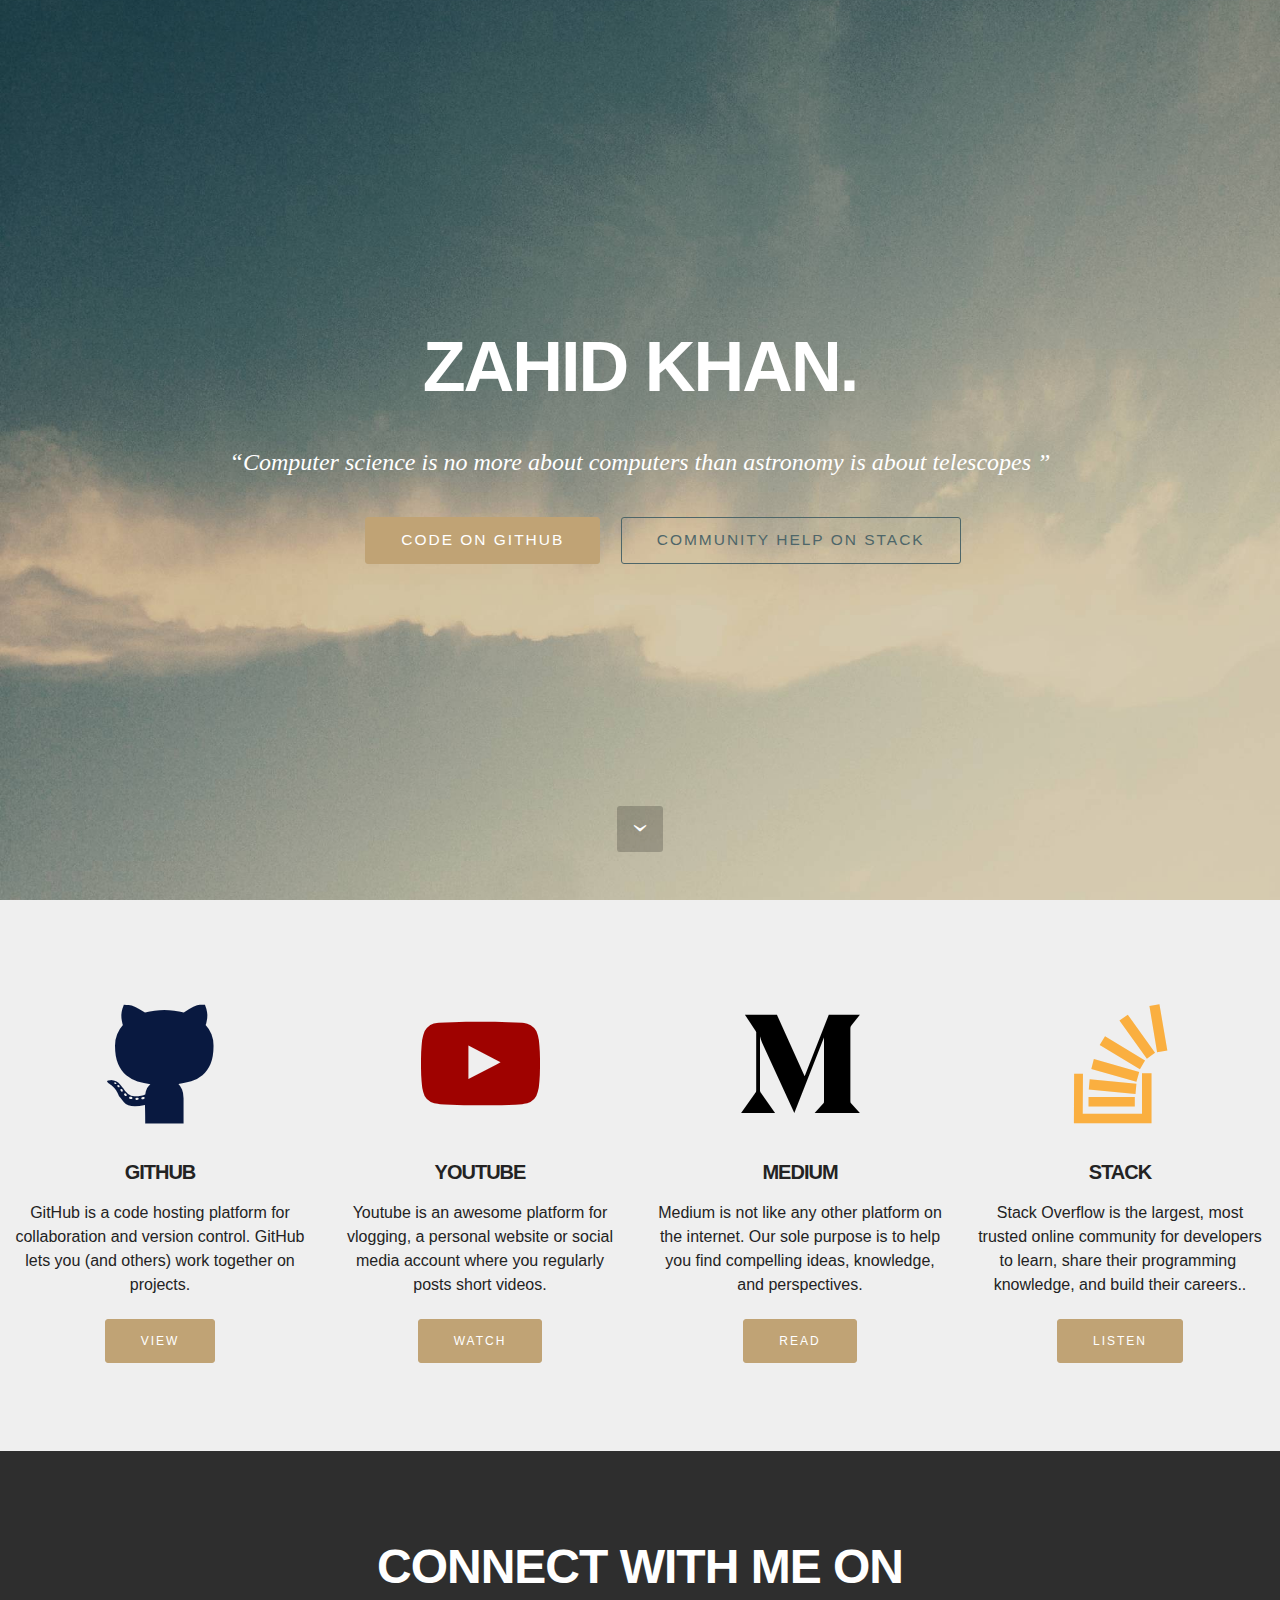
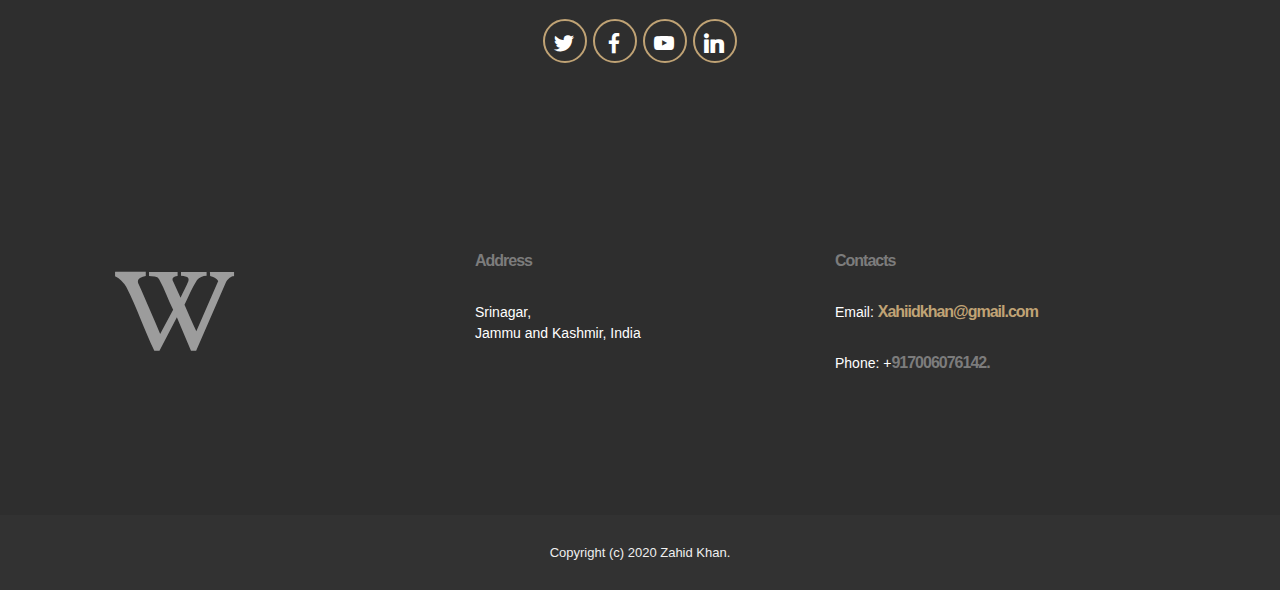
<file: index.html>
<!DOCTYPE html>
<html>
<head>
               <title> Zahid Khan</title>
</head>
  <meta charset="UTF-8">
  <meta http-equiv="X-UA-Compatible" content="IE=edge">
  <meta name="viewport" content="width=device-width, initial-scale=1">
  <link rel="shortcut icon" href="assets/images/logo.png" type="image/x-icon">
  <meta name="description" content="Software Engineer, Zahid Khan, Xee, Facebook, Github, Stackoverflow, email, phoneno, medium, youtube">
  
  

<link rel="stylesheet" href="assets/bootstrap/css/bootstrap.min.css">
 <link rel="stylesheet" href="assets/icons/style.css">
 <link rel="stylesheet" href="assets/theme/css/style.css">


  
  
<style type="text/css">
body, input, textarea,
.mbr-company .list-group-text {
  font-family: 'Raleway', sans-serif;
}
.mbr-footer-content li,
.mbr-footer .mbr-contacts li {
  font-family: 'Raleway', sans-serif;
}

.btn,.alert,h1,h2,h3,h4,h5,h6,
.h1,.h2,.h3,.h4,.h5,.h6,
.display-1,.display-2,.display-3,.display-4,
.mbr-figure .mbr-figure-caption,.mbr-gallery-title,
.mbr-map [data-state-details],.mbr-price {
  font-family: 'Montserrat', sans-serif;
}

.mbr-footer-content h1,.mbr-footer .mbr-contacts h1,.mbr-footer-content h2,
.mbr-footer .mbr-contacts h2,.mbr-footer-content h3,.mbr-footer .mbr-contacts h3, .mbr-footer-content h4,
.mbr-footer .mbr-contacts h4,.mbr-footer-content p strong,.mbr-footer .mbr-contacts p strong, 
.mbr-footer-content strong,.mbr-footer .mbr-contacts strong {
              font-family: 'Montserrat', sans-serif;
}
.btn-sm,.lead a,.lead blockquote,.mbr-section-subtitle,.mbr-section-hero .mbr-section-lead,
.mbr-cards .card-subtitle, .mbr-testimonial .card-block {
  font-family: 'Lora', serif;
}

.mbr-author-name {
  font-family: 'Montserrat', sans-serif;
}

.mbr-author-desc {
  font-family: 'Lora', serif;
}

.mbr-plan-title {
  font-family: 'Montserrat', sans-serif;
}
.mbr-plan-subtitle, .mbr-plan-price-desc {
  font-family: 'Lora', serif;
}

.mbr-company .list-group-item.active .list-group-text {
  color: #c0a375;
}
.mbr-footer p a,
.mbr-footer ul a {
  color: #c0a375;
}
.mbr-footer-content li::before,
.mbr-footer .mbr-contacts li::before {
  background: #c0a375;
}
.mbr-footer-content li a:hover,
.mbr-footer .mbr-contacts li a:hover {
  color: #c0a375;
}
.lead a,
.lead a:hover {
  color: #c0a375;
}
.mbr-small-footer a,
.mbr-gallery-filter li:hover {
  color: #c0a375;
}
.scrollToTop_wraper {
  opacity: 0 !important;
}
#footer1-2 P {
  color: #efefef;
}
#header1-1 .mbr-section-title {
  color: #ffffff;
  text-align: center;
}

#social-buttons4-5 .mbr-section-title,
#social-buttons4-5 .btn-social {
  color: #fff;
}

  </style>
  
</head>
<body>
<section class="mbr-section mbr-section-hero mbr-section-full mbr-parallax-background mbr-section-with-arrow"  style="background-image: url(assets/images/jumbotron.jpg);">
    <div class="mbr-table-cell">
        <div class="container">
            <div class="row">
                <div class="mbr-section col-md-10 col-md-offset-1 text-xs-center">
                    <h1 class="mbr-section-title display-1">ZAHID KHAN.</h1>
                    <p class="mbr-section-lead lead"> <br/> 
                             <q>Computer science is no more about computers than astronomy is about telescopes </q> 
                    </p>
                    <div class="mbr-section-btn" style="padding-left: 5%">
                         <a class="btn btn-lg btn-primary" href="https://www.github.com/Zahidkhan-xee">CODE ON GITHUB</a>
                        <a class="btn btn-lg btn-info-outline btn-info" href="https://stackoverflow.com/users/6073148/zahid-khan">COMMUNITY HELP ON STACK</a>
                   </div>
                </div>
            </div>
        </div>
    </div>

    <div class="mbr-arrow mbr-arrow-floating" aria-hidden="true"><a href="#features6-2"><i class="mbr-arrow-icon"></i></a></div>

</section>


<section class="mbr-cards mbr-section mbr-section-nopadding" id="features6-2" style="background-color: rgb(239, 239, 239);">
    <div class="mbr-cards-row row">
        <div class="mbr-cards-col col-xs-12 col-lg-3" style="padding-top: 80px; padding-bottom: 80px;">
            <div class="container">
              <div class="card cart-block">
                  <div class="card-img"><a href="https://www.github.com/Zahidkhan-xee" class="socicon socicon-github mbr-iconfont mbr-iconfont-features3" style="color: rgb(9, 25, 64);"></a></div>
                  <div class="card-block">
                    <h4 class="card-title">GITHUB</h4>
                    
                    <p class="card-text">GitHub is a code hosting platform for collaboration and version control.

GitHub lets you (and others) work together on projects.</p>
                    <div class="card-btn"><a href="https://www.github.com/Zahidkhan-xee" class="btn btn-primary">VIEW</a></div>
                    </div>
                </div>
            </div>
        </div>
        <div class="mbr-cards-col col-xs-12 col-lg-3" style="padding-top: 80px; padding-bottom: 80px;">
            <div class="container">
                <div class="card cart-block">
                    <div class="card-img"><a href="https://www.youtube.com/channel/UC_pmp3mndKpDdh8Ui0jwB-w" class="socicon socicon-youtube mbr-iconfont mbr-iconfont-features3" style="color: rgb(159, 2, 0);"></a></div>
                    <div class="card-block">
                        <h4 class="card-title">YOUTUBE</h4>
                        
                        <p class="card-text">Youtube is an awesome platform for vlogging, a personal website or social media account where you regularly posts short videos.</p>
                        <div class="card-btn"><a href="https://www.youtube.com/channel/UC_pmp3mndKpDdh8Ui0jwB-w" class="btn btn-primary">WATCH</a></div>
                    </div>
                </div>
            </div>
        </div>
        <div class="mbr-cards-col col-xs-12 col-lg-3" style="padding-top: 80px; padding-bottom: 80px;">
            <div class="container">
                <div class="card cart-block">
                    <div class="card-img"><a href="https://medium.com/@ZahidKhan.Xee" class="socicon socicon-medium  mbr-iconfont mbr-iconfont-features3"  style="color: rgb(0, 0, 0);"></a></div>
                    <div class="card-block">
                         <h4 class="card-title">MEDIUM</h4>
                        <p class="card-text">Medium is not like any other platform on the internet. Our sole purpose is to help you find compelling ideas, knowledge, and perspectives.</p>
                        <div class="card-btn"><a href="https://medium.com/@ZahidKhan.Xee" class="btn btn-primary">READ</a></div>
                    </div>
                </div>
            </div>
        </div>
        <div class="mbr-cards-col col-xs-12 col-lg-3" style="padding-top: 80px; padding-bottom: 80px;">
            <div class="container">
                <div class="card cart-block">
                    <div class="card-img"><a href="https://stackoverflow.com/users/6073148/zahid-khan" class="socicon socicon-stackoverflow mbr-iconfont mbr-iconfont-features3" style="color: rgb(250, 175, 64);"></a></div>
                    <div class="card-block">
                        <h4 class="card-title">STACK</h4>
                        
                        <p class="card-text">Stack Overflow is the largest, most trusted online community for developers to learn, share​ ​their programming ​knowledge, and build their careers..</p>
                        <div class="card-btn"><a href="https://stackoverflow.com/users/6073148/zahid-khan" class="btn btn-primary">LISTEN</a></div>
                    </div>
                </div>
            </div>
        </div>
        
        
    </div>
</section>

<section class="mbr-section mbr-section-md-padding" id="social-buttons4-5" style="background-color: rgb(46, 46, 46); padding-top: 90px; padding-bottom: 90px;">
    
    <div class="container">
        <div class="row">
            <div class="col-md-8 col-md-offset-2 text-xs-center">
                <h3 class="mbr-section-title display-2">CONNECT WITH ME ON</h3>
                <div><a class="btn btn-social" title="Twitter" target="_blank" href="https://twitter.com/Zahidkhan.xee"><i class="socicon socicon-twitter"></i></a> <a class="btn btn-social" title="Facebook" target="_blank" href="https://www.facebook.com/Zahidkhan.xee"><i class="socicon socicon-facebook"></i></a>  <a class="btn btn-social" title="YouTube" target="_blank" href="#"><i class="socicon socicon-youtube"></i></a>    <a class="btn btn-social" title="LinkedIn" target="_blank" href="https://www.linkedin.com/in/Zahidkhan.xee"><i class="socicon socicon-linkedin"></i></a>   </div>
            </div>
        </div>
    </div>
</section>

<section class="mbr-section mbr-section-md-padding mbr-footer footer1" id="contacts1-6" style="background-color: rgb(46, 46, 46); padding-top: 90px; padding-bottom: 90px;">
    
    <div class="container">
        <div class="row">
            <div class="mbr-footer-content col-xs-12 col-md-4">
                <div><span class=" socicon-wikipedia  mbr-iconfont mbr-iconfont-contacts1"></span></div>
            </div>
            <div class="mbr-footer-content col-xs-12 col-md-4">
                <p><strong>Address</strong><br>Srinagar,<br>Jammu and Kashmir, India<br><br></p>
            </div>
            <div class="mbr-footer-content col-xs-12 col-md-3">
                <p><strong>Contacts</strong><br>
Email: <strong><a href="mailto:xahiidkhan@gmail.com?subject=What to know about " target="_blank">Xahiidkhan@gmail.com</a></strong><br>
Phone: +<strong>917006076142.</strong><br><br></p>
            </div>

        </div>
    </div>
</section>

<footer class="mbr-small-footer mbr-section mbr-section-nopadding" id="footer1-2" style="background-color: rgb(50, 50, 50); padding-top: 1.75rem; padding-bottom: 1.75rem;">
    <div class="container">
            <p class="text-xs-center">Copyright (c) 2020 Zahid Khan.</p>
    </div>
</footer>


  <script src="assets/smooth-scroll/SmoothScroll.js"></script> 
  <input name="animation" type="hidden">
  </body>
</html>
</file>
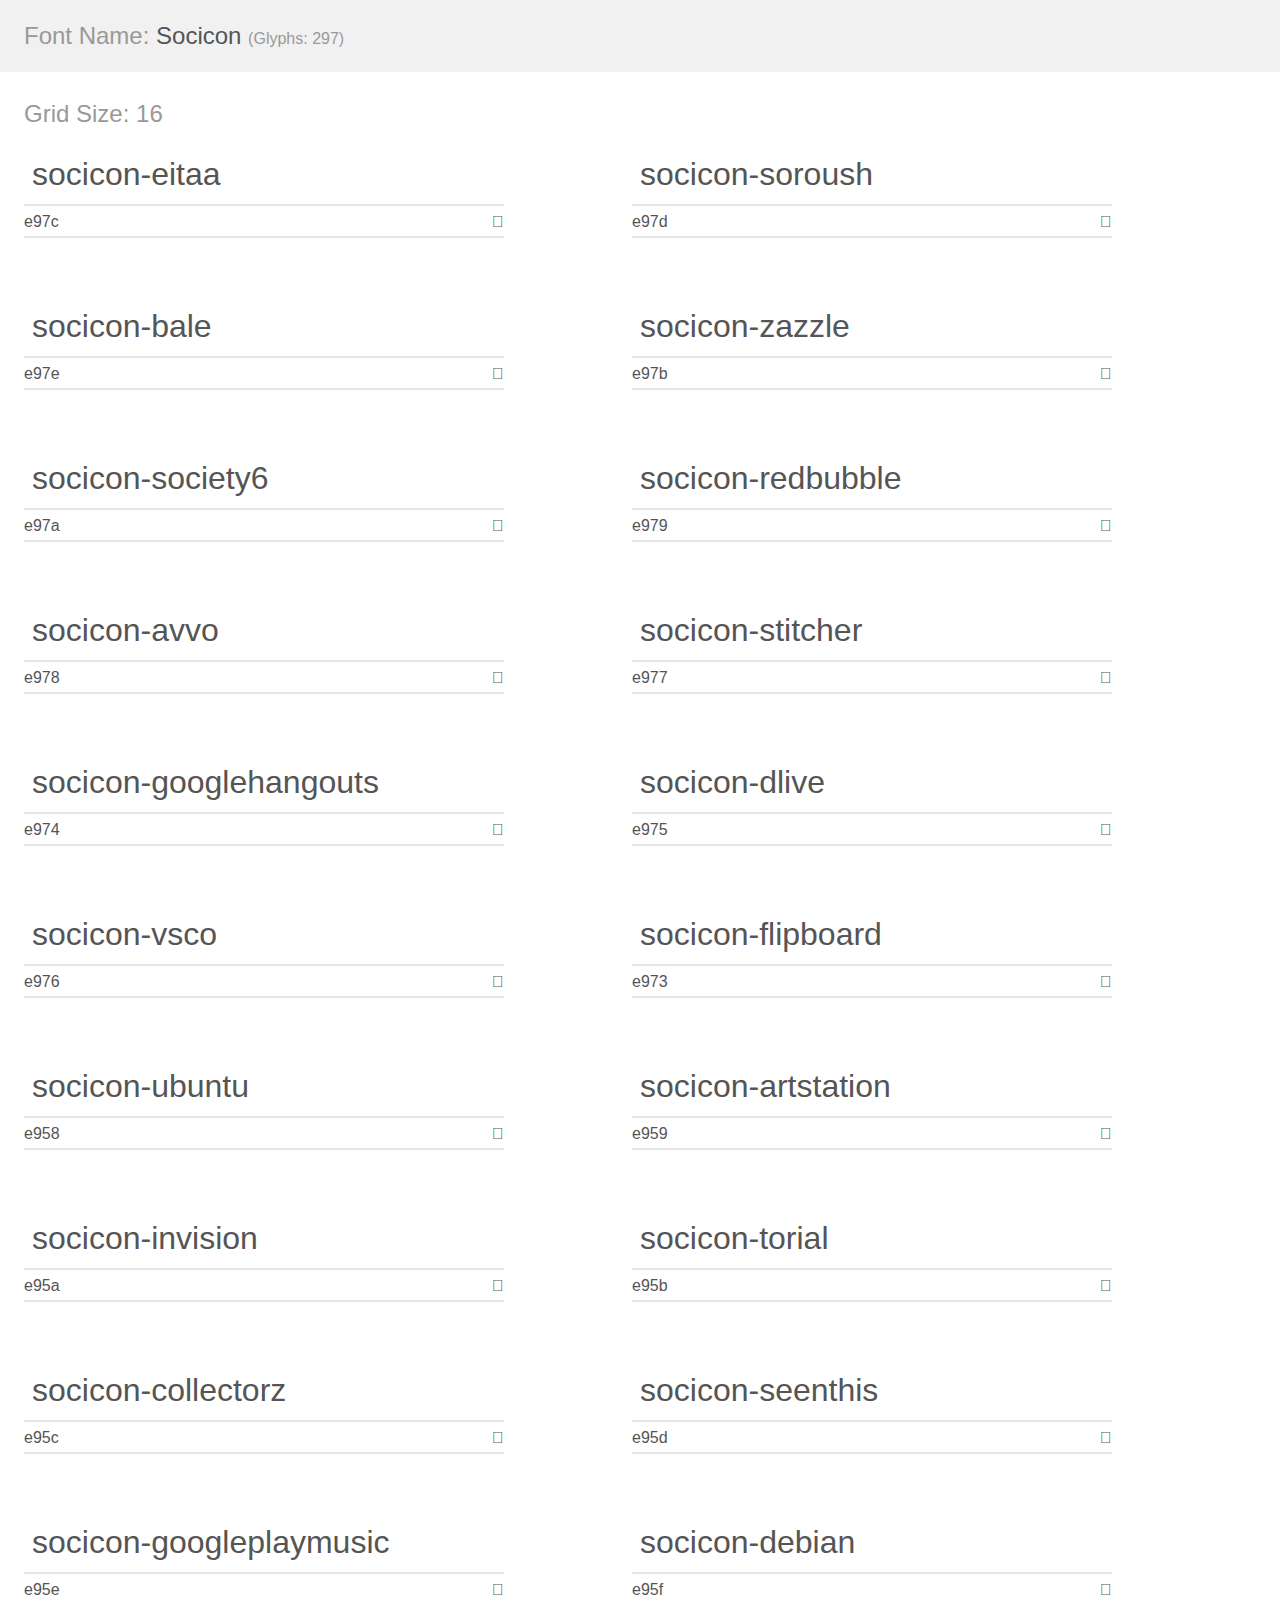
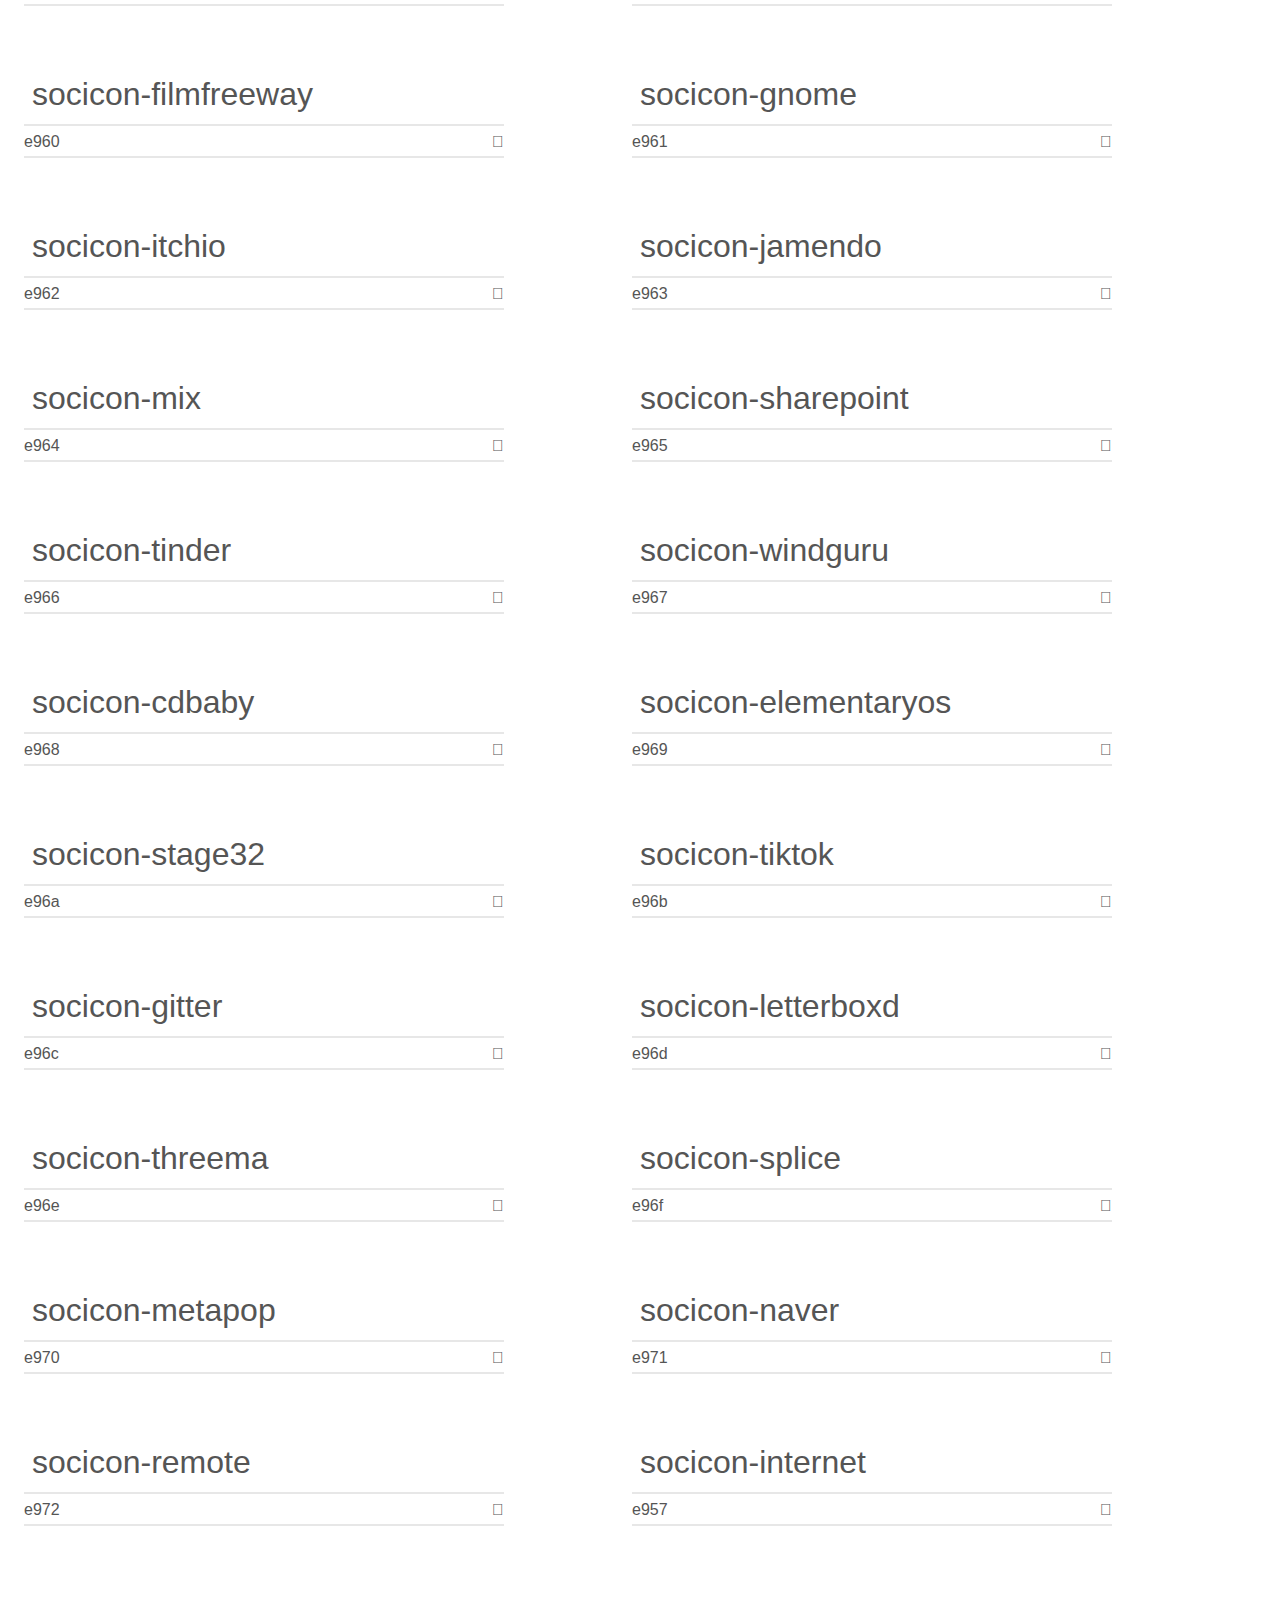
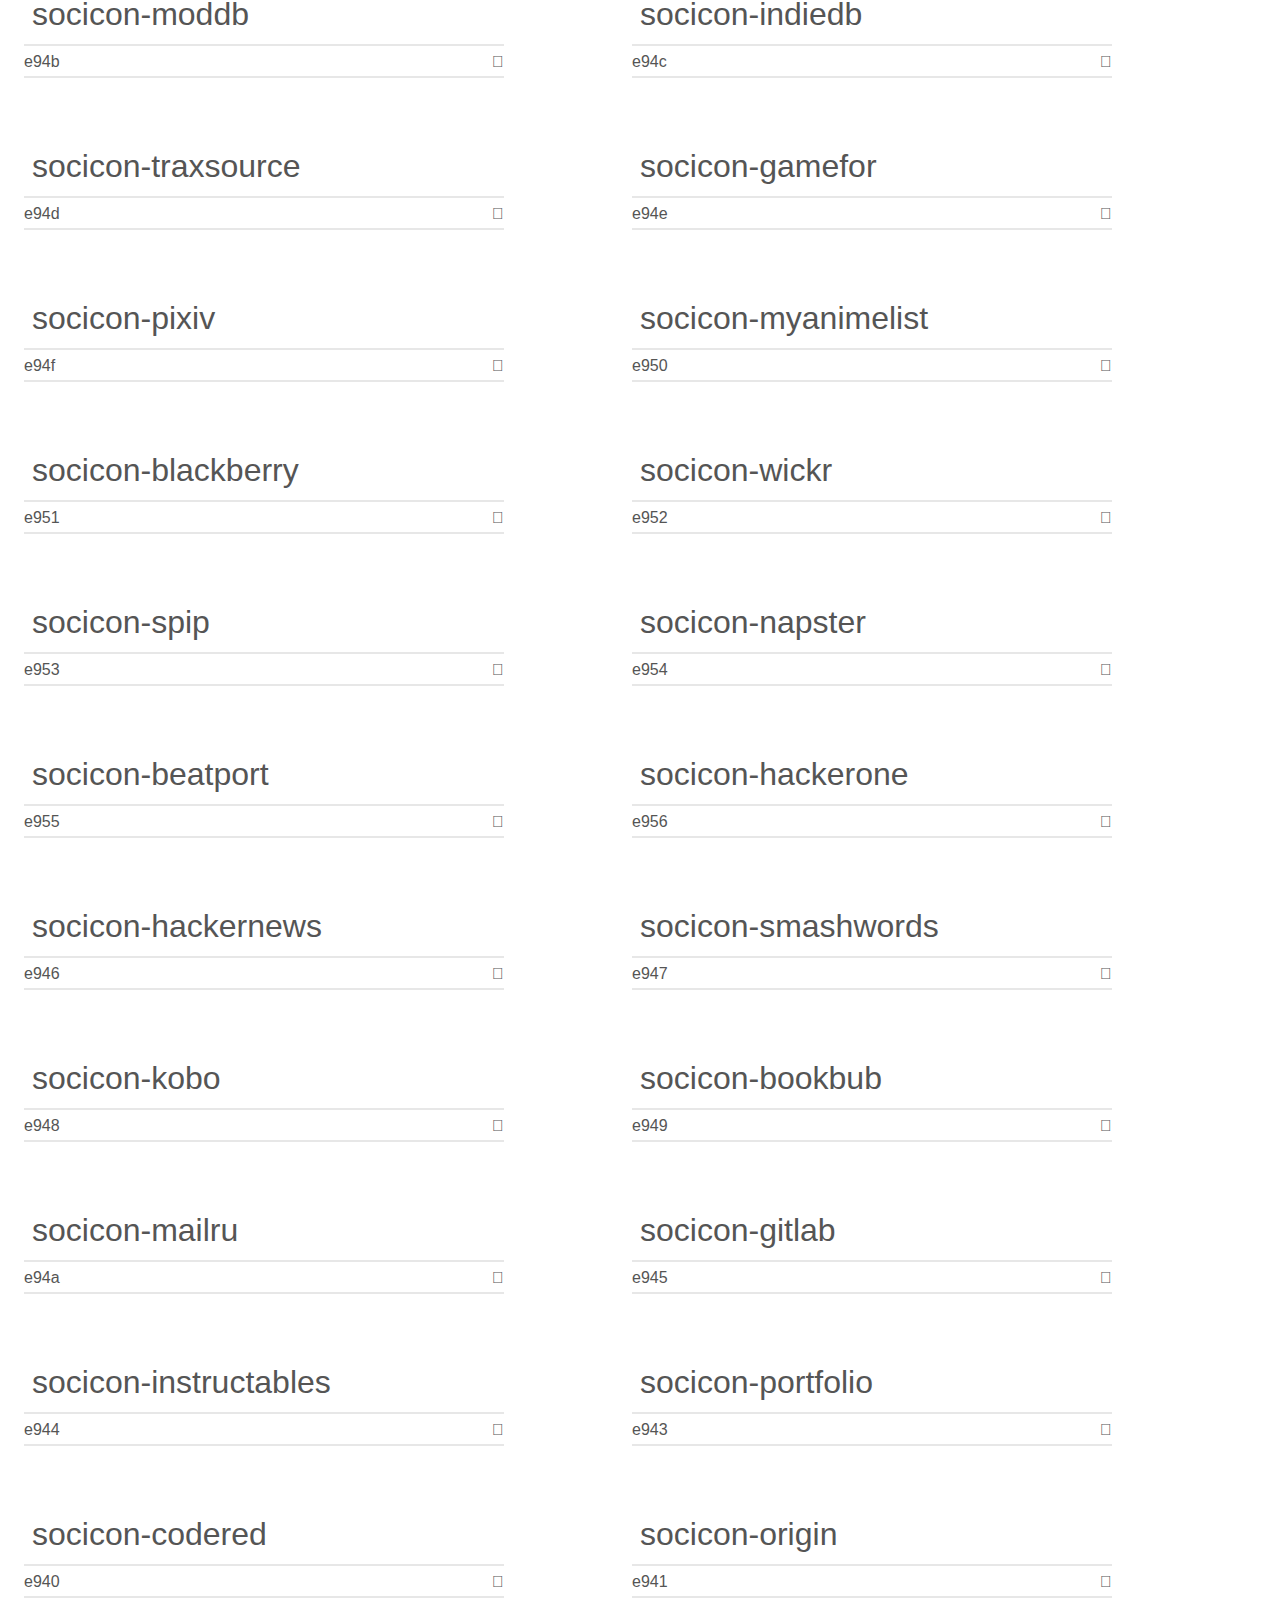
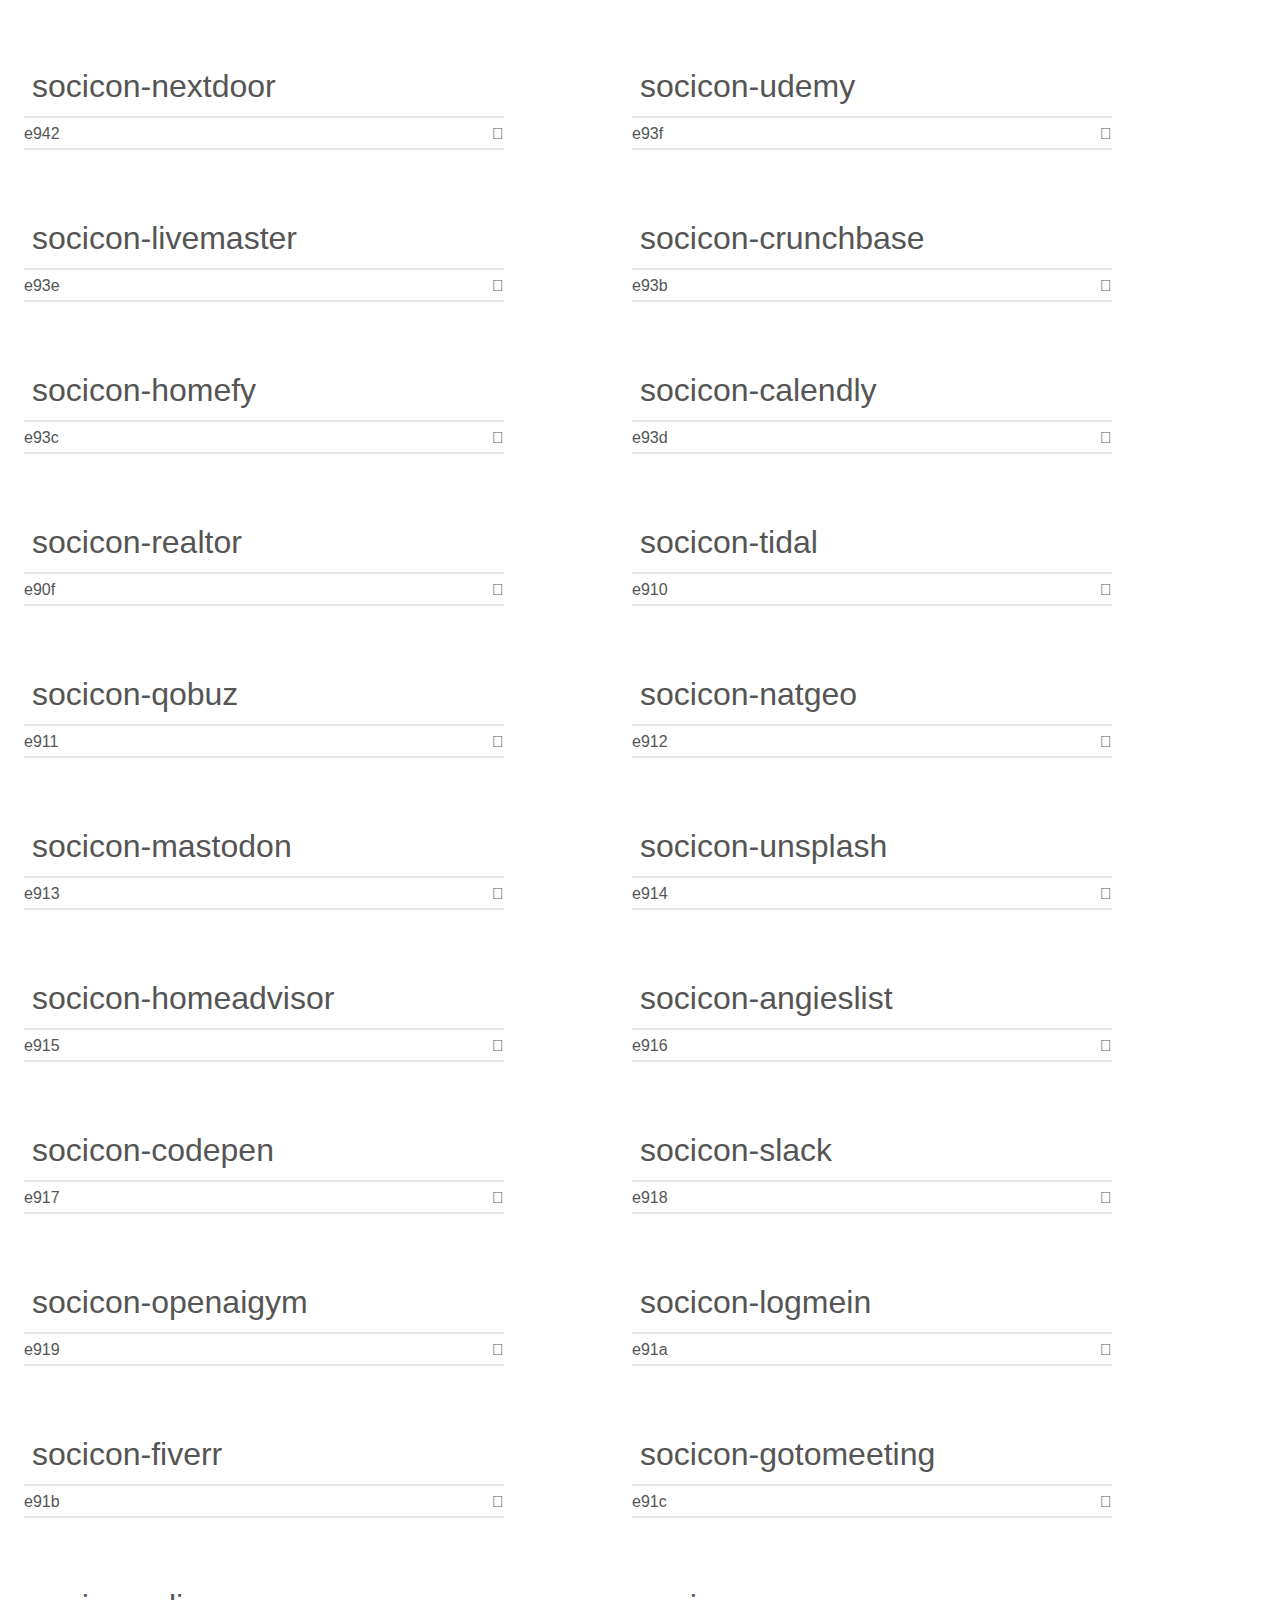
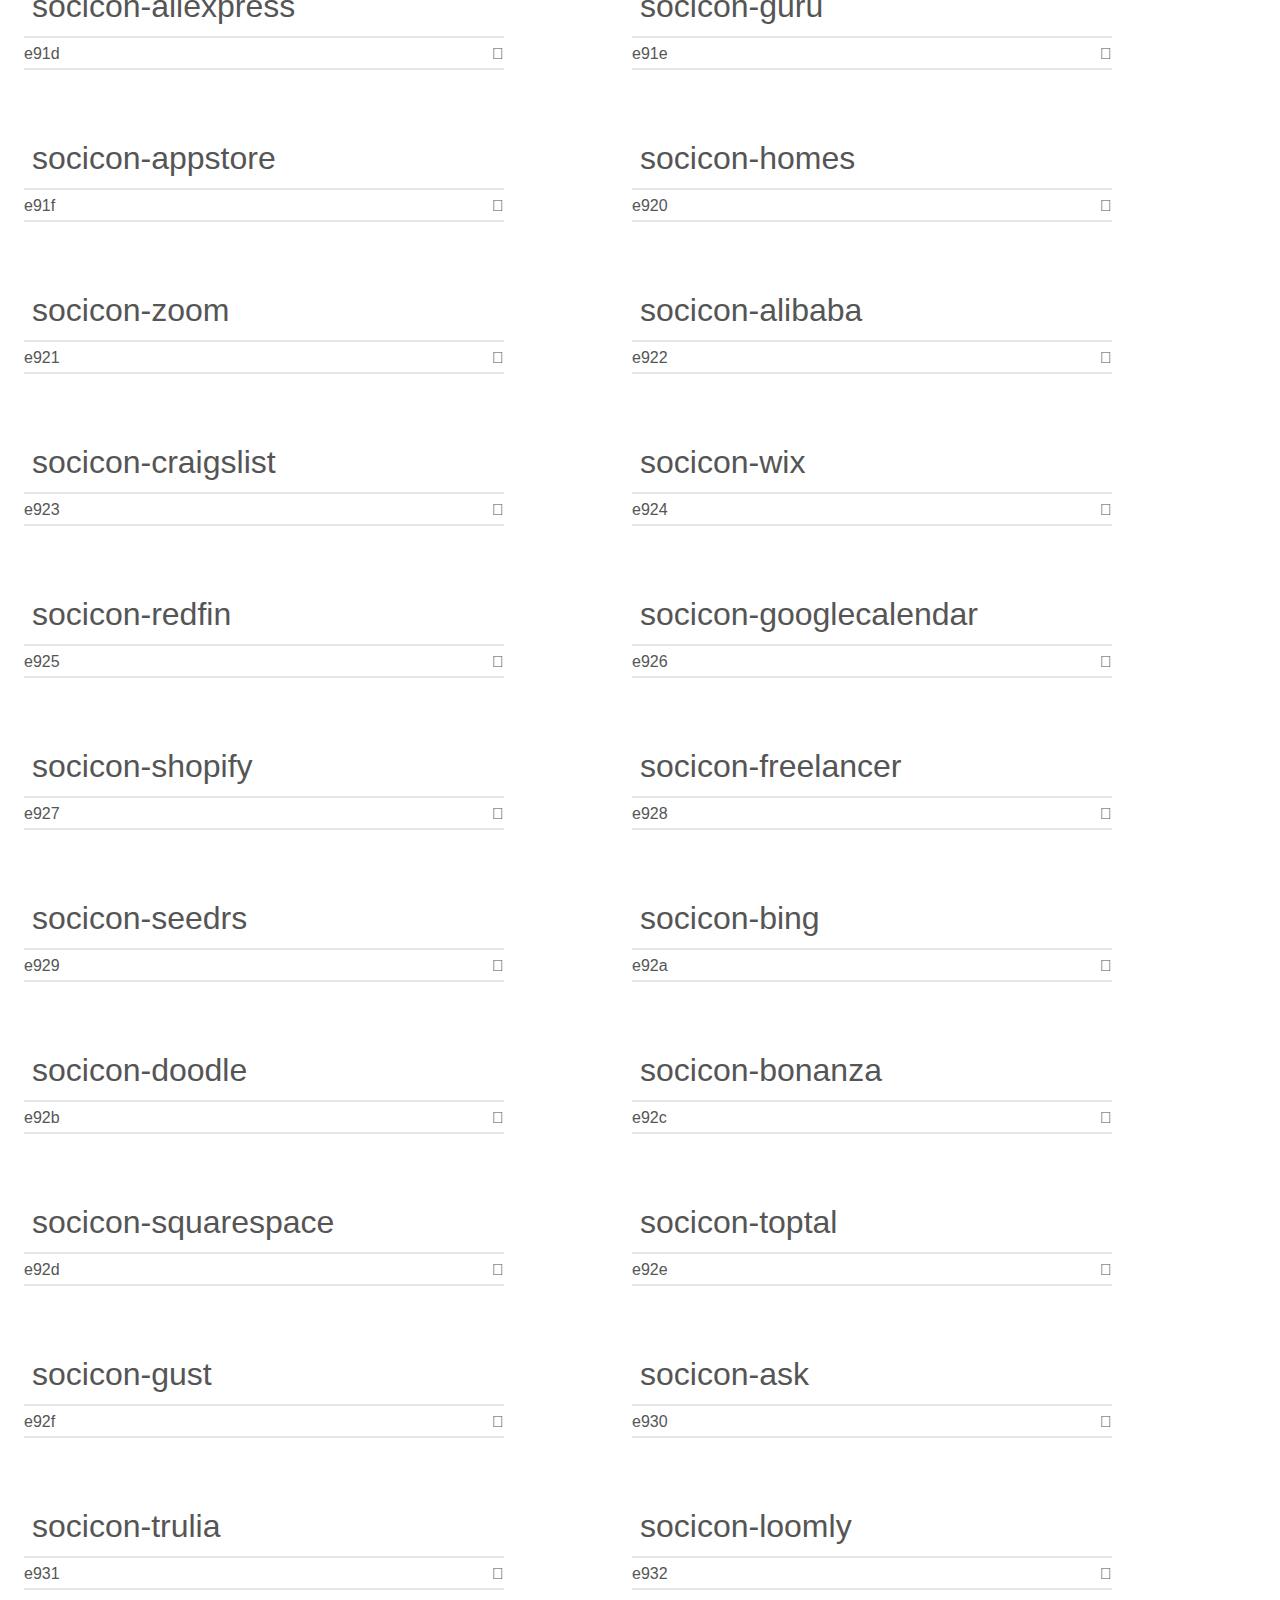
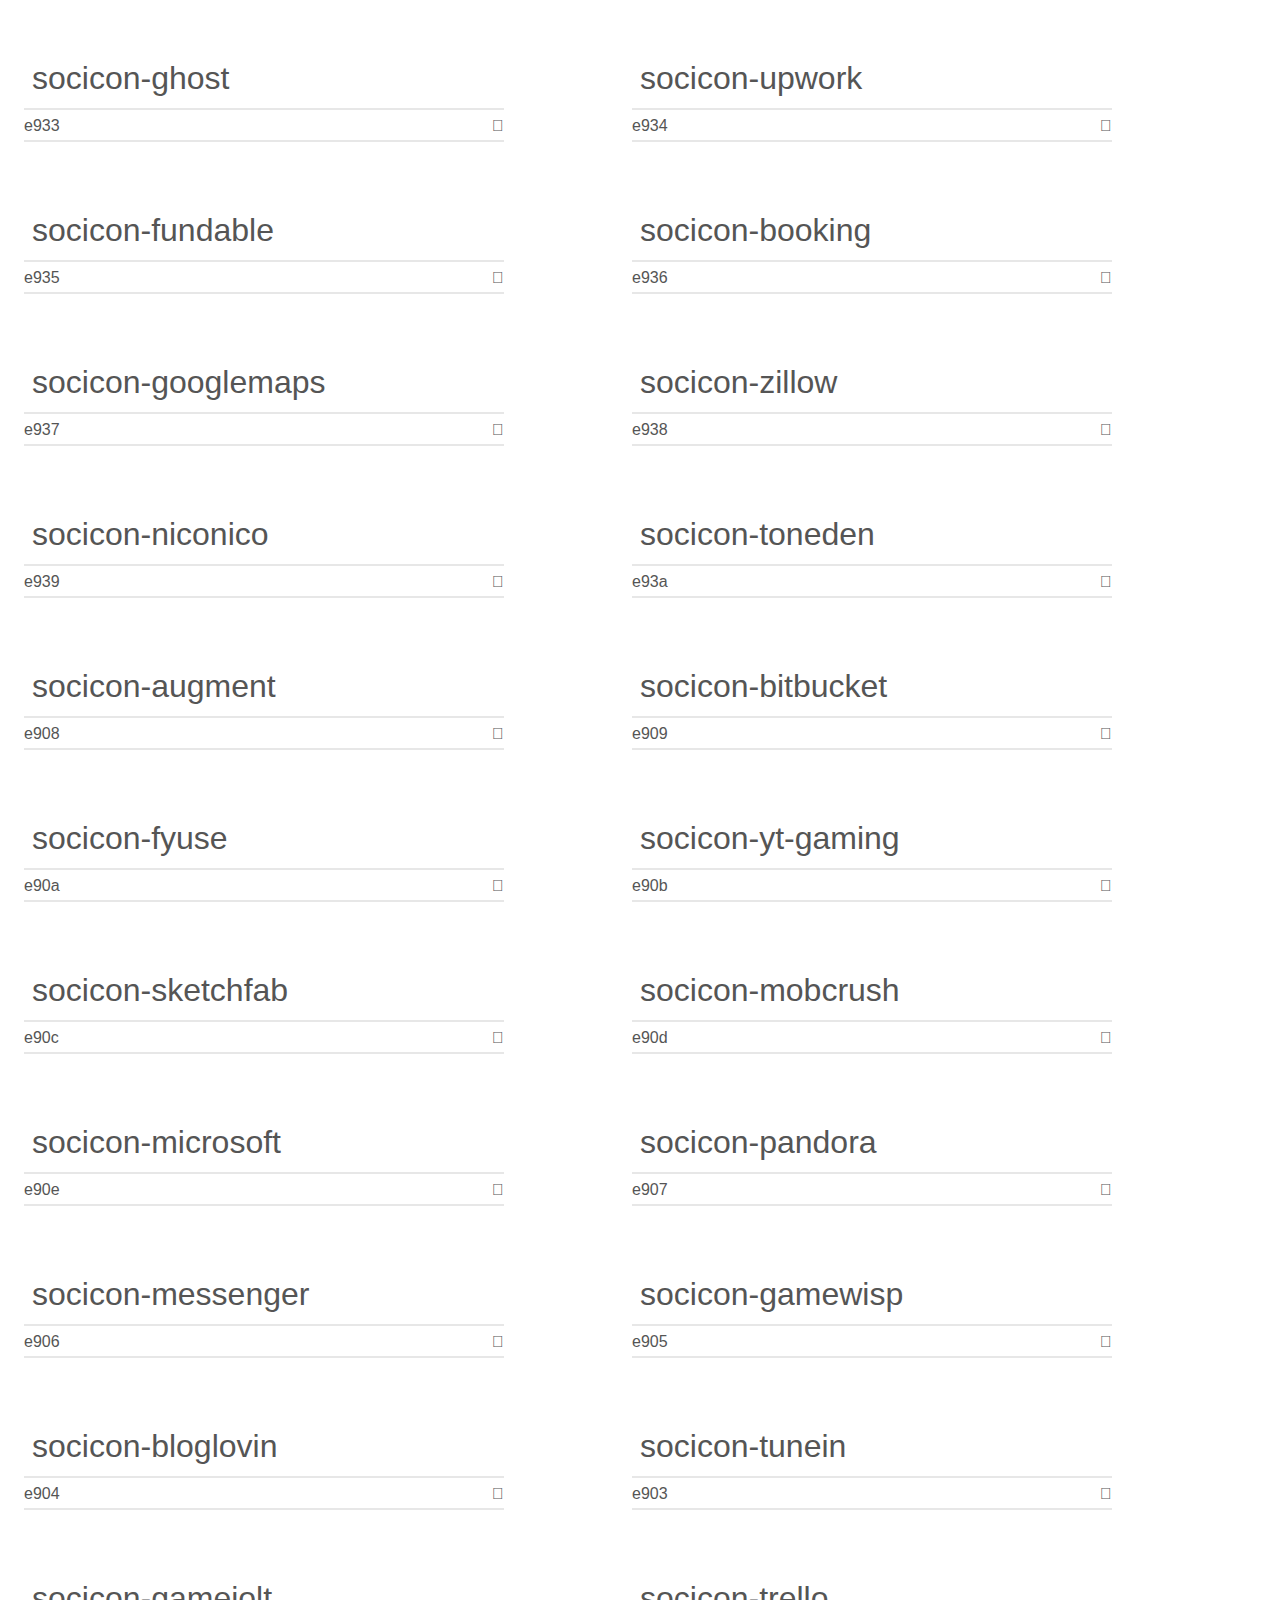
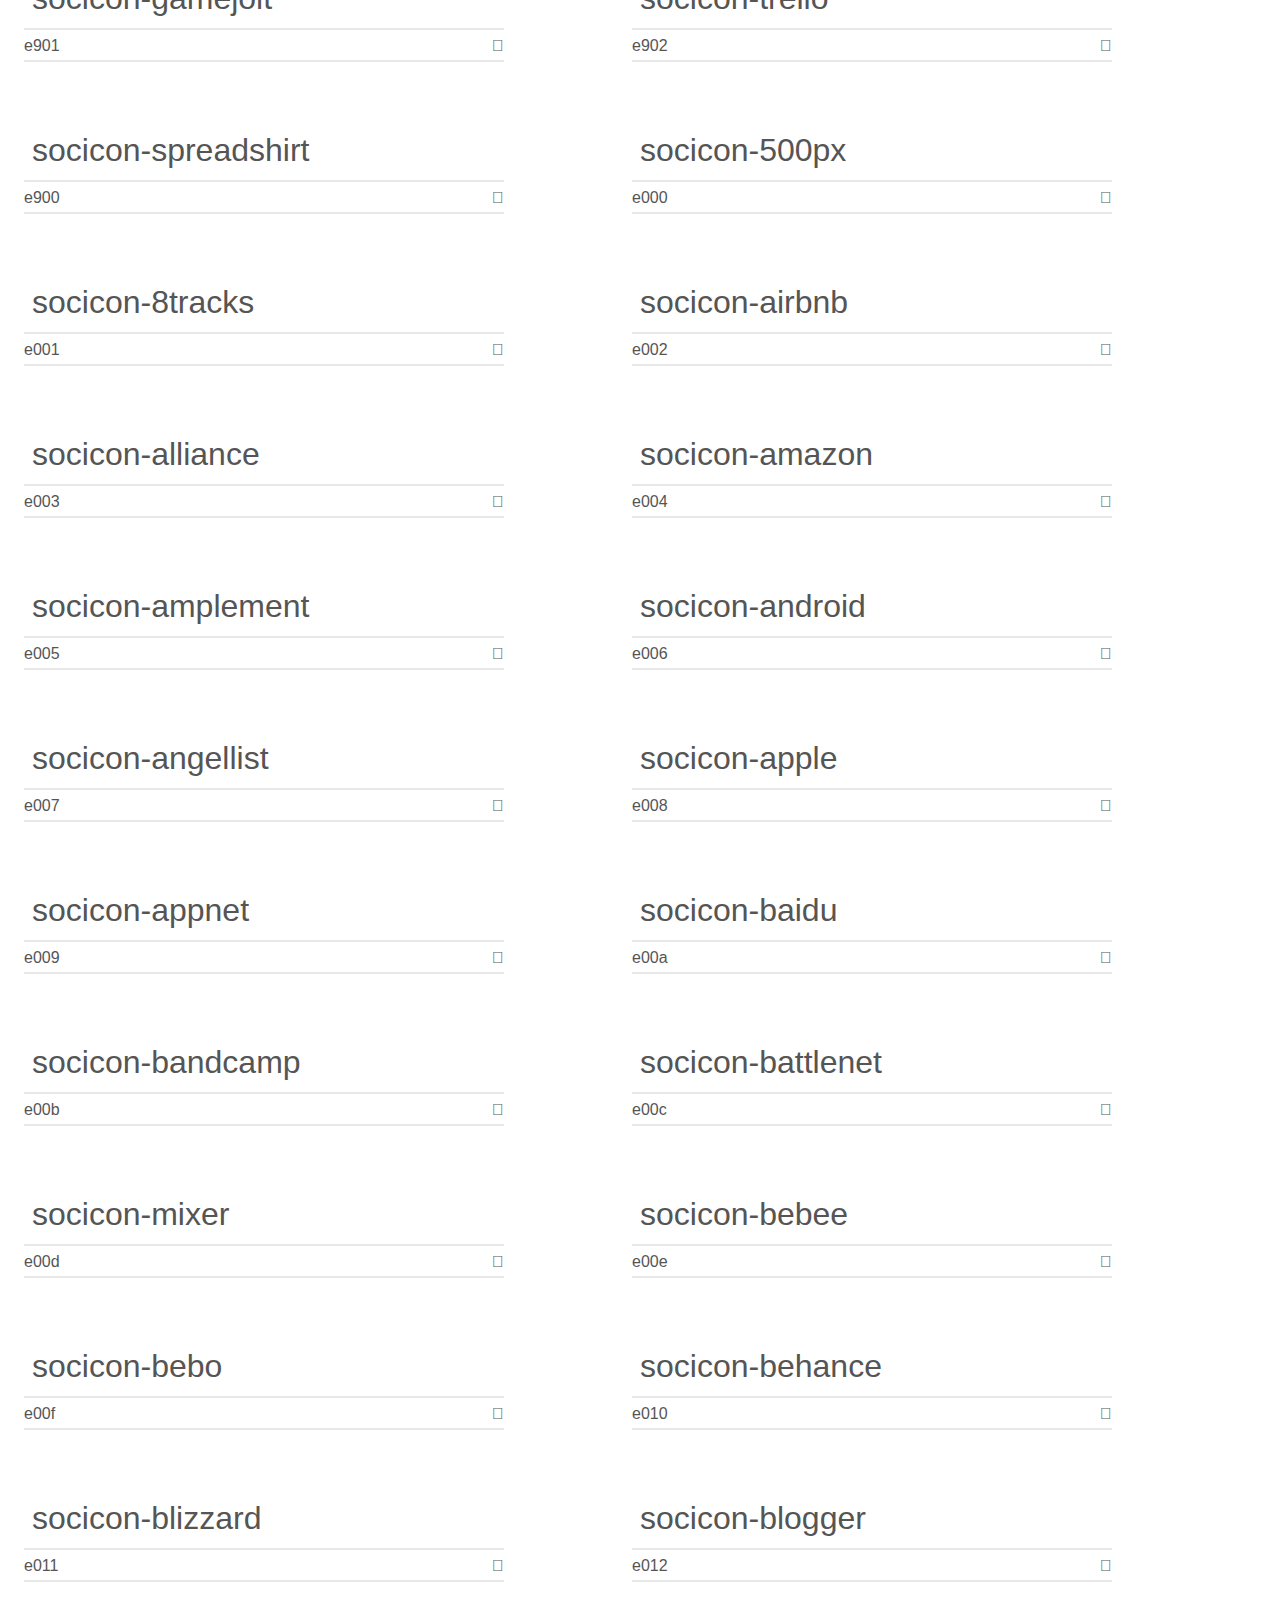
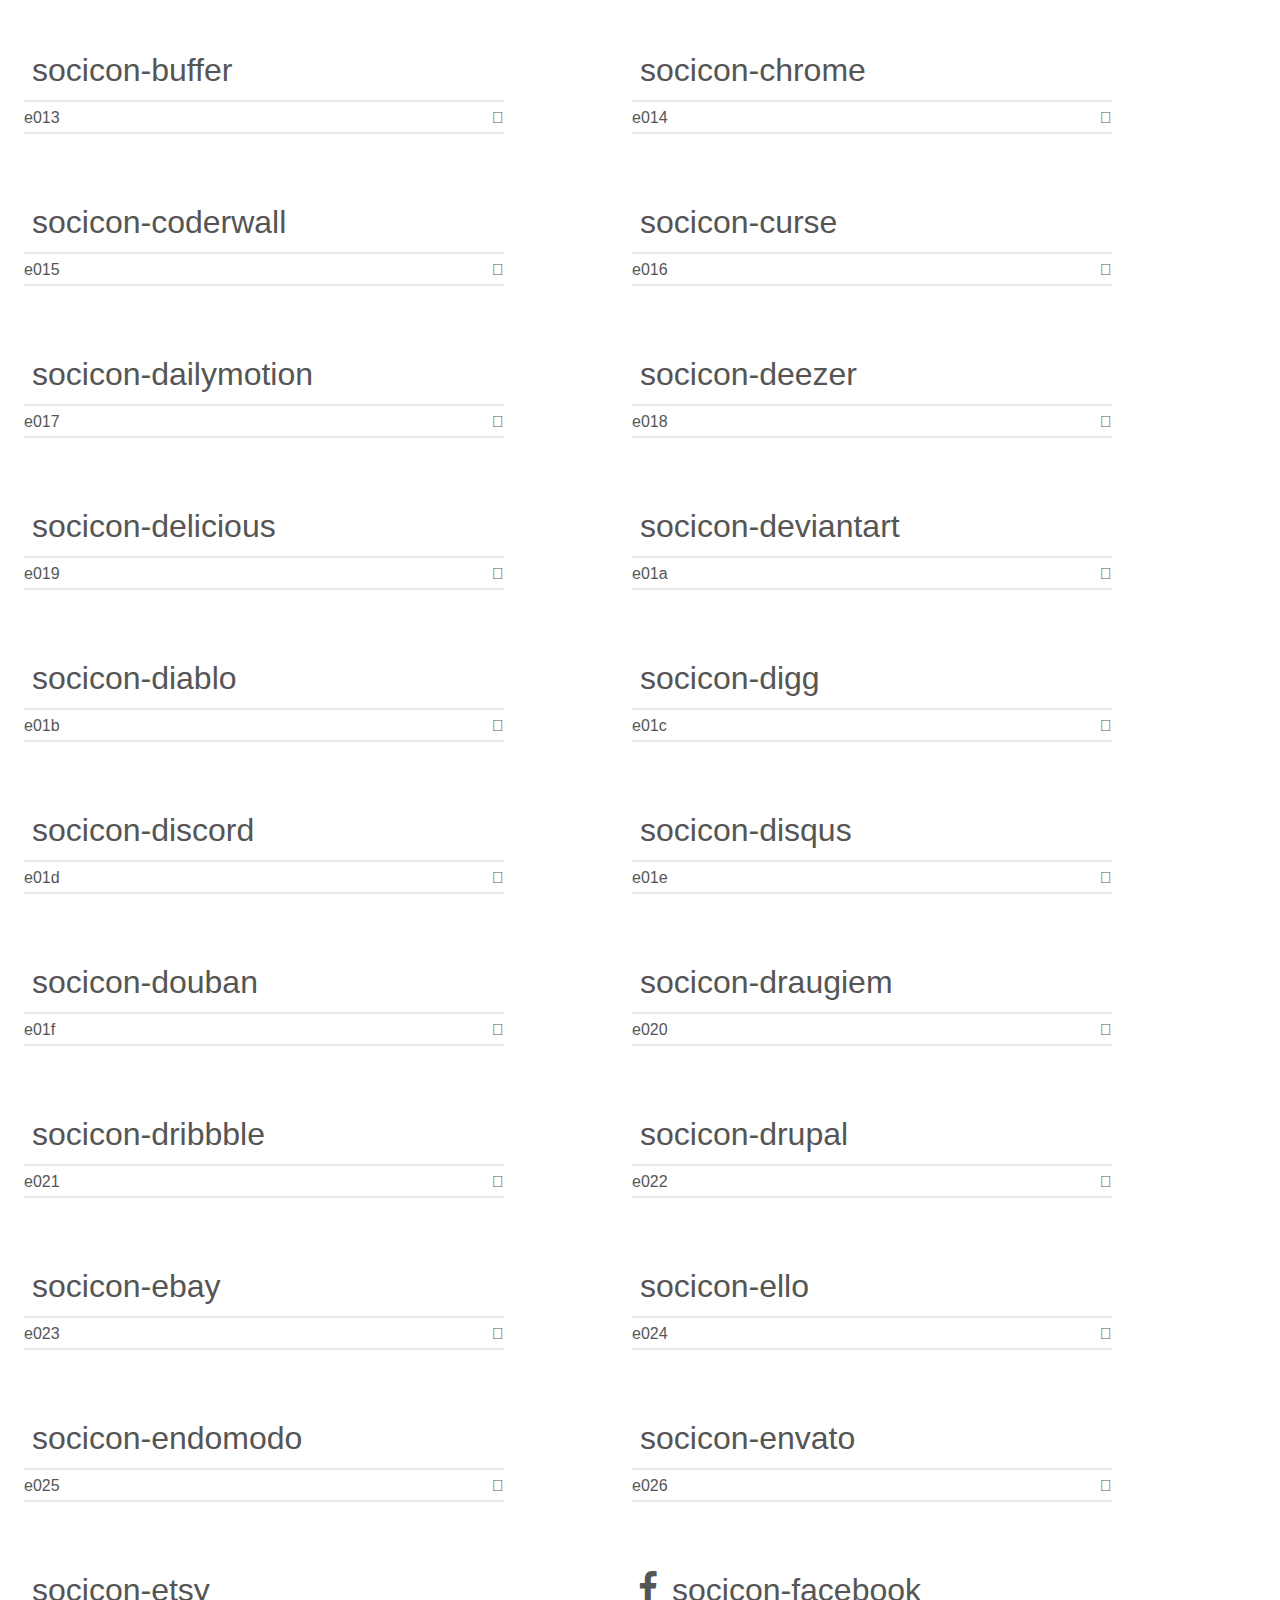
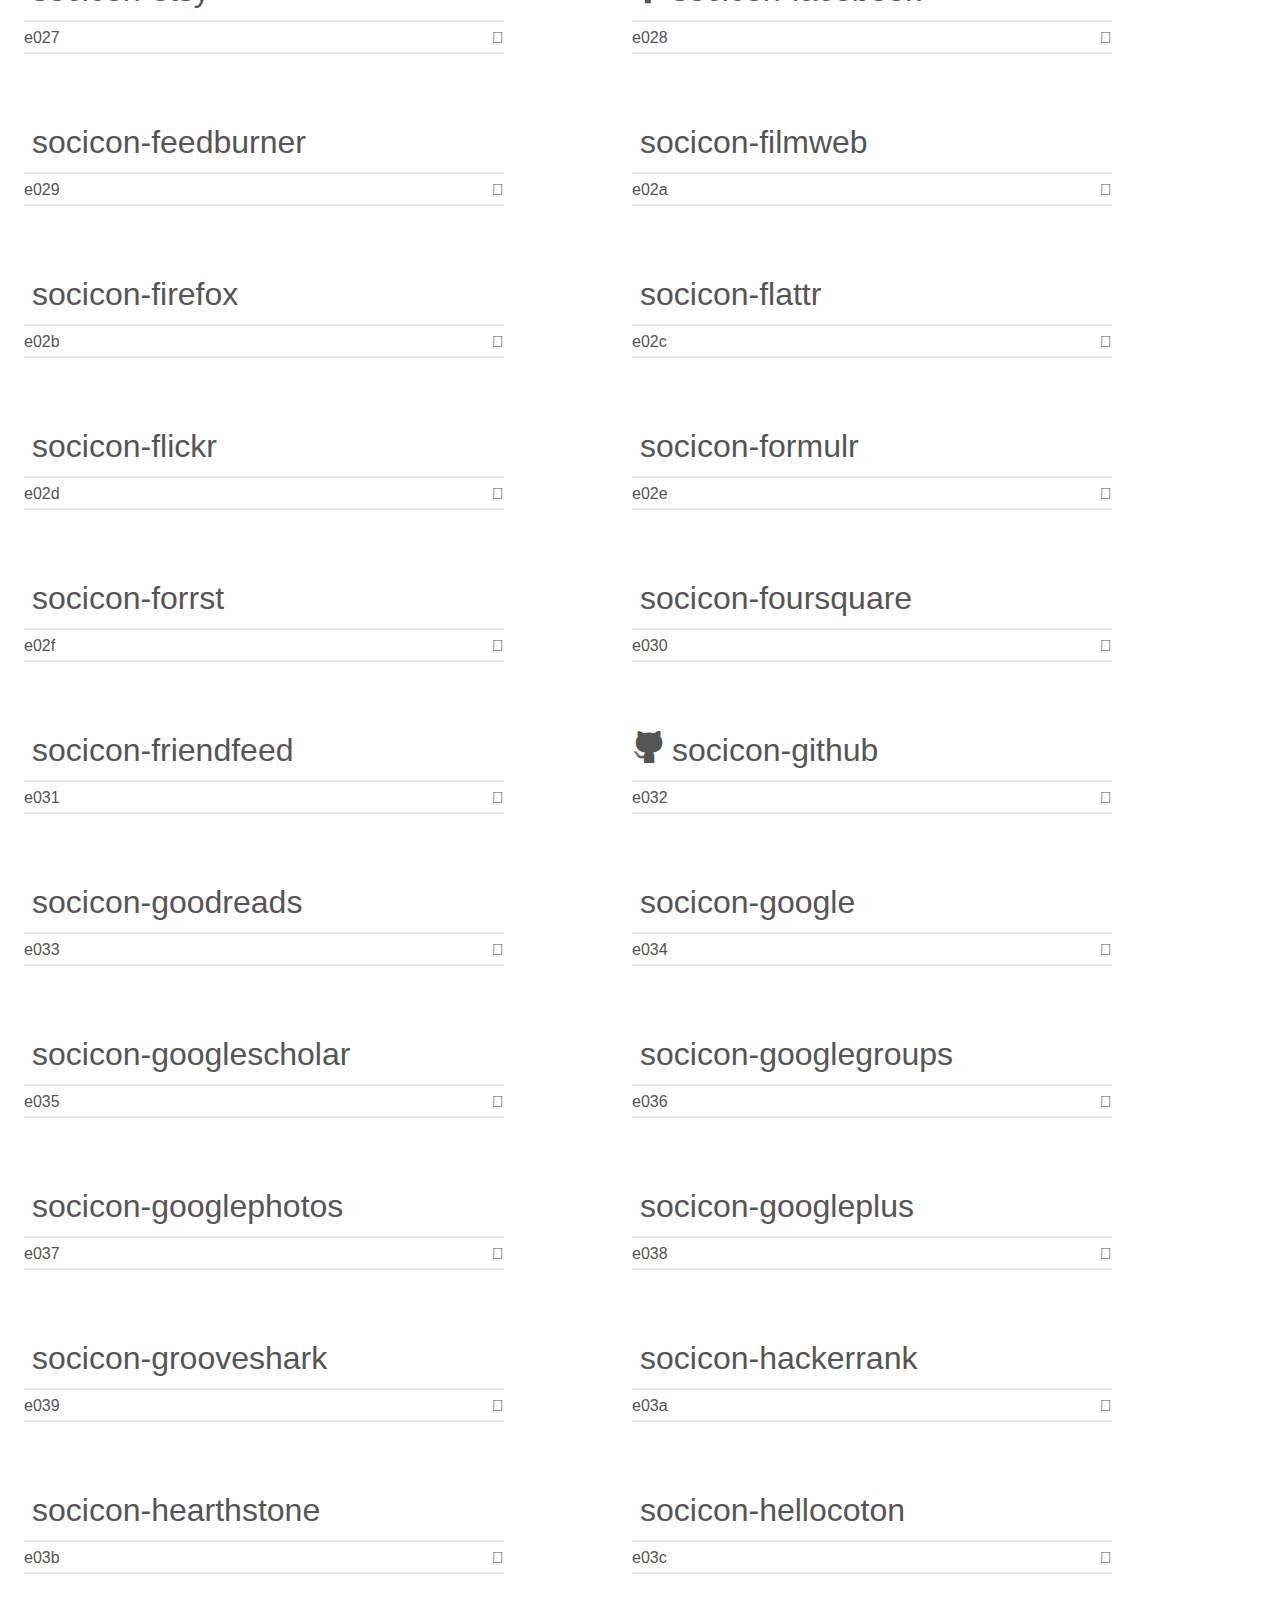
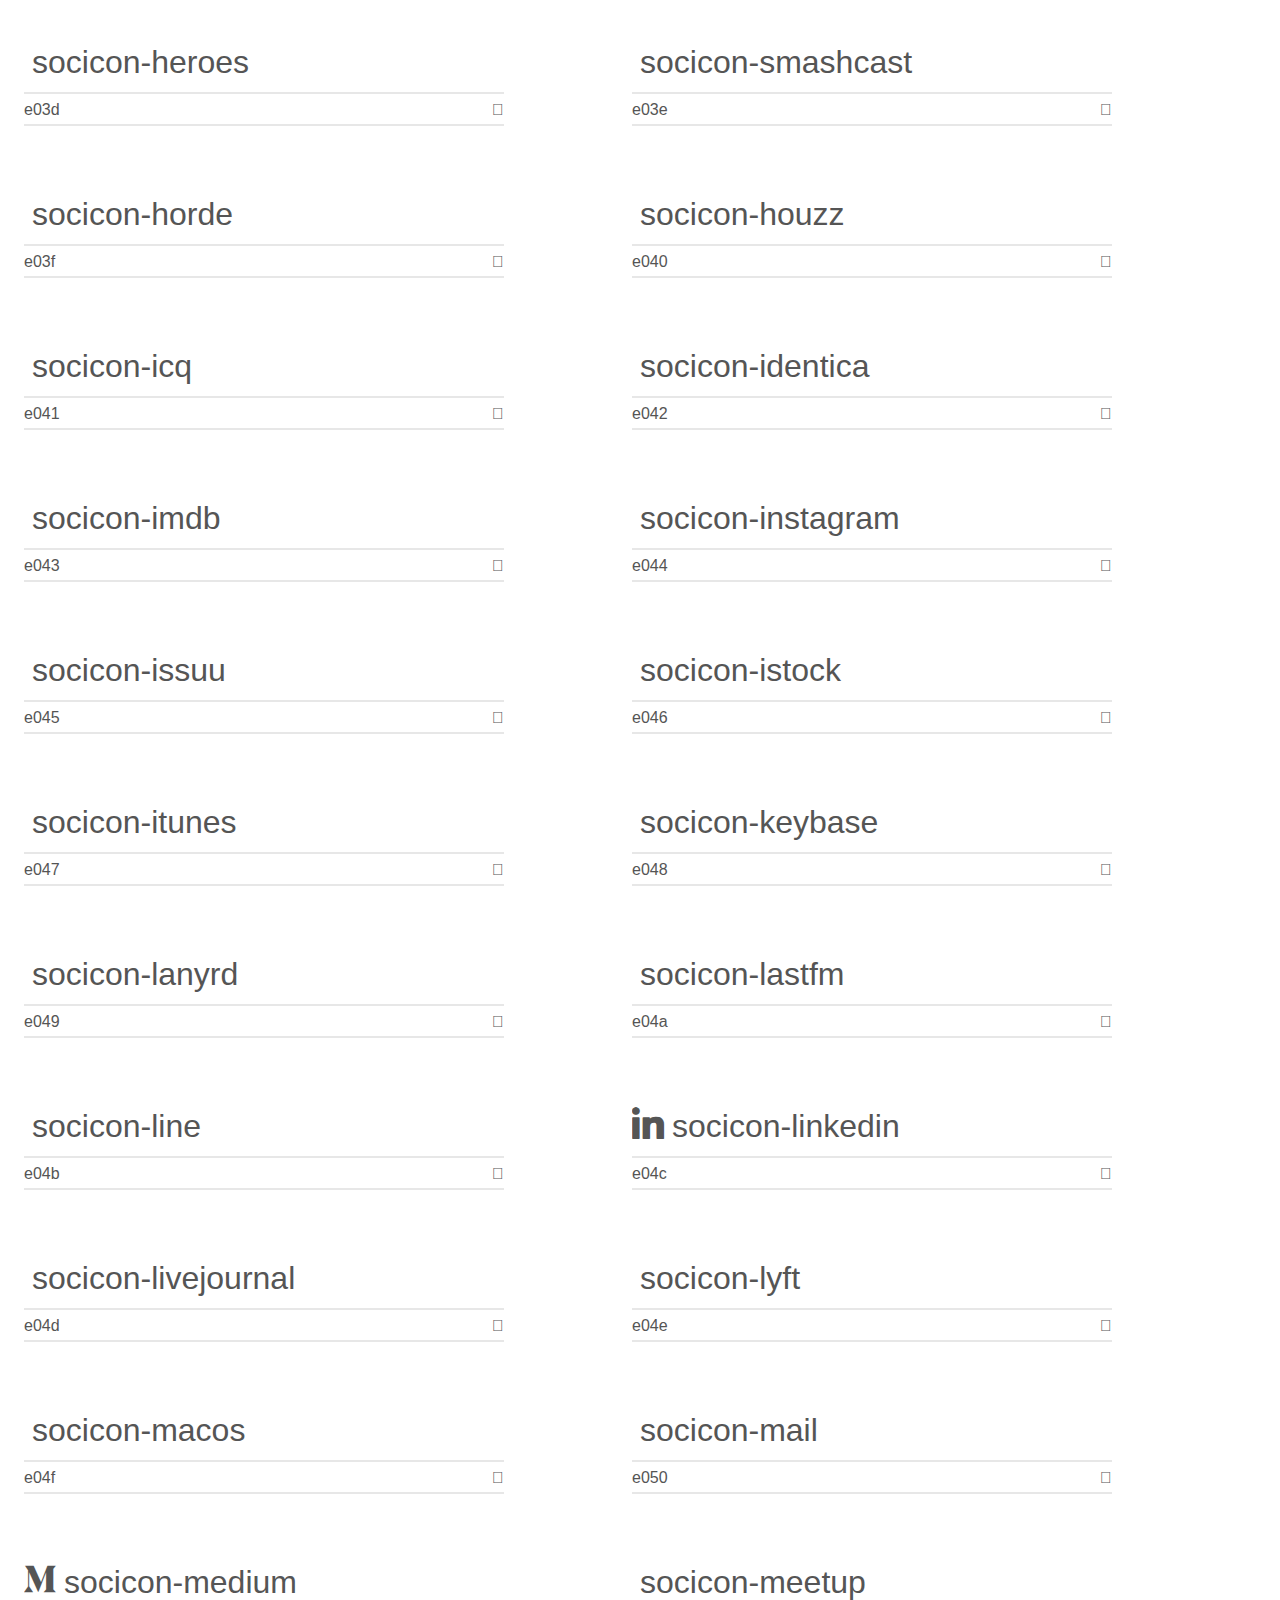
<file: assets/icons/demo.html>
<!doctype html>
<html>
<head>
    <meta charset="utf-8">
    <title>IcoMoon Demo</title>
    <meta name="description" content="An Icon Font Generated By IcoMoon.io">
    <meta name="viewport" content="width=device-width, initial-scale=1">
    <link rel="stylesheet" href="demo-files/demo.css">
    <link rel="stylesheet" href="style.css"></head>
<body>
    <div class="bgc1 clearfix">
        <h1 class="mhmm mvm"><span class="fgc1">Font Name:</span> Socicon <small class="fgc1">(Glyphs:&nbsp;297)</small></h1>
    </div>
    <div class="clearfix mhl ptl">
        <h1 class="mvm mtn fgc1">Grid Size: 16</h1>
        <div class="glyph fs1">
            <div class="clearfix bshadow0 pbs">
                <span class="socicon-eitaa">
                
                </span>
                <span class="mls"> socicon-eitaa</span>
            </div>
            <fieldset class="fs0 size1of1 clearfix hidden-false">
                <input type="text" readonly value="e97c" class="unit size1of2" />
                <input type="text" maxlength="1" readonly value="&#xe97c;" class="unitRight size1of2 talign-right" />
            </fieldset>
            <div class="fs0 bshadow0 clearfix hidden-true">
                <span class="unit pvs fgc1">liga: </span>
                <input type="text" readonly value="" class="liga unitRight" />
            </div>
        </div>
        <div class="glyph fs1">
            <div class="clearfix bshadow0 pbs">
                <span class="socicon-soroush">
                
                </span>
                <span class="mls"> socicon-soroush</span>
            </div>
            <fieldset class="fs0 size1of1 clearfix hidden-false">
                <input type="text" readonly value="e97d" class="unit size1of2" />
                <input type="text" maxlength="1" readonly value="&#xe97d;" class="unitRight size1of2 talign-right" />
            </fieldset>
            <div class="fs0 bshadow0 clearfix hidden-true">
                <span class="unit pvs fgc1">liga: </span>
                <input type="text" readonly value="" class="liga unitRight" />
            </div>
        </div>
        <div class="glyph fs1">
            <div class="clearfix bshadow0 pbs">
                <span class="socicon-bale">
                
                </span>
                <span class="mls"> socicon-bale</span>
            </div>
            <fieldset class="fs0 size1of1 clearfix hidden-false">
                <input type="text" readonly value="e97e" class="unit size1of2" />
                <input type="text" maxlength="1" readonly value="&#xe97e;" class="unitRight size1of2 talign-right" />
            </fieldset>
            <div class="fs0 bshadow0 clearfix hidden-true">
                <span class="unit pvs fgc1">liga: </span>
                <input type="text" readonly value="" class="liga unitRight" />
            </div>
        </div>
        <div class="glyph fs1">
            <div class="clearfix bshadow0 pbs">
                <span class="socicon-zazzle">
                
                </span>
                <span class="mls"> socicon-zazzle</span>
            </div>
            <fieldset class="fs0 size1of1 clearfix hidden-false">
                <input type="text" readonly value="e97b" class="unit size1of2" />
                <input type="text" maxlength="1" readonly value="&#xe97b;" class="unitRight size1of2 talign-right" />
            </fieldset>
            <div class="fs0 bshadow0 clearfix hidden-true">
                <span class="unit pvs fgc1">liga: </span>
                <input type="text" readonly value="" class="liga unitRight" />
            </div>
        </div>
        <div class="glyph fs1">
            <div class="clearfix bshadow0 pbs">
                <span class="socicon-society6">
                
                </span>
                <span class="mls"> socicon-society6</span>
            </div>
            <fieldset class="fs0 size1of1 clearfix hidden-false">
                <input type="text" readonly value="e97a" class="unit size1of2" />
                <input type="text" maxlength="1" readonly value="&#xe97a;" class="unitRight size1of2 talign-right" />
            </fieldset>
            <div class="fs0 bshadow0 clearfix hidden-true">
                <span class="unit pvs fgc1">liga: </span>
                <input type="text" readonly value="" class="liga unitRight" />
            </div>
        </div>
        <div class="glyph fs1">
            <div class="clearfix bshadow0 pbs">
                <span class="socicon-redbubble">
                
                </span>
                <span class="mls"> socicon-redbubble</span>
            </div>
            <fieldset class="fs0 size1of1 clearfix hidden-false">
                <input type="text" readonly value="e979" class="unit size1of2" />
                <input type="text" maxlength="1" readonly value="&#xe979;" class="unitRight size1of2 talign-right" />
            </fieldset>
            <div class="fs0 bshadow0 clearfix hidden-true">
                <span class="unit pvs fgc1">liga: </span>
                <input type="text" readonly value="" class="liga unitRight" />
            </div>
        </div>
        <div class="glyph fs1">
            <div class="clearfix bshadow0 pbs">
                <span class="socicon-avvo">
                
                </span>
                <span class="mls"> socicon-avvo</span>
            </div>
            <fieldset class="fs0 size1of1 clearfix hidden-false">
                <input type="text" readonly value="e978" class="unit size1of2" />
                <input type="text" maxlength="1" readonly value="&#xe978;" class="unitRight size1of2 talign-right" />
            </fieldset>
            <div class="fs0 bshadow0 clearfix hidden-true">
                <span class="unit pvs fgc1">liga: </span>
                <input type="text" readonly value="" class="liga unitRight" />
            </div>
        </div>
        <div class="glyph fs1">
            <div class="clearfix bshadow0 pbs">
                <span class="socicon-stitcher">
                
                </span>
                <span class="mls"> socicon-stitcher</span>
            </div>
            <fieldset class="fs0 size1of1 clearfix hidden-false">
                <input type="text" readonly value="e977" class="unit size1of2" />
                <input type="text" maxlength="1" readonly value="&#xe977;" class="unitRight size1of2 talign-right" />
            </fieldset>
            <div class="fs0 bshadow0 clearfix hidden-true">
                <span class="unit pvs fgc1">liga: </span>
                <input type="text" readonly value="" class="liga unitRight" />
            </div>
        </div>
        <div class="glyph fs1">
            <div class="clearfix bshadow0 pbs">
                <span class="socicon-googlehangouts">
                
                </span>
                <span class="mls"> socicon-googlehangouts</span>
            </div>
            <fieldset class="fs0 size1of1 clearfix hidden-false">
                <input type="text" readonly value="e974" class="unit size1of2" />
                <input type="text" maxlength="1" readonly value="&#xe974;" class="unitRight size1of2 talign-right" />
            </fieldset>
            <div class="fs0 bshadow0 clearfix hidden-true">
                <span class="unit pvs fgc1">liga: </span>
                <input type="text" readonly value="" class="liga unitRight" />
            </div>
        </div>
        <div class="glyph fs1">
            <div class="clearfix bshadow0 pbs">
                <span class="socicon-dlive">
                
                </span>
                <span class="mls"> socicon-dlive</span>
            </div>
            <fieldset class="fs0 size1of1 clearfix hidden-false">
                <input type="text" readonly value="e975" class="unit size1of2" />
                <input type="text" maxlength="1" readonly value="&#xe975;" class="unitRight size1of2 talign-right" />
            </fieldset>
            <div class="fs0 bshadow0 clearfix hidden-true">
                <span class="unit pvs fgc1">liga: </span>
                <input type="text" readonly value="" class="liga unitRight" />
            </div>
        </div>
        <div class="glyph fs1">
            <div class="clearfix bshadow0 pbs">
                <span class="socicon-vsco">
                
                </span>
                <span class="mls"> socicon-vsco</span>
            </div>
            <fieldset class="fs0 size1of1 clearfix hidden-false">
                <input type="text" readonly value="e976" class="unit size1of2" />
                <input type="text" maxlength="1" readonly value="&#xe976;" class="unitRight size1of2 talign-right" />
            </fieldset>
            <div class="fs0 bshadow0 clearfix hidden-true">
                <span class="unit pvs fgc1">liga: </span>
                <input type="text" readonly value="" class="liga unitRight" />
            </div>
        </div>
        <div class="glyph fs1">
            <div class="clearfix bshadow0 pbs">
                <span class="socicon-flipboard">
                
                </span>
                <span class="mls"> socicon-flipboard</span>
            </div>
            <fieldset class="fs0 size1of1 clearfix hidden-false">
                <input type="text" readonly value="e973" class="unit size1of2" />
                <input type="text" maxlength="1" readonly value="&#xe973;" class="unitRight size1of2 talign-right" />
            </fieldset>
            <div class="fs0 bshadow0 clearfix hidden-true">
                <span class="unit pvs fgc1">liga: </span>
                <input type="text" readonly value="" class="liga unitRight" />
            </div>
        </div>
        <div class="glyph fs1">
            <div class="clearfix bshadow0 pbs">
                <span class="socicon-ubuntu">
                
                </span>
                <span class="mls"> socicon-ubuntu</span>
            </div>
            <fieldset class="fs0 size1of1 clearfix hidden-false">
                <input type="text" readonly value="e958" class="unit size1of2" />
                <input type="text" maxlength="1" readonly value="&#xe958;" class="unitRight size1of2 talign-right" />
            </fieldset>
            <div class="fs0 bshadow0 clearfix hidden-true">
                <span class="unit pvs fgc1">liga: </span>
                <input type="text" readonly value="" class="liga unitRight" />
            </div>
        </div>
        <div class="glyph fs1">
            <div class="clearfix bshadow0 pbs">
                <span class="socicon-artstation">
                
                </span>
                <span class="mls"> socicon-artstation</span>
            </div>
            <fieldset class="fs0 size1of1 clearfix hidden-false">
                <input type="text" readonly value="e959" class="unit size1of2" />
                <input type="text" maxlength="1" readonly value="&#xe959;" class="unitRight size1of2 talign-right" />
            </fieldset>
            <div class="fs0 bshadow0 clearfix hidden-true">
                <span class="unit pvs fgc1">liga: </span>
                <input type="text" readonly value="" class="liga unitRight" />
            </div>
        </div>
        <div class="glyph fs1">
            <div class="clearfix bshadow0 pbs">
                <span class="socicon-invision">
                
                </span>
                <span class="mls"> socicon-invision</span>
            </div>
            <fieldset class="fs0 size1of1 clearfix hidden-false">
                <input type="text" readonly value="e95a" class="unit size1of2" />
                <input type="text" maxlength="1" readonly value="&#xe95a;" class="unitRight size1of2 talign-right" />
            </fieldset>
            <div class="fs0 bshadow0 clearfix hidden-true">
                <span class="unit pvs fgc1">liga: </span>
                <input type="text" readonly value="" class="liga unitRight" />
            </div>
        </div>
        <div class="glyph fs1">
            <div class="clearfix bshadow0 pbs">
                <span class="socicon-torial">
                
                </span>
                <span class="mls"> socicon-torial</span>
            </div>
            <fieldset class="fs0 size1of1 clearfix hidden-false">
                <input type="text" readonly value="e95b" class="unit size1of2" />
                <input type="text" maxlength="1" readonly value="&#xe95b;" class="unitRight size1of2 talign-right" />
            </fieldset>
            <div class="fs0 bshadow0 clearfix hidden-true">
                <span class="unit pvs fgc1">liga: </span>
                <input type="text" readonly value="" class="liga unitRight" />
            </div>
        </div>
        <div class="glyph fs1">
            <div class="clearfix bshadow0 pbs">
                <span class="socicon-collectorz">
                
                </span>
                <span class="mls"> socicon-collectorz</span>
            </div>
            <fieldset class="fs0 size1of1 clearfix hidden-false">
                <input type="text" readonly value="e95c" class="unit size1of2" />
                <input type="text" maxlength="1" readonly value="&#xe95c;" class="unitRight size1of2 talign-right" />
            </fieldset>
            <div class="fs0 bshadow0 clearfix hidden-true">
                <span class="unit pvs fgc1">liga: </span>
                <input type="text" readonly value="" class="liga unitRight" />
            </div>
        </div>
        <div class="glyph fs1">
            <div class="clearfix bshadow0 pbs">
                <span class="socicon-seenthis">
                
                </span>
                <span class="mls"> socicon-seenthis</span>
            </div>
            <fieldset class="fs0 size1of1 clearfix hidden-false">
                <input type="text" readonly value="e95d" class="unit size1of2" />
                <input type="text" maxlength="1" readonly value="&#xe95d;" class="unitRight size1of2 talign-right" />
            </fieldset>
            <div class="fs0 bshadow0 clearfix hidden-true">
                <span class="unit pvs fgc1">liga: </span>
                <input type="text" readonly value="" class="liga unitRight" />
            </div>
        </div>
        <div class="glyph fs1">
            <div class="clearfix bshadow0 pbs">
                <span class="socicon-googleplaymusic">
                
                </span>
                <span class="mls"> socicon-googleplaymusic</span>
            </div>
            <fieldset class="fs0 size1of1 clearfix hidden-false">
                <input type="text" readonly value="e95e" class="unit size1of2" />
                <input type="text" maxlength="1" readonly value="&#xe95e;" class="unitRight size1of2 talign-right" />
            </fieldset>
            <div class="fs0 bshadow0 clearfix hidden-true">
                <span class="unit pvs fgc1">liga: </span>
                <input type="text" readonly value="" class="liga unitRight" />
            </div>
        </div>
        <div class="glyph fs1">
            <div class="clearfix bshadow0 pbs">
                <span class="socicon-debian">
                
                </span>
                <span class="mls"> socicon-debian</span>
            </div>
            <fieldset class="fs0 size1of1 clearfix hidden-false">
                <input type="text" readonly value="e95f" class="unit size1of2" />
                <input type="text" maxlength="1" readonly value="&#xe95f;" class="unitRight size1of2 talign-right" />
            </fieldset>
            <div class="fs0 bshadow0 clearfix hidden-true">
                <span class="unit pvs fgc1">liga: </span>
                <input type="text" readonly value="" class="liga unitRight" />
            </div>
        </div>
        <div class="glyph fs1">
            <div class="clearfix bshadow0 pbs">
                <span class="socicon-filmfreeway">
                
                </span>
                <span class="mls"> socicon-filmfreeway</span>
            </div>
            <fieldset class="fs0 size1of1 clearfix hidden-false">
                <input type="text" readonly value="e960" class="unit size1of2" />
                <input type="text" maxlength="1" readonly value="&#xe960;" class="unitRight size1of2 talign-right" />
            </fieldset>
            <div class="fs0 bshadow0 clearfix hidden-true">
                <span class="unit pvs fgc1">liga: </span>
                <input type="text" readonly value="" class="liga unitRight" />
            </div>
        </div>
        <div class="glyph fs1">
            <div class="clearfix bshadow0 pbs">
                <span class="socicon-gnome">
                
                </span>
                <span class="mls"> socicon-gnome</span>
            </div>
            <fieldset class="fs0 size1of1 clearfix hidden-false">
                <input type="text" readonly value="e961" class="unit size1of2" />
                <input type="text" maxlength="1" readonly value="&#xe961;" class="unitRight size1of2 talign-right" />
            </fieldset>
            <div class="fs0 bshadow0 clearfix hidden-true">
                <span class="unit pvs fgc1">liga: </span>
                <input type="text" readonly value="" class="liga unitRight" />
            </div>
        </div>
        <div class="glyph fs1">
            <div class="clearfix bshadow0 pbs">
                <span class="socicon-itchio">
                
                </span>
                <span class="mls"> socicon-itchio</span>
            </div>
            <fieldset class="fs0 size1of1 clearfix hidden-false">
                <input type="text" readonly value="e962" class="unit size1of2" />
                <input type="text" maxlength="1" readonly value="&#xe962;" class="unitRight size1of2 talign-right" />
            </fieldset>
            <div class="fs0 bshadow0 clearfix hidden-true">
                <span class="unit pvs fgc1">liga: </span>
                <input type="text" readonly value="" class="liga unitRight" />
            </div>
        </div>
        <div class="glyph fs1">
            <div class="clearfix bshadow0 pbs">
                <span class="socicon-jamendo">
                
                </span>
                <span class="mls"> socicon-jamendo</span>
            </div>
            <fieldset class="fs0 size1of1 clearfix hidden-false">
                <input type="text" readonly value="e963" class="unit size1of2" />
                <input type="text" maxlength="1" readonly value="&#xe963;" class="unitRight size1of2 talign-right" />
            </fieldset>
            <div class="fs0 bshadow0 clearfix hidden-true">
                <span class="unit pvs fgc1">liga: </span>
                <input type="text" readonly value="" class="liga unitRight" />
            </div>
        </div>
        <div class="glyph fs1">
            <div class="clearfix bshadow0 pbs">
                <span class="socicon-mix">
                
                </span>
                <span class="mls"> socicon-mix</span>
            </div>
            <fieldset class="fs0 size1of1 clearfix hidden-false">
                <input type="text" readonly value="e964" class="unit size1of2" />
                <input type="text" maxlength="1" readonly value="&#xe964;" class="unitRight size1of2 talign-right" />
            </fieldset>
            <div class="fs0 bshadow0 clearfix hidden-true">
                <span class="unit pvs fgc1">liga: </span>
                <input type="text" readonly value="" class="liga unitRight" />
            </div>
        </div>
        <div class="glyph fs1">
            <div class="clearfix bshadow0 pbs">
                <span class="socicon-sharepoint">
                
                </span>
                <span class="mls"> socicon-sharepoint</span>
            </div>
            <fieldset class="fs0 size1of1 clearfix hidden-false">
                <input type="text" readonly value="e965" class="unit size1of2" />
                <input type="text" maxlength="1" readonly value="&#xe965;" class="unitRight size1of2 talign-right" />
            </fieldset>
            <div class="fs0 bshadow0 clearfix hidden-true">
                <span class="unit pvs fgc1">liga: </span>
                <input type="text" readonly value="" class="liga unitRight" />
            </div>
        </div>
        <div class="glyph fs1">
            <div class="clearfix bshadow0 pbs">
                <span class="socicon-tinder">
                
                </span>
                <span class="mls"> socicon-tinder</span>
            </div>
            <fieldset class="fs0 size1of1 clearfix hidden-false">
                <input type="text" readonly value="e966" class="unit size1of2" />
                <input type="text" maxlength="1" readonly value="&#xe966;" class="unitRight size1of2 talign-right" />
            </fieldset>
            <div class="fs0 bshadow0 clearfix hidden-true">
                <span class="unit pvs fgc1">liga: </span>
                <input type="text" readonly value="" class="liga unitRight" />
            </div>
        </div>
        <div class="glyph fs1">
            <div class="clearfix bshadow0 pbs">
                <span class="socicon-windguru">
                
                </span>
                <span class="mls"> socicon-windguru</span>
            </div>
            <fieldset class="fs0 size1of1 clearfix hidden-false">
                <input type="text" readonly value="e967" class="unit size1of2" />
                <input type="text" maxlength="1" readonly value="&#xe967;" class="unitRight size1of2 talign-right" />
            </fieldset>
            <div class="fs0 bshadow0 clearfix hidden-true">
                <span class="unit pvs fgc1">liga: </span>
                <input type="text" readonly value="" class="liga unitRight" />
            </div>
        </div>
        <div class="glyph fs1">
            <div class="clearfix bshadow0 pbs">
                <span class="socicon-cdbaby">
                
                </span>
                <span class="mls"> socicon-cdbaby</span>
            </div>
            <fieldset class="fs0 size1of1 clearfix hidden-false">
                <input type="text" readonly value="e968" class="unit size1of2" />
                <input type="text" maxlength="1" readonly value="&#xe968;" class="unitRight size1of2 talign-right" />
            </fieldset>
            <div class="fs0 bshadow0 clearfix hidden-true">
                <span class="unit pvs fgc1">liga: </span>
                <input type="text" readonly value="" class="liga unitRight" />
            </div>
        </div>
        <div class="glyph fs1">
            <div class="clearfix bshadow0 pbs">
                <span class="socicon-elementaryos">
                
                </span>
                <span class="mls"> socicon-elementaryos</span>
            </div>
            <fieldset class="fs0 size1of1 clearfix hidden-false">
                <input type="text" readonly value="e969" class="unit size1of2" />
                <input type="text" maxlength="1" readonly value="&#xe969;" class="unitRight size1of2 talign-right" />
            </fieldset>
            <div class="fs0 bshadow0 clearfix hidden-true">
                <span class="unit pvs fgc1">liga: </span>
                <input type="text" readonly value="" class="liga unitRight" />
            </div>
        </div>
        <div class="glyph fs1">
            <div class="clearfix bshadow0 pbs">
                <span class="socicon-stage32">
                
                </span>
                <span class="mls"> socicon-stage32</span>
            </div>
            <fieldset class="fs0 size1of1 clearfix hidden-false">
                <input type="text" readonly value="e96a" class="unit size1of2" />
                <input type="text" maxlength="1" readonly value="&#xe96a;" class="unitRight size1of2 talign-right" />
            </fieldset>
            <div class="fs0 bshadow0 clearfix hidden-true">
                <span class="unit pvs fgc1">liga: </span>
                <input type="text" readonly value="" class="liga unitRight" />
            </div>
        </div>
        <div class="glyph fs1">
            <div class="clearfix bshadow0 pbs">
                <span class="socicon-tiktok">
                
                </span>
                <span class="mls"> socicon-tiktok</span>
            </div>
            <fieldset class="fs0 size1of1 clearfix hidden-false">
                <input type="text" readonly value="e96b" class="unit size1of2" />
                <input type="text" maxlength="1" readonly value="&#xe96b;" class="unitRight size1of2 talign-right" />
            </fieldset>
            <div class="fs0 bshadow0 clearfix hidden-true">
                <span class="unit pvs fgc1">liga: </span>
                <input type="text" readonly value="" class="liga unitRight" />
            </div>
        </div>
        <div class="glyph fs1">
            <div class="clearfix bshadow0 pbs">
                <span class="socicon-gitter">
                
                </span>
                <span class="mls"> socicon-gitter</span>
            </div>
            <fieldset class="fs0 size1of1 clearfix hidden-false">
                <input type="text" readonly value="e96c" class="unit size1of2" />
                <input type="text" maxlength="1" readonly value="&#xe96c;" class="unitRight size1of2 talign-right" />
            </fieldset>
            <div class="fs0 bshadow0 clearfix hidden-true">
                <span class="unit pvs fgc1">liga: </span>
                <input type="text" readonly value="" class="liga unitRight" />
            </div>
        </div>
        <div class="glyph fs1">
            <div class="clearfix bshadow0 pbs">
                <span class="socicon-letterboxd">
                
                </span>
                <span class="mls"> socicon-letterboxd</span>
            </div>
            <fieldset class="fs0 size1of1 clearfix hidden-false">
                <input type="text" readonly value="e96d" class="unit size1of2" />
                <input type="text" maxlength="1" readonly value="&#xe96d;" class="unitRight size1of2 talign-right" />
            </fieldset>
            <div class="fs0 bshadow0 clearfix hidden-true">
                <span class="unit pvs fgc1">liga: </span>
                <input type="text" readonly value="" class="liga unitRight" />
            </div>
        </div>
        <div class="glyph fs1">
            <div class="clearfix bshadow0 pbs">
                <span class="socicon-threema">
                
                </span>
                <span class="mls"> socicon-threema</span>
            </div>
            <fieldset class="fs0 size1of1 clearfix hidden-false">
                <input type="text" readonly value="e96e" class="unit size1of2" />
                <input type="text" maxlength="1" readonly value="&#xe96e;" class="unitRight size1of2 talign-right" />
            </fieldset>
            <div class="fs0 bshadow0 clearfix hidden-true">
                <span class="unit pvs fgc1">liga: </span>
                <input type="text" readonly value="" class="liga unitRight" />
            </div>
        </div>
        <div class="glyph fs1">
            <div class="clearfix bshadow0 pbs">
                <span class="socicon-splice">
                
                </span>
                <span class="mls"> socicon-splice</span>
            </div>
            <fieldset class="fs0 size1of1 clearfix hidden-false">
                <input type="text" readonly value="e96f" class="unit size1of2" />
                <input type="text" maxlength="1" readonly value="&#xe96f;" class="unitRight size1of2 talign-right" />
            </fieldset>
            <div class="fs0 bshadow0 clearfix hidden-true">
                <span class="unit pvs fgc1">liga: </span>
                <input type="text" readonly value="" class="liga unitRight" />
            </div>
        </div>
        <div class="glyph fs1">
            <div class="clearfix bshadow0 pbs">
                <span class="socicon-metapop">
                
                </span>
                <span class="mls"> socicon-metapop</span>
            </div>
            <fieldset class="fs0 size1of1 clearfix hidden-false">
                <input type="text" readonly value="e970" class="unit size1of2" />
                <input type="text" maxlength="1" readonly value="&#xe970;" class="unitRight size1of2 talign-right" />
            </fieldset>
            <div class="fs0 bshadow0 clearfix hidden-true">
                <span class="unit pvs fgc1">liga: </span>
                <input type="text" readonly value="" class="liga unitRight" />
            </div>
        </div>
        <div class="glyph fs1">
            <div class="clearfix bshadow0 pbs">
                <span class="socicon-naver">
                
                </span>
                <span class="mls"> socicon-naver</span>
            </div>
            <fieldset class="fs0 size1of1 clearfix hidden-false">
                <input type="text" readonly value="e971" class="unit size1of2" />
                <input type="text" maxlength="1" readonly value="&#xe971;" class="unitRight size1of2 talign-right" />
            </fieldset>
            <div class="fs0 bshadow0 clearfix hidden-true">
                <span class="unit pvs fgc1">liga: </span>
                <input type="text" readonly value="" class="liga unitRight" />
            </div>
        </div>
        <div class="glyph fs1">
            <div class="clearfix bshadow0 pbs">
                <span class="socicon-remote">
                
                </span>
                <span class="mls"> socicon-remote</span>
            </div>
            <fieldset class="fs0 size1of1 clearfix hidden-false">
                <input type="text" readonly value="e972" class="unit size1of2" />
                <input type="text" maxlength="1" readonly value="&#xe972;" class="unitRight size1of2 talign-right" />
            </fieldset>
            <div class="fs0 bshadow0 clearfix hidden-true">
                <span class="unit pvs fgc1">liga: </span>
                <input type="text" readonly value="" class="liga unitRight" />
            </div>
        </div>
        <div class="glyph fs1">
            <div class="clearfix bshadow0 pbs">
                <span class="socicon-internet">
                
                </span>
                <span class="mls"> socicon-internet</span>
            </div>
            <fieldset class="fs0 size1of1 clearfix hidden-false">
                <input type="text" readonly value="e957" class="unit size1of2" />
                <input type="text" maxlength="1" readonly value="&#xe957;" class="unitRight size1of2 talign-right" />
            </fieldset>
            <div class="fs0 bshadow0 clearfix hidden-true">
                <span class="unit pvs fgc1">liga: </span>
                <input type="text" readonly value="" class="liga unitRight" />
            </div>
        </div>
        <div class="glyph fs1">
            <div class="clearfix bshadow0 pbs">
                <span class="socicon-moddb">
                
                </span>
                <span class="mls"> socicon-moddb</span>
            </div>
            <fieldset class="fs0 size1of1 clearfix hidden-false">
                <input type="text" readonly value="e94b" class="unit size1of2" />
                <input type="text" maxlength="1" readonly value="&#xe94b;" class="unitRight size1of2 talign-right" />
            </fieldset>
            <div class="fs0 bshadow0 clearfix hidden-true">
                <span class="unit pvs fgc1">liga: </span>
                <input type="text" readonly value="" class="liga unitRight" />
            </div>
        </div>
        <div class="glyph fs1">
            <div class="clearfix bshadow0 pbs">
                <span class="socicon-indiedb">
                
                </span>
                <span class="mls"> socicon-indiedb</span>
            </div>
            <fieldset class="fs0 size1of1 clearfix hidden-false">
                <input type="text" readonly value="e94c" class="unit size1of2" />
                <input type="text" maxlength="1" readonly value="&#xe94c;" class="unitRight size1of2 talign-right" />
            </fieldset>
            <div class="fs0 bshadow0 clearfix hidden-true">
                <span class="unit pvs fgc1">liga: </span>
                <input type="text" readonly value="" class="liga unitRight" />
            </div>
        </div>
        <div class="glyph fs1">
            <div class="clearfix bshadow0 pbs">
                <span class="socicon-traxsource">
                
                </span>
                <span class="mls"> socicon-traxsource</span>
            </div>
            <fieldset class="fs0 size1of1 clearfix hidden-false">
                <input type="text" readonly value="e94d" class="unit size1of2" />
                <input type="text" maxlength="1" readonly value="&#xe94d;" class="unitRight size1of2 talign-right" />
            </fieldset>
            <div class="fs0 bshadow0 clearfix hidden-true">
                <span class="unit pvs fgc1">liga: </span>
                <input type="text" readonly value="" class="liga unitRight" />
            </div>
        </div>
        <div class="glyph fs1">
            <div class="clearfix bshadow0 pbs">
                <span class="socicon-gamefor">
                
                </span>
                <span class="mls"> socicon-gamefor</span>
            </div>
            <fieldset class="fs0 size1of1 clearfix hidden-false">
                <input type="text" readonly value="e94e" class="unit size1of2" />
                <input type="text" maxlength="1" readonly value="&#xe94e;" class="unitRight size1of2 talign-right" />
            </fieldset>
            <div class="fs0 bshadow0 clearfix hidden-true">
                <span class="unit pvs fgc1">liga: </span>
                <input type="text" readonly value="" class="liga unitRight" />
            </div>
        </div>
        <div class="glyph fs1">
            <div class="clearfix bshadow0 pbs">
                <span class="socicon-pixiv">
                
                </span>
                <span class="mls"> socicon-pixiv</span>
            </div>
            <fieldset class="fs0 size1of1 clearfix hidden-false">
                <input type="text" readonly value="e94f" class="unit size1of2" />
                <input type="text" maxlength="1" readonly value="&#xe94f;" class="unitRight size1of2 talign-right" />
            </fieldset>
            <div class="fs0 bshadow0 clearfix hidden-true">
                <span class="unit pvs fgc1">liga: </span>
                <input type="text" readonly value="" class="liga unitRight" />
            </div>
        </div>
        <div class="glyph fs1">
            <div class="clearfix bshadow0 pbs">
                <span class="socicon-myanimelist">
                
                </span>
                <span class="mls"> socicon-myanimelist</span>
            </div>
            <fieldset class="fs0 size1of1 clearfix hidden-false">
                <input type="text" readonly value="e950" class="unit size1of2" />
                <input type="text" maxlength="1" readonly value="&#xe950;" class="unitRight size1of2 talign-right" />
            </fieldset>
            <div class="fs0 bshadow0 clearfix hidden-true">
                <span class="unit pvs fgc1">liga: </span>
                <input type="text" readonly value="" class="liga unitRight" />
            </div>
        </div>
        <div class="glyph fs1">
            <div class="clearfix bshadow0 pbs">
                <span class="socicon-blackberry">
                
                </span>
                <span class="mls"> socicon-blackberry</span>
            </div>
            <fieldset class="fs0 size1of1 clearfix hidden-false">
                <input type="text" readonly value="e951" class="unit size1of2" />
                <input type="text" maxlength="1" readonly value="&#xe951;" class="unitRight size1of2 talign-right" />
            </fieldset>
            <div class="fs0 bshadow0 clearfix hidden-true">
                <span class="unit pvs fgc1">liga: </span>
                <input type="text" readonly value="" class="liga unitRight" />
            </div>
        </div>
        <div class="glyph fs1">
            <div class="clearfix bshadow0 pbs">
                <span class="socicon-wickr">
                
                </span>
                <span class="mls"> socicon-wickr</span>
            </div>
            <fieldset class="fs0 size1of1 clearfix hidden-false">
                <input type="text" readonly value="e952" class="unit size1of2" />
                <input type="text" maxlength="1" readonly value="&#xe952;" class="unitRight size1of2 talign-right" />
            </fieldset>
            <div class="fs0 bshadow0 clearfix hidden-true">
                <span class="unit pvs fgc1">liga: </span>
                <input type="text" readonly value="" class="liga unitRight" />
            </div>
        </div>
        <div class="glyph fs1">
            <div class="clearfix bshadow0 pbs">
                <span class="socicon-spip">
                
                </span>
                <span class="mls"> socicon-spip</span>
            </div>
            <fieldset class="fs0 size1of1 clearfix hidden-false">
                <input type="text" readonly value="e953" class="unit size1of2" />
                <input type="text" maxlength="1" readonly value="&#xe953;" class="unitRight size1of2 talign-right" />
            </fieldset>
            <div class="fs0 bshadow0 clearfix hidden-true">
                <span class="unit pvs fgc1">liga: </span>
                <input type="text" readonly value="" class="liga unitRight" />
            </div>
        </div>
        <div class="glyph fs1">
            <div class="clearfix bshadow0 pbs">
                <span class="socicon-napster">
                
                </span>
                <span class="mls"> socicon-napster</span>
            </div>
            <fieldset class="fs0 size1of1 clearfix hidden-false">
                <input type="text" readonly value="e954" class="unit size1of2" />
                <input type="text" maxlength="1" readonly value="&#xe954;" class="unitRight size1of2 talign-right" />
            </fieldset>
            <div class="fs0 bshadow0 clearfix hidden-true">
                <span class="unit pvs fgc1">liga: </span>
                <input type="text" readonly value="" class="liga unitRight" />
            </div>
        </div>
        <div class="glyph fs1">
            <div class="clearfix bshadow0 pbs">
                <span class="socicon-beatport">
                
                </span>
                <span class="mls"> socicon-beatport</span>
            </div>
            <fieldset class="fs0 size1of1 clearfix hidden-false">
                <input type="text" readonly value="e955" class="unit size1of2" />
                <input type="text" maxlength="1" readonly value="&#xe955;" class="unitRight size1of2 talign-right" />
            </fieldset>
            <div class="fs0 bshadow0 clearfix hidden-true">
                <span class="unit pvs fgc1">liga: </span>
                <input type="text" readonly value="" class="liga unitRight" />
            </div>
        </div>
        <div class="glyph fs1">
            <div class="clearfix bshadow0 pbs">
                <span class="socicon-hackerone">
                
                </span>
                <span class="mls"> socicon-hackerone</span>
            </div>
            <fieldset class="fs0 size1of1 clearfix hidden-false">
                <input type="text" readonly value="e956" class="unit size1of2" />
                <input type="text" maxlength="1" readonly value="&#xe956;" class="unitRight size1of2 talign-right" />
            </fieldset>
            <div class="fs0 bshadow0 clearfix hidden-true">
                <span class="unit pvs fgc1">liga: </span>
                <input type="text" readonly value="" class="liga unitRight" />
            </div>
        </div>
        <div class="glyph fs1">
            <div class="clearfix bshadow0 pbs">
                <span class="socicon-hackernews">
                
                </span>
                <span class="mls"> socicon-hackernews</span>
            </div>
            <fieldset class="fs0 size1of1 clearfix hidden-false">
                <input type="text" readonly value="e946" class="unit size1of2" />
                <input type="text" maxlength="1" readonly value="&#xe946;" class="unitRight size1of2 talign-right" />
            </fieldset>
            <div class="fs0 bshadow0 clearfix hidden-true">
                <span class="unit pvs fgc1">liga: </span>
                <input type="text" readonly value="" class="liga unitRight" />
            </div>
        </div>
        <div class="glyph fs1">
            <div class="clearfix bshadow0 pbs">
                <span class="socicon-smashwords">
                
                </span>
                <span class="mls"> socicon-smashwords</span>
            </div>
            <fieldset class="fs0 size1of1 clearfix hidden-false">
                <input type="text" readonly value="e947" class="unit size1of2" />
                <input type="text" maxlength="1" readonly value="&#xe947;" class="unitRight size1of2 talign-right" />
            </fieldset>
            <div class="fs0 bshadow0 clearfix hidden-true">
                <span class="unit pvs fgc1">liga: </span>
                <input type="text" readonly value="" class="liga unitRight" />
            </div>
        </div>
        <div class="glyph fs1">
            <div class="clearfix bshadow0 pbs">
                <span class="socicon-kobo">
                
                </span>
                <span class="mls"> socicon-kobo</span>
            </div>
            <fieldset class="fs0 size1of1 clearfix hidden-false">
                <input type="text" readonly value="e948" class="unit size1of2" />
                <input type="text" maxlength="1" readonly value="&#xe948;" class="unitRight size1of2 talign-right" />
            </fieldset>
            <div class="fs0 bshadow0 clearfix hidden-true">
                <span class="unit pvs fgc1">liga: </span>
                <input type="text" readonly value="" class="liga unitRight" />
            </div>
        </div>
        <div class="glyph fs1">
            <div class="clearfix bshadow0 pbs">
                <span class="socicon-bookbub">
                
                </span>
                <span class="mls"> socicon-bookbub</span>
            </div>
            <fieldset class="fs0 size1of1 clearfix hidden-false">
                <input type="text" readonly value="e949" class="unit size1of2" />
                <input type="text" maxlength="1" readonly value="&#xe949;" class="unitRight size1of2 talign-right" />
            </fieldset>
            <div class="fs0 bshadow0 clearfix hidden-true">
                <span class="unit pvs fgc1">liga: </span>
                <input type="text" readonly value="" class="liga unitRight" />
            </div>
        </div>
        <div class="glyph fs1">
            <div class="clearfix bshadow0 pbs">
                <span class="socicon-mailru">
                
                </span>
                <span class="mls"> socicon-mailru</span>
            </div>
            <fieldset class="fs0 size1of1 clearfix hidden-false">
                <input type="text" readonly value="e94a" class="unit size1of2" />
                <input type="text" maxlength="1" readonly value="&#xe94a;" class="unitRight size1of2 talign-right" />
            </fieldset>
            <div class="fs0 bshadow0 clearfix hidden-true">
                <span class="unit pvs fgc1">liga: </span>
                <input type="text" readonly value="" class="liga unitRight" />
            </div>
        </div>
        <div class="glyph fs1">
            <div class="clearfix bshadow0 pbs">
                <span class="socicon-gitlab">
                
                </span>
                <span class="mls"> socicon-gitlab</span>
            </div>
            <fieldset class="fs0 size1of1 clearfix hidden-false">
                <input type="text" readonly value="e945" class="unit size1of2" />
                <input type="text" maxlength="1" readonly value="&#xe945;" class="unitRight size1of2 talign-right" />
            </fieldset>
            <div class="fs0 bshadow0 clearfix hidden-true">
                <span class="unit pvs fgc1">liga: </span>
                <input type="text" readonly value="" class="liga unitRight" />
            </div>
        </div>
        <div class="glyph fs1">
            <div class="clearfix bshadow0 pbs">
                <span class="socicon-instructables">
                
                </span>
                <span class="mls"> socicon-instructables</span>
            </div>
            <fieldset class="fs0 size1of1 clearfix hidden-false">
                <input type="text" readonly value="e944" class="unit size1of2" />
                <input type="text" maxlength="1" readonly value="&#xe944;" class="unitRight size1of2 talign-right" />
            </fieldset>
            <div class="fs0 bshadow0 clearfix hidden-true">
                <span class="unit pvs fgc1">liga: </span>
                <input type="text" readonly value="" class="liga unitRight" />
            </div>
        </div>
        <div class="glyph fs1">
            <div class="clearfix bshadow0 pbs">
                <span class="socicon-portfolio">
                
                </span>
                <span class="mls"> socicon-portfolio</span>
            </div>
            <fieldset class="fs0 size1of1 clearfix hidden-false">
                <input type="text" readonly value="e943" class="unit size1of2" />
                <input type="text" maxlength="1" readonly value="&#xe943;" class="unitRight size1of2 talign-right" />
            </fieldset>
            <div class="fs0 bshadow0 clearfix hidden-true">
                <span class="unit pvs fgc1">liga: </span>
                <input type="text" readonly value="" class="liga unitRight" />
            </div>
        </div>
        <div class="glyph fs1">
            <div class="clearfix bshadow0 pbs">
                <span class="socicon-codered">
                
                </span>
                <span class="mls"> socicon-codered</span>
            </div>
            <fieldset class="fs0 size1of1 clearfix hidden-false">
                <input type="text" readonly value="e940" class="unit size1of2" />
                <input type="text" maxlength="1" readonly value="&#xe940;" class="unitRight size1of2 talign-right" />
            </fieldset>
            <div class="fs0 bshadow0 clearfix hidden-true">
                <span class="unit pvs fgc1">liga: </span>
                <input type="text" readonly value="" class="liga unitRight" />
            </div>
        </div>
        <div class="glyph fs1">
            <div class="clearfix bshadow0 pbs">
                <span class="socicon-origin">
                
                </span>
                <span class="mls"> socicon-origin</span>
            </div>
            <fieldset class="fs0 size1of1 clearfix hidden-false">
                <input type="text" readonly value="e941" class="unit size1of2" />
                <input type="text" maxlength="1" readonly value="&#xe941;" class="unitRight size1of2 talign-right" />
            </fieldset>
            <div class="fs0 bshadow0 clearfix hidden-true">
                <span class="unit pvs fgc1">liga: </span>
                <input type="text" readonly value="" class="liga unitRight" />
            </div>
        </div>
        <div class="glyph fs1">
            <div class="clearfix bshadow0 pbs">
                <span class="socicon-nextdoor">
                
                </span>
                <span class="mls"> socicon-nextdoor</span>
            </div>
            <fieldset class="fs0 size1of1 clearfix hidden-false">
                <input type="text" readonly value="e942" class="unit size1of2" />
                <input type="text" maxlength="1" readonly value="&#xe942;" class="unitRight size1of2 talign-right" />
            </fieldset>
            <div class="fs0 bshadow0 clearfix hidden-true">
                <span class="unit pvs fgc1">liga: </span>
                <input type="text" readonly value="" class="liga unitRight" />
            </div>
        </div>
        <div class="glyph fs1">
            <div class="clearfix bshadow0 pbs">
                <span class="socicon-udemy">
                
                </span>
                <span class="mls"> socicon-udemy</span>
            </div>
            <fieldset class="fs0 size1of1 clearfix hidden-false">
                <input type="text" readonly value="e93f" class="unit size1of2" />
                <input type="text" maxlength="1" readonly value="&#xe93f;" class="unitRight size1of2 talign-right" />
            </fieldset>
            <div class="fs0 bshadow0 clearfix hidden-true">
                <span class="unit pvs fgc1">liga: </span>
                <input type="text" readonly value="" class="liga unitRight" />
            </div>
        </div>
        <div class="glyph fs1">
            <div class="clearfix bshadow0 pbs">
                <span class="socicon-livemaster">
                
                </span>
                <span class="mls"> socicon-livemaster</span>
            </div>
            <fieldset class="fs0 size1of1 clearfix hidden-false">
                <input type="text" readonly value="e93e" class="unit size1of2" />
                <input type="text" maxlength="1" readonly value="&#xe93e;" class="unitRight size1of2 talign-right" />
            </fieldset>
            <div class="fs0 bshadow0 clearfix hidden-true">
                <span class="unit pvs fgc1">liga: </span>
                <input type="text" readonly value="" class="liga unitRight" />
            </div>
        </div>
        <div class="glyph fs1">
            <div class="clearfix bshadow0 pbs">
                <span class="socicon-crunchbase">
                
                </span>
                <span class="mls"> socicon-crunchbase</span>
            </div>
            <fieldset class="fs0 size1of1 clearfix hidden-false">
                <input type="text" readonly value="e93b" class="unit size1of2" />
                <input type="text" maxlength="1" readonly value="&#xe93b;" class="unitRight size1of2 talign-right" />
            </fieldset>
            <div class="fs0 bshadow0 clearfix hidden-true">
                <span class="unit pvs fgc1">liga: </span>
                <input type="text" readonly value="" class="liga unitRight" />
            </div>
        </div>
        <div class="glyph fs1">
            <div class="clearfix bshadow0 pbs">
                <span class="socicon-homefy">
                
                </span>
                <span class="mls"> socicon-homefy</span>
            </div>
            <fieldset class="fs0 size1of1 clearfix hidden-false">
                <input type="text" readonly value="e93c" class="unit size1of2" />
                <input type="text" maxlength="1" readonly value="&#xe93c;" class="unitRight size1of2 talign-right" />
            </fieldset>
            <div class="fs0 bshadow0 clearfix hidden-true">
                <span class="unit pvs fgc1">liga: </span>
                <input type="text" readonly value="" class="liga unitRight" />
            </div>
        </div>
        <div class="glyph fs1">
            <div class="clearfix bshadow0 pbs">
                <span class="socicon-calendly">
                
                </span>
                <span class="mls"> socicon-calendly</span>
            </div>
            <fieldset class="fs0 size1of1 clearfix hidden-false">
                <input type="text" readonly value="e93d" class="unit size1of2" />
                <input type="text" maxlength="1" readonly value="&#xe93d;" class="unitRight size1of2 talign-right" />
            </fieldset>
            <div class="fs0 bshadow0 clearfix hidden-true">
                <span class="unit pvs fgc1">liga: </span>
                <input type="text" readonly value="" class="liga unitRight" />
            </div>
        </div>
        <div class="glyph fs1">
            <div class="clearfix bshadow0 pbs">
                <span class="socicon-realtor">
                
                </span>
                <span class="mls"> socicon-realtor</span>
            </div>
            <fieldset class="fs0 size1of1 clearfix hidden-false">
                <input type="text" readonly value="e90f" class="unit size1of2" />
                <input type="text" maxlength="1" readonly value="&#xe90f;" class="unitRight size1of2 talign-right" />
            </fieldset>
            <div class="fs0 bshadow0 clearfix hidden-true">
                <span class="unit pvs fgc1">liga: </span>
                <input type="text" readonly value="" class="liga unitRight" />
            </div>
        </div>
        <div class="glyph fs1">
            <div class="clearfix bshadow0 pbs">
                <span class="socicon-tidal">
                
                </span>
                <span class="mls"> socicon-tidal</span>
            </div>
            <fieldset class="fs0 size1of1 clearfix hidden-false">
                <input type="text" readonly value="e910" class="unit size1of2" />
                <input type="text" maxlength="1" readonly value="&#xe910;" class="unitRight size1of2 talign-right" />
            </fieldset>
            <div class="fs0 bshadow0 clearfix hidden-true">
                <span class="unit pvs fgc1">liga: </span>
                <input type="text" readonly value="" class="liga unitRight" />
            </div>
        </div>
        <div class="glyph fs1">
            <div class="clearfix bshadow0 pbs">
                <span class="socicon-qobuz">
                
                </span>
                <span class="mls"> socicon-qobuz</span>
            </div>
            <fieldset class="fs0 size1of1 clearfix hidden-false">
                <input type="text" readonly value="e911" class="unit size1of2" />
                <input type="text" maxlength="1" readonly value="&#xe911;" class="unitRight size1of2 talign-right" />
            </fieldset>
            <div class="fs0 bshadow0 clearfix hidden-true">
                <span class="unit pvs fgc1">liga: </span>
                <input type="text" readonly value="" class="liga unitRight" />
            </div>
        </div>
        <div class="glyph fs1">
            <div class="clearfix bshadow0 pbs">
                <span class="socicon-natgeo">
                
                </span>
                <span class="mls"> socicon-natgeo</span>
            </div>
            <fieldset class="fs0 size1of1 clearfix hidden-false">
                <input type="text" readonly value="e912" class="unit size1of2" />
                <input type="text" maxlength="1" readonly value="&#xe912;" class="unitRight size1of2 talign-right" />
            </fieldset>
            <div class="fs0 bshadow0 clearfix hidden-true">
                <span class="unit pvs fgc1">liga: </span>
                <input type="text" readonly value="" class="liga unitRight" />
            </div>
        </div>
        <div class="glyph fs1">
            <div class="clearfix bshadow0 pbs">
                <span class="socicon-mastodon">
                
                </span>
                <span class="mls"> socicon-mastodon</span>
            </div>
            <fieldset class="fs0 size1of1 clearfix hidden-false">
                <input type="text" readonly value="e913" class="unit size1of2" />
                <input type="text" maxlength="1" readonly value="&#xe913;" class="unitRight size1of2 talign-right" />
            </fieldset>
            <div class="fs0 bshadow0 clearfix hidden-true">
                <span class="unit pvs fgc1">liga: </span>
                <input type="text" readonly value="" class="liga unitRight" />
            </div>
        </div>
        <div class="glyph fs1">
            <div class="clearfix bshadow0 pbs">
                <span class="socicon-unsplash">
                
                </span>
                <span class="mls"> socicon-unsplash</span>
            </div>
            <fieldset class="fs0 size1of1 clearfix hidden-false">
                <input type="text" readonly value="e914" class="unit size1of2" />
                <input type="text" maxlength="1" readonly value="&#xe914;" class="unitRight size1of2 talign-right" />
            </fieldset>
            <div class="fs0 bshadow0 clearfix hidden-true">
                <span class="unit pvs fgc1">liga: </span>
                <input type="text" readonly value="" class="liga unitRight" />
            </div>
        </div>
        <div class="glyph fs1">
            <div class="clearfix bshadow0 pbs">
                <span class="socicon-homeadvisor">
                
                </span>
                <span class="mls"> socicon-homeadvisor</span>
            </div>
            <fieldset class="fs0 size1of1 clearfix hidden-false">
                <input type="text" readonly value="e915" class="unit size1of2" />
                <input type="text" maxlength="1" readonly value="&#xe915;" class="unitRight size1of2 talign-right" />
            </fieldset>
            <div class="fs0 bshadow0 clearfix hidden-true">
                <span class="unit pvs fgc1">liga: </span>
                <input type="text" readonly value="" class="liga unitRight" />
            </div>
        </div>
        <div class="glyph fs1">
            <div class="clearfix bshadow0 pbs">
                <span class="socicon-angieslist">
                
                </span>
                <span class="mls"> socicon-angieslist</span>
            </div>
            <fieldset class="fs0 size1of1 clearfix hidden-false">
                <input type="text" readonly value="e916" class="unit size1of2" />
                <input type="text" maxlength="1" readonly value="&#xe916;" class="unitRight size1of2 talign-right" />
            </fieldset>
            <div class="fs0 bshadow0 clearfix hidden-true">
                <span class="unit pvs fgc1">liga: </span>
                <input type="text" readonly value="" class="liga unitRight" />
            </div>
        </div>
        <div class="glyph fs1">
            <div class="clearfix bshadow0 pbs">
                <span class="socicon-codepen">
                
                </span>
                <span class="mls"> socicon-codepen</span>
            </div>
            <fieldset class="fs0 size1of1 clearfix hidden-false">
                <input type="text" readonly value="e917" class="unit size1of2" />
                <input type="text" maxlength="1" readonly value="&#xe917;" class="unitRight size1of2 talign-right" />
            </fieldset>
            <div class="fs0 bshadow0 clearfix hidden-true">
                <span class="unit pvs fgc1">liga: </span>
                <input type="text" readonly value="" class="liga unitRight" />
            </div>
        </div>
        <div class="glyph fs1">
            <div class="clearfix bshadow0 pbs">
                <span class="socicon-slack">
                
                </span>
                <span class="mls"> socicon-slack</span>
            </div>
            <fieldset class="fs0 size1of1 clearfix hidden-false">
                <input type="text" readonly value="e918" class="unit size1of2" />
                <input type="text" maxlength="1" readonly value="&#xe918;" class="unitRight size1of2 talign-right" />
            </fieldset>
            <div class="fs0 bshadow0 clearfix hidden-true">
                <span class="unit pvs fgc1">liga: </span>
                <input type="text" readonly value="" class="liga unitRight" />
            </div>
        </div>
        <div class="glyph fs1">
            <div class="clearfix bshadow0 pbs">
                <span class="socicon-openaigym">
                
                </span>
                <span class="mls"> socicon-openaigym</span>
            </div>
            <fieldset class="fs0 size1of1 clearfix hidden-false">
                <input type="text" readonly value="e919" class="unit size1of2" />
                <input type="text" maxlength="1" readonly value="&#xe919;" class="unitRight size1of2 talign-right" />
            </fieldset>
            <div class="fs0 bshadow0 clearfix hidden-true">
                <span class="unit pvs fgc1">liga: </span>
                <input type="text" readonly value="" class="liga unitRight" />
            </div>
        </div>
        <div class="glyph fs1">
            <div class="clearfix bshadow0 pbs">
                <span class="socicon-logmein">
                
                </span>
                <span class="mls"> socicon-logmein</span>
            </div>
            <fieldset class="fs0 size1of1 clearfix hidden-false">
                <input type="text" readonly value="e91a" class="unit size1of2" />
                <input type="text" maxlength="1" readonly value="&#xe91a;" class="unitRight size1of2 talign-right" />
            </fieldset>
            <div class="fs0 bshadow0 clearfix hidden-true">
                <span class="unit pvs fgc1">liga: </span>
                <input type="text" readonly value="" class="liga unitRight" />
            </div>
        </div>
        <div class="glyph fs1">
            <div class="clearfix bshadow0 pbs">
                <span class="socicon-fiverr">
                
                </span>
                <span class="mls"> socicon-fiverr</span>
            </div>
            <fieldset class="fs0 size1of1 clearfix hidden-false">
                <input type="text" readonly value="e91b" class="unit size1of2" />
                <input type="text" maxlength="1" readonly value="&#xe91b;" class="unitRight size1of2 talign-right" />
            </fieldset>
            <div class="fs0 bshadow0 clearfix hidden-true">
                <span class="unit pvs fgc1">liga: </span>
                <input type="text" readonly value="" class="liga unitRight" />
            </div>
        </div>
        <div class="glyph fs1">
            <div class="clearfix bshadow0 pbs">
                <span class="socicon-gotomeeting">
                
                </span>
                <span class="mls"> socicon-gotomeeting</span>
            </div>
            <fieldset class="fs0 size1of1 clearfix hidden-false">
                <input type="text" readonly value="e91c" class="unit size1of2" />
                <input type="text" maxlength="1" readonly value="&#xe91c;" class="unitRight size1of2 talign-right" />
            </fieldset>
            <div class="fs0 bshadow0 clearfix hidden-true">
                <span class="unit pvs fgc1">liga: </span>
                <input type="text" readonly value="" class="liga unitRight" />
            </div>
        </div>
        <div class="glyph fs1">
            <div class="clearfix bshadow0 pbs">
                <span class="socicon-aliexpress">
                
                </span>
                <span class="mls"> socicon-aliexpress</span>
            </div>
            <fieldset class="fs0 size1of1 clearfix hidden-false">
                <input type="text" readonly value="e91d" class="unit size1of2" />
                <input type="text" maxlength="1" readonly value="&#xe91d;" class="unitRight size1of2 talign-right" />
            </fieldset>
            <div class="fs0 bshadow0 clearfix hidden-true">
                <span class="unit pvs fgc1">liga: </span>
                <input type="text" readonly value="" class="liga unitRight" />
            </div>
        </div>
        <div class="glyph fs1">
            <div class="clearfix bshadow0 pbs">
                <span class="socicon-guru">
                
                </span>
                <span class="mls"> socicon-guru</span>
            </div>
            <fieldset class="fs0 size1of1 clearfix hidden-false">
                <input type="text" readonly value="e91e" class="unit size1of2" />
                <input type="text" maxlength="1" readonly value="&#xe91e;" class="unitRight size1of2 talign-right" />
            </fieldset>
            <div class="fs0 bshadow0 clearfix hidden-true">
                <span class="unit pvs fgc1">liga: </span>
                <input type="text" readonly value="" class="liga unitRight" />
            </div>
        </div>
        <div class="glyph fs1">
            <div class="clearfix bshadow0 pbs">
                <span class="socicon-appstore">
                
                </span>
                <span class="mls"> socicon-appstore</span>
            </div>
            <fieldset class="fs0 size1of1 clearfix hidden-false">
                <input type="text" readonly value="e91f" class="unit size1of2" />
                <input type="text" maxlength="1" readonly value="&#xe91f;" class="unitRight size1of2 talign-right" />
            </fieldset>
            <div class="fs0 bshadow0 clearfix hidden-true">
                <span class="unit pvs fgc1">liga: </span>
                <input type="text" readonly value="" class="liga unitRight" />
            </div>
        </div>
        <div class="glyph fs1">
            <div class="clearfix bshadow0 pbs">
                <span class="socicon-homes">
                
                </span>
                <span class="mls"> socicon-homes</span>
            </div>
            <fieldset class="fs0 size1of1 clearfix hidden-false">
                <input type="text" readonly value="e920" class="unit size1of2" />
                <input type="text" maxlength="1" readonly value="&#xe920;" class="unitRight size1of2 talign-right" />
            </fieldset>
            <div class="fs0 bshadow0 clearfix hidden-true">
                <span class="unit pvs fgc1">liga: </span>
                <input type="text" readonly value="" class="liga unitRight" />
            </div>
        </div>
        <div class="glyph fs1">
            <div class="clearfix bshadow0 pbs">
                <span class="socicon-zoom">
                
                </span>
                <span class="mls"> socicon-zoom</span>
            </div>
            <fieldset class="fs0 size1of1 clearfix hidden-false">
                <input type="text" readonly value="e921" class="unit size1of2" />
                <input type="text" maxlength="1" readonly value="&#xe921;" class="unitRight size1of2 talign-right" />
            </fieldset>
            <div class="fs0 bshadow0 clearfix hidden-true">
                <span class="unit pvs fgc1">liga: </span>
                <input type="text" readonly value="" class="liga unitRight" />
            </div>
        </div>
        <div class="glyph fs1">
            <div class="clearfix bshadow0 pbs">
                <span class="socicon-alibaba">
                
                </span>
                <span class="mls"> socicon-alibaba</span>
            </div>
            <fieldset class="fs0 size1of1 clearfix hidden-false">
                <input type="text" readonly value="e922" class="unit size1of2" />
                <input type="text" maxlength="1" readonly value="&#xe922;" class="unitRight size1of2 talign-right" />
            </fieldset>
            <div class="fs0 bshadow0 clearfix hidden-true">
                <span class="unit pvs fgc1">liga: </span>
                <input type="text" readonly value="" class="liga unitRight" />
            </div>
        </div>
        <div class="glyph fs1">
            <div class="clearfix bshadow0 pbs">
                <span class="socicon-craigslist">
                
                </span>
                <span class="mls"> socicon-craigslist</span>
            </div>
            <fieldset class="fs0 size1of1 clearfix hidden-false">
                <input type="text" readonly value="e923" class="unit size1of2" />
                <input type="text" maxlength="1" readonly value="&#xe923;" class="unitRight size1of2 talign-right" />
            </fieldset>
            <div class="fs0 bshadow0 clearfix hidden-true">
                <span class="unit pvs fgc1">liga: </span>
                <input type="text" readonly value="" class="liga unitRight" />
            </div>
        </div>
        <div class="glyph fs1">
            <div class="clearfix bshadow0 pbs">
                <span class="socicon-wix">
                
                </span>
                <span class="mls"> socicon-wix</span>
            </div>
            <fieldset class="fs0 size1of1 clearfix hidden-false">
                <input type="text" readonly value="e924" class="unit size1of2" />
                <input type="text" maxlength="1" readonly value="&#xe924;" class="unitRight size1of2 talign-right" />
            </fieldset>
            <div class="fs0 bshadow0 clearfix hidden-true">
                <span class="unit pvs fgc1">liga: </span>
                <input type="text" readonly value="" class="liga unitRight" />
            </div>
        </div>
        <div class="glyph fs1">
            <div class="clearfix bshadow0 pbs">
                <span class="socicon-redfin">
                
                </span>
                <span class="mls"> socicon-redfin</span>
            </div>
            <fieldset class="fs0 size1of1 clearfix hidden-false">
                <input type="text" readonly value="e925" class="unit size1of2" />
                <input type="text" maxlength="1" readonly value="&#xe925;" class="unitRight size1of2 talign-right" />
            </fieldset>
            <div class="fs0 bshadow0 clearfix hidden-true">
                <span class="unit pvs fgc1">liga: </span>
                <input type="text" readonly value="" class="liga unitRight" />
            </div>
        </div>
        <div class="glyph fs1">
            <div class="clearfix bshadow0 pbs">
                <span class="socicon-googlecalendar">
                
                </span>
                <span class="mls"> socicon-googlecalendar</span>
            </div>
            <fieldset class="fs0 size1of1 clearfix hidden-false">
                <input type="text" readonly value="e926" class="unit size1of2" />
                <input type="text" maxlength="1" readonly value="&#xe926;" class="unitRight size1of2 talign-right" />
            </fieldset>
            <div class="fs0 bshadow0 clearfix hidden-true">
                <span class="unit pvs fgc1">liga: </span>
                <input type="text" readonly value="" class="liga unitRight" />
            </div>
        </div>
        <div class="glyph fs1">
            <div class="clearfix bshadow0 pbs">
                <span class="socicon-shopify">
                
                </span>
                <span class="mls"> socicon-shopify</span>
            </div>
            <fieldset class="fs0 size1of1 clearfix hidden-false">
                <input type="text" readonly value="e927" class="unit size1of2" />
                <input type="text" maxlength="1" readonly value="&#xe927;" class="unitRight size1of2 talign-right" />
            </fieldset>
            <div class="fs0 bshadow0 clearfix hidden-true">
                <span class="unit pvs fgc1">liga: </span>
                <input type="text" readonly value="" class="liga unitRight" />
            </div>
        </div>
        <div class="glyph fs1">
            <div class="clearfix bshadow0 pbs">
                <span class="socicon-freelancer">
                
                </span>
                <span class="mls"> socicon-freelancer</span>
            </div>
            <fieldset class="fs0 size1of1 clearfix hidden-false">
                <input type="text" readonly value="e928" class="unit size1of2" />
                <input type="text" maxlength="1" readonly value="&#xe928;" class="unitRight size1of2 talign-right" />
            </fieldset>
            <div class="fs0 bshadow0 clearfix hidden-true">
                <span class="unit pvs fgc1">liga: </span>
                <input type="text" readonly value="" class="liga unitRight" />
            </div>
        </div>
        <div class="glyph fs1">
            <div class="clearfix bshadow0 pbs">
                <span class="socicon-seedrs">
                
                </span>
                <span class="mls"> socicon-seedrs</span>
            </div>
            <fieldset class="fs0 size1of1 clearfix hidden-false">
                <input type="text" readonly value="e929" class="unit size1of2" />
                <input type="text" maxlength="1" readonly value="&#xe929;" class="unitRight size1of2 talign-right" />
            </fieldset>
            <div class="fs0 bshadow0 clearfix hidden-true">
                <span class="unit pvs fgc1">liga: </span>
                <input type="text" readonly value="" class="liga unitRight" />
            </div>
        </div>
        <div class="glyph fs1">
            <div class="clearfix bshadow0 pbs">
                <span class="socicon-bing">
                
                </span>
                <span class="mls"> socicon-bing</span>
            </div>
            <fieldset class="fs0 size1of1 clearfix hidden-false">
                <input type="text" readonly value="e92a" class="unit size1of2" />
                <input type="text" maxlength="1" readonly value="&#xe92a;" class="unitRight size1of2 talign-right" />
            </fieldset>
            <div class="fs0 bshadow0 clearfix hidden-true">
                <span class="unit pvs fgc1">liga: </span>
                <input type="text" readonly value="" class="liga unitRight" />
            </div>
        </div>
        <div class="glyph fs1">
            <div class="clearfix bshadow0 pbs">
                <span class="socicon-doodle">
                
                </span>
                <span class="mls"> socicon-doodle</span>
            </div>
            <fieldset class="fs0 size1of1 clearfix hidden-false">
                <input type="text" readonly value="e92b" class="unit size1of2" />
                <input type="text" maxlength="1" readonly value="&#xe92b;" class="unitRight size1of2 talign-right" />
            </fieldset>
            <div class="fs0 bshadow0 clearfix hidden-true">
                <span class="unit pvs fgc1">liga: </span>
                <input type="text" readonly value="" class="liga unitRight" />
            </div>
        </div>
        <div class="glyph fs1">
            <div class="clearfix bshadow0 pbs">
                <span class="socicon-bonanza">
                
                </span>
                <span class="mls"> socicon-bonanza</span>
            </div>
            <fieldset class="fs0 size1of1 clearfix hidden-false">
                <input type="text" readonly value="e92c" class="unit size1of2" />
                <input type="text" maxlength="1" readonly value="&#xe92c;" class="unitRight size1of2 talign-right" />
            </fieldset>
            <div class="fs0 bshadow0 clearfix hidden-true">
                <span class="unit pvs fgc1">liga: </span>
                <input type="text" readonly value="" class="liga unitRight" />
            </div>
        </div>
        <div class="glyph fs1">
            <div class="clearfix bshadow0 pbs">
                <span class="socicon-squarespace">
                
                </span>
                <span class="mls"> socicon-squarespace</span>
            </div>
            <fieldset class="fs0 size1of1 clearfix hidden-false">
                <input type="text" readonly value="e92d" class="unit size1of2" />
                <input type="text" maxlength="1" readonly value="&#xe92d;" class="unitRight size1of2 talign-right" />
            </fieldset>
            <div class="fs0 bshadow0 clearfix hidden-true">
                <span class="unit pvs fgc1">liga: </span>
                <input type="text" readonly value="" class="liga unitRight" />
            </div>
        </div>
        <div class="glyph fs1">
            <div class="clearfix bshadow0 pbs">
                <span class="socicon-toptal">
                
                </span>
                <span class="mls"> socicon-toptal</span>
            </div>
            <fieldset class="fs0 size1of1 clearfix hidden-false">
                <input type="text" readonly value="e92e" class="unit size1of2" />
                <input type="text" maxlength="1" readonly value="&#xe92e;" class="unitRight size1of2 talign-right" />
            </fieldset>
            <div class="fs0 bshadow0 clearfix hidden-true">
                <span class="unit pvs fgc1">liga: </span>
                <input type="text" readonly value="" class="liga unitRight" />
            </div>
        </div>
        <div class="glyph fs1">
            <div class="clearfix bshadow0 pbs">
                <span class="socicon-gust">
                
                </span>
                <span class="mls"> socicon-gust</span>
            </div>
            <fieldset class="fs0 size1of1 clearfix hidden-false">
                <input type="text" readonly value="e92f" class="unit size1of2" />
                <input type="text" maxlength="1" readonly value="&#xe92f;" class="unitRight size1of2 talign-right" />
            </fieldset>
            <div class="fs0 bshadow0 clearfix hidden-true">
                <span class="unit pvs fgc1">liga: </span>
                <input type="text" readonly value="" class="liga unitRight" />
            </div>
        </div>
        <div class="glyph fs1">
            <div class="clearfix bshadow0 pbs">
                <span class="socicon-ask">
                
                </span>
                <span class="mls"> socicon-ask</span>
            </div>
            <fieldset class="fs0 size1of1 clearfix hidden-false">
                <input type="text" readonly value="e930" class="unit size1of2" />
                <input type="text" maxlength="1" readonly value="&#xe930;" class="unitRight size1of2 talign-right" />
            </fieldset>
            <div class="fs0 bshadow0 clearfix hidden-true">
                <span class="unit pvs fgc1">liga: </span>
                <input type="text" readonly value="" class="liga unitRight" />
            </div>
        </div>
        <div class="glyph fs1">
            <div class="clearfix bshadow0 pbs">
                <span class="socicon-trulia">
                
                </span>
                <span class="mls"> socicon-trulia</span>
            </div>
            <fieldset class="fs0 size1of1 clearfix hidden-false">
                <input type="text" readonly value="e931" class="unit size1of2" />
                <input type="text" maxlength="1" readonly value="&#xe931;" class="unitRight size1of2 talign-right" />
            </fieldset>
            <div class="fs0 bshadow0 clearfix hidden-true">
                <span class="unit pvs fgc1">liga: </span>
                <input type="text" readonly value="" class="liga unitRight" />
            </div>
        </div>
        <div class="glyph fs1">
            <div class="clearfix bshadow0 pbs">
                <span class="socicon-loomly">
                
                </span>
                <span class="mls"> socicon-loomly</span>
            </div>
            <fieldset class="fs0 size1of1 clearfix hidden-false">
                <input type="text" readonly value="e932" class="unit size1of2" />
                <input type="text" maxlength="1" readonly value="&#xe932;" class="unitRight size1of2 talign-right" />
            </fieldset>
            <div class="fs0 bshadow0 clearfix hidden-true">
                <span class="unit pvs fgc1">liga: </span>
                <input type="text" readonly value="" class="liga unitRight" />
            </div>
        </div>
        <div class="glyph fs1">
            <div class="clearfix bshadow0 pbs">
                <span class="socicon-ghost">
                
                </span>
                <span class="mls"> socicon-ghost</span>
            </div>
            <fieldset class="fs0 size1of1 clearfix hidden-false">
                <input type="text" readonly value="e933" class="unit size1of2" />
                <input type="text" maxlength="1" readonly value="&#xe933;" class="unitRight size1of2 talign-right" />
            </fieldset>
            <div class="fs0 bshadow0 clearfix hidden-true">
                <span class="unit pvs fgc1">liga: </span>
                <input type="text" readonly value="" class="liga unitRight" />
            </div>
        </div>
        <div class="glyph fs1">
            <div class="clearfix bshadow0 pbs">
                <span class="socicon-upwork">
                
                </span>
                <span class="mls"> socicon-upwork</span>
            </div>
            <fieldset class="fs0 size1of1 clearfix hidden-false">
                <input type="text" readonly value="e934" class="unit size1of2" />
                <input type="text" maxlength="1" readonly value="&#xe934;" class="unitRight size1of2 talign-right" />
            </fieldset>
            <div class="fs0 bshadow0 clearfix hidden-true">
                <span class="unit pvs fgc1">liga: </span>
                <input type="text" readonly value="" class="liga unitRight" />
            </div>
        </div>
        <div class="glyph fs1">
            <div class="clearfix bshadow0 pbs">
                <span class="socicon-fundable">
                
                </span>
                <span class="mls"> socicon-fundable</span>
            </div>
            <fieldset class="fs0 size1of1 clearfix hidden-false">
                <input type="text" readonly value="e935" class="unit size1of2" />
                <input type="text" maxlength="1" readonly value="&#xe935;" class="unitRight size1of2 talign-right" />
            </fieldset>
            <div class="fs0 bshadow0 clearfix hidden-true">
                <span class="unit pvs fgc1">liga: </span>
                <input type="text" readonly value="" class="liga unitRight" />
            </div>
        </div>
        <div class="glyph fs1">
            <div class="clearfix bshadow0 pbs">
                <span class="socicon-booking">
                
                </span>
                <span class="mls"> socicon-booking</span>
            </div>
            <fieldset class="fs0 size1of1 clearfix hidden-false">
                <input type="text" readonly value="e936" class="unit size1of2" />
                <input type="text" maxlength="1" readonly value="&#xe936;" class="unitRight size1of2 talign-right" />
            </fieldset>
            <div class="fs0 bshadow0 clearfix hidden-true">
                <span class="unit pvs fgc1">liga: </span>
                <input type="text" readonly value="" class="liga unitRight" />
            </div>
        </div>
        <div class="glyph fs1">
            <div class="clearfix bshadow0 pbs">
                <span class="socicon-googlemaps">
                
                </span>
                <span class="mls"> socicon-googlemaps</span>
            </div>
            <fieldset class="fs0 size1of1 clearfix hidden-false">
                <input type="text" readonly value="e937" class="unit size1of2" />
                <input type="text" maxlength="1" readonly value="&#xe937;" class="unitRight size1of2 talign-right" />
            </fieldset>
            <div class="fs0 bshadow0 clearfix hidden-true">
                <span class="unit pvs fgc1">liga: </span>
                <input type="text" readonly value="" class="liga unitRight" />
            </div>
        </div>
        <div class="glyph fs1">
            <div class="clearfix bshadow0 pbs">
                <span class="socicon-zillow">
                
                </span>
                <span class="mls"> socicon-zillow</span>
            </div>
            <fieldset class="fs0 size1of1 clearfix hidden-false">
                <input type="text" readonly value="e938" class="unit size1of2" />
                <input type="text" maxlength="1" readonly value="&#xe938;" class="unitRight size1of2 talign-right" />
            </fieldset>
            <div class="fs0 bshadow0 clearfix hidden-true">
                <span class="unit pvs fgc1">liga: </span>
                <input type="text" readonly value="" class="liga unitRight" />
            </div>
        </div>
        <div class="glyph fs1">
            <div class="clearfix bshadow0 pbs">
                <span class="socicon-niconico">
                
                </span>
                <span class="mls"> socicon-niconico</span>
            </div>
            <fieldset class="fs0 size1of1 clearfix hidden-false">
                <input type="text" readonly value="e939" class="unit size1of2" />
                <input type="text" maxlength="1" readonly value="&#xe939;" class="unitRight size1of2 talign-right" />
            </fieldset>
            <div class="fs0 bshadow0 clearfix hidden-true">
                <span class="unit pvs fgc1">liga: </span>
                <input type="text" readonly value="" class="liga unitRight" />
            </div>
        </div>
        <div class="glyph fs1">
            <div class="clearfix bshadow0 pbs">
                <span class="socicon-toneden">
                
                </span>
                <span class="mls"> socicon-toneden</span>
            </div>
            <fieldset class="fs0 size1of1 clearfix hidden-false">
                <input type="text" readonly value="e93a" class="unit size1of2" />
                <input type="text" maxlength="1" readonly value="&#xe93a;" class="unitRight size1of2 talign-right" />
            </fieldset>
            <div class="fs0 bshadow0 clearfix hidden-true">
                <span class="unit pvs fgc1">liga: </span>
                <input type="text" readonly value="" class="liga unitRight" />
            </div>
        </div>
        <div class="glyph fs1">
            <div class="clearfix bshadow0 pbs">
                <span class="socicon-augment">
                
                </span>
                <span class="mls"> socicon-augment</span>
            </div>
            <fieldset class="fs0 size1of1 clearfix hidden-false">
                <input type="text" readonly value="e908" class="unit size1of2" />
                <input type="text" maxlength="1" readonly value="&#xe908;" class="unitRight size1of2 talign-right" />
            </fieldset>
            <div class="fs0 bshadow0 clearfix hidden-true">
                <span class="unit pvs fgc1">liga: </span>
                <input type="text" readonly value="" class="liga unitRight" />
            </div>
        </div>
        <div class="glyph fs1">
            <div class="clearfix bshadow0 pbs">
                <span class="socicon-bitbucket">
                
                </span>
                <span class="mls"> socicon-bitbucket</span>
            </div>
            <fieldset class="fs0 size1of1 clearfix hidden-false">
                <input type="text" readonly value="e909" class="unit size1of2" />
                <input type="text" maxlength="1" readonly value="&#xe909;" class="unitRight size1of2 talign-right" />
            </fieldset>
            <div class="fs0 bshadow0 clearfix hidden-true">
                <span class="unit pvs fgc1">liga: </span>
                <input type="text" readonly value="" class="liga unitRight" />
            </div>
        </div>
        <div class="glyph fs1">
            <div class="clearfix bshadow0 pbs">
                <span class="socicon-fyuse">
                
                </span>
                <span class="mls"> socicon-fyuse</span>
            </div>
            <fieldset class="fs0 size1of1 clearfix hidden-false">
                <input type="text" readonly value="e90a" class="unit size1of2" />
                <input type="text" maxlength="1" readonly value="&#xe90a;" class="unitRight size1of2 talign-right" />
            </fieldset>
            <div class="fs0 bshadow0 clearfix hidden-true">
                <span class="unit pvs fgc1">liga: </span>
                <input type="text" readonly value="" class="liga unitRight" />
            </div>
        </div>
        <div class="glyph fs1">
            <div class="clearfix bshadow0 pbs">
                <span class="socicon-yt-gaming">
                
                </span>
                <span class="mls"> socicon-yt-gaming</span>
            </div>
            <fieldset class="fs0 size1of1 clearfix hidden-false">
                <input type="text" readonly value="e90b" class="unit size1of2" />
                <input type="text" maxlength="1" readonly value="&#xe90b;" class="unitRight size1of2 talign-right" />
            </fieldset>
            <div class="fs0 bshadow0 clearfix hidden-true">
                <span class="unit pvs fgc1">liga: </span>
                <input type="text" readonly value="" class="liga unitRight" />
            </div>
        </div>
        <div class="glyph fs1">
            <div class="clearfix bshadow0 pbs">
                <span class="socicon-sketchfab">
                
                </span>
                <span class="mls"> socicon-sketchfab</span>
            </div>
            <fieldset class="fs0 size1of1 clearfix hidden-false">
                <input type="text" readonly value="e90c" class="unit size1of2" />
                <input type="text" maxlength="1" readonly value="&#xe90c;" class="unitRight size1of2 talign-right" />
            </fieldset>
            <div class="fs0 bshadow0 clearfix hidden-true">
                <span class="unit pvs fgc1">liga: </span>
                <input type="text" readonly value="" class="liga unitRight" />
            </div>
        </div>
        <div class="glyph fs1">
            <div class="clearfix bshadow0 pbs">
                <span class="socicon-mobcrush">
                
                </span>
                <span class="mls"> socicon-mobcrush</span>
            </div>
            <fieldset class="fs0 size1of1 clearfix hidden-false">
                <input type="text" readonly value="e90d" class="unit size1of2" />
                <input type="text" maxlength="1" readonly value="&#xe90d;" class="unitRight size1of2 talign-right" />
            </fieldset>
            <div class="fs0 bshadow0 clearfix hidden-true">
                <span class="unit pvs fgc1">liga: </span>
                <input type="text" readonly value="" class="liga unitRight" />
            </div>
        </div>
        <div class="glyph fs1">
            <div class="clearfix bshadow0 pbs">
                <span class="socicon-microsoft">
                
                </span>
                <span class="mls"> socicon-microsoft</span>
            </div>
            <fieldset class="fs0 size1of1 clearfix hidden-false">
                <input type="text" readonly value="e90e" class="unit size1of2" />
                <input type="text" maxlength="1" readonly value="&#xe90e;" class="unitRight size1of2 talign-right" />
            </fieldset>
            <div class="fs0 bshadow0 clearfix hidden-true">
                <span class="unit pvs fgc1">liga: </span>
                <input type="text" readonly value="" class="liga unitRight" />
            </div>
        </div>
        <div class="glyph fs1">
            <div class="clearfix bshadow0 pbs">
                <span class="socicon-pandora">
                
                </span>
                <span class="mls"> socicon-pandora</span>
            </div>
            <fieldset class="fs0 size1of1 clearfix hidden-false">
                <input type="text" readonly value="e907" class="unit size1of2" />
                <input type="text" maxlength="1" readonly value="&#xe907;" class="unitRight size1of2 talign-right" />
            </fieldset>
            <div class="fs0 bshadow0 clearfix hidden-true">
                <span class="unit pvs fgc1">liga: </span>
                <input type="text" readonly value="" class="liga unitRight" />
            </div>
        </div>
        <div class="glyph fs1">
            <div class="clearfix bshadow0 pbs">
                <span class="socicon-messenger">
                
                </span>
                <span class="mls"> socicon-messenger</span>
            </div>
            <fieldset class="fs0 size1of1 clearfix hidden-false">
                <input type="text" readonly value="e906" class="unit size1of2" />
                <input type="text" maxlength="1" readonly value="&#xe906;" class="unitRight size1of2 talign-right" />
            </fieldset>
            <div class="fs0 bshadow0 clearfix hidden-true">
                <span class="unit pvs fgc1">liga: </span>
                <input type="text" readonly value="" class="liga unitRight" />
            </div>
        </div>
        <div class="glyph fs1">
            <div class="clearfix bshadow0 pbs">
                <span class="socicon-gamewisp">
                
                </span>
                <span class="mls"> socicon-gamewisp</span>
            </div>
            <fieldset class="fs0 size1of1 clearfix hidden-false">
                <input type="text" readonly value="e905" class="unit size1of2" />
                <input type="text" maxlength="1" readonly value="&#xe905;" class="unitRight size1of2 talign-right" />
            </fieldset>
            <div class="fs0 bshadow0 clearfix hidden-true">
                <span class="unit pvs fgc1">liga: </span>
                <input type="text" readonly value="" class="liga unitRight" />
            </div>
        </div>
        <div class="glyph fs1">
            <div class="clearfix bshadow0 pbs">
                <span class="socicon-bloglovin">
                
                </span>
                <span class="mls"> socicon-bloglovin</span>
            </div>
            <fieldset class="fs0 size1of1 clearfix hidden-false">
                <input type="text" readonly value="e904" class="unit size1of2" />
                <input type="text" maxlength="1" readonly value="&#xe904;" class="unitRight size1of2 talign-right" />
            </fieldset>
            <div class="fs0 bshadow0 clearfix hidden-true">
                <span class="unit pvs fgc1">liga: </span>
                <input type="text" readonly value="" class="liga unitRight" />
            </div>
        </div>
        <div class="glyph fs1">
            <div class="clearfix bshadow0 pbs">
                <span class="socicon-tunein">
                
                </span>
                <span class="mls"> socicon-tunein</span>
            </div>
            <fieldset class="fs0 size1of1 clearfix hidden-false">
                <input type="text" readonly value="e903" class="unit size1of2" />
                <input type="text" maxlength="1" readonly value="&#xe903;" class="unitRight size1of2 talign-right" />
            </fieldset>
            <div class="fs0 bshadow0 clearfix hidden-true">
                <span class="unit pvs fgc1">liga: </span>
                <input type="text" readonly value="" class="liga unitRight" />
            </div>
        </div>
        <div class="glyph fs1">
            <div class="clearfix bshadow0 pbs">
                <span class="socicon-gamejolt">
                
                </span>
                <span class="mls"> socicon-gamejolt</span>
            </div>
            <fieldset class="fs0 size1of1 clearfix hidden-false">
                <input type="text" readonly value="e901" class="unit size1of2" />
                <input type="text" maxlength="1" readonly value="&#xe901;" class="unitRight size1of2 talign-right" />
            </fieldset>
            <div class="fs0 bshadow0 clearfix hidden-true">
                <span class="unit pvs fgc1">liga: </span>
                <input type="text" readonly value="" class="liga unitRight" />
            </div>
        </div>
        <div class="glyph fs1">
            <div class="clearfix bshadow0 pbs">
                <span class="socicon-trello">
                
                </span>
                <span class="mls"> socicon-trello</span>
            </div>
            <fieldset class="fs0 size1of1 clearfix hidden-false">
                <input type="text" readonly value="e902" class="unit size1of2" />
                <input type="text" maxlength="1" readonly value="&#xe902;" class="unitRight size1of2 talign-right" />
            </fieldset>
            <div class="fs0 bshadow0 clearfix hidden-true">
                <span class="unit pvs fgc1">liga: </span>
                <input type="text" readonly value="" class="liga unitRight" />
            </div>
        </div>
        <div class="glyph fs1">
            <div class="clearfix bshadow0 pbs">
                <span class="socicon-spreadshirt">
                
                </span>
                <span class="mls"> socicon-spreadshirt</span>
            </div>
            <fieldset class="fs0 size1of1 clearfix hidden-false">
                <input type="text" readonly value="e900" class="unit size1of2" />
                <input type="text" maxlength="1" readonly value="&#xe900;" class="unitRight size1of2 talign-right" />
            </fieldset>
            <div class="fs0 bshadow0 clearfix hidden-true">
                <span class="unit pvs fgc1">liga: </span>
                <input type="text" readonly value="" class="liga unitRight" />
            </div>
        </div>
        <div class="glyph fs1">
            <div class="clearfix bshadow0 pbs">
                <span class="socicon-500px">
                
                </span>
                <span class="mls"> socicon-500px</span>
            </div>
            <fieldset class="fs0 size1of1 clearfix hidden-false">
                <input type="text" readonly value="e000" class="unit size1of2" />
                <input type="text" maxlength="1" readonly value="&#xe000;" class="unitRight size1of2 talign-right" />
            </fieldset>
            <div class="fs0 bshadow0 clearfix hidden-true">
                <span class="unit pvs fgc1">liga: </span>
                <input type="text" readonly value="" class="liga unitRight" />
            </div>
        </div>
        <div class="glyph fs1">
            <div class="clearfix bshadow0 pbs">
                <span class="socicon-8tracks">
                
                </span>
                <span class="mls"> socicon-8tracks</span>
            </div>
            <fieldset class="fs0 size1of1 clearfix hidden-false">
                <input type="text" readonly value="e001" class="unit size1of2" />
                <input type="text" maxlength="1" readonly value="&#xe001;" class="unitRight size1of2 talign-right" />
            </fieldset>
            <div class="fs0 bshadow0 clearfix hidden-true">
                <span class="unit pvs fgc1">liga: </span>
                <input type="text" readonly value="" class="liga unitRight" />
            </div>
        </div>
        <div class="glyph fs1">
            <div class="clearfix bshadow0 pbs">
                <span class="socicon-airbnb">
                
                </span>
                <span class="mls"> socicon-airbnb</span>
            </div>
            <fieldset class="fs0 size1of1 clearfix hidden-false">
                <input type="text" readonly value="e002" class="unit size1of2" />
                <input type="text" maxlength="1" readonly value="&#xe002;" class="unitRight size1of2 talign-right" />
            </fieldset>
            <div class="fs0 bshadow0 clearfix hidden-true">
                <span class="unit pvs fgc1">liga: </span>
                <input type="text" readonly value="" class="liga unitRight" />
            </div>
        </div>
        <div class="glyph fs1">
            <div class="clearfix bshadow0 pbs">
                <span class="socicon-alliance">
                
                </span>
                <span class="mls"> socicon-alliance</span>
            </div>
            <fieldset class="fs0 size1of1 clearfix hidden-false">
                <input type="text" readonly value="e003" class="unit size1of2" />
                <input type="text" maxlength="1" readonly value="&#xe003;" class="unitRight size1of2 talign-right" />
            </fieldset>
            <div class="fs0 bshadow0 clearfix hidden-true">
                <span class="unit pvs fgc1">liga: </span>
                <input type="text" readonly value="" class="liga unitRight" />
            </div>
        </div>
        <div class="glyph fs1">
            <div class="clearfix bshadow0 pbs">
                <span class="socicon-amazon">
                
                </span>
                <span class="mls"> socicon-amazon</span>
            </div>
            <fieldset class="fs0 size1of1 clearfix hidden-false">
                <input type="text" readonly value="e004" class="unit size1of2" />
                <input type="text" maxlength="1" readonly value="&#xe004;" class="unitRight size1of2 talign-right" />
            </fieldset>
            <div class="fs0 bshadow0 clearfix hidden-true">
                <span class="unit pvs fgc1">liga: </span>
                <input type="text" readonly value="" class="liga unitRight" />
            </div>
        </div>
        <div class="glyph fs1">
            <div class="clearfix bshadow0 pbs">
                <span class="socicon-amplement">
                
                </span>
                <span class="mls"> socicon-amplement</span>
            </div>
            <fieldset class="fs0 size1of1 clearfix hidden-false">
                <input type="text" readonly value="e005" class="unit size1of2" />
                <input type="text" maxlength="1" readonly value="&#xe005;" class="unitRight size1of2 talign-right" />
            </fieldset>
            <div class="fs0 bshadow0 clearfix hidden-true">
                <span class="unit pvs fgc1">liga: </span>
                <input type="text" readonly value="" class="liga unitRight" />
            </div>
        </div>
        <div class="glyph fs1">
            <div class="clearfix bshadow0 pbs">
                <span class="socicon-android">
                
                </span>
                <span class="mls"> socicon-android</span>
            </div>
            <fieldset class="fs0 size1of1 clearfix hidden-false">
                <input type="text" readonly value="e006" class="unit size1of2" />
                <input type="text" maxlength="1" readonly value="&#xe006;" class="unitRight size1of2 talign-right" />
            </fieldset>
            <div class="fs0 bshadow0 clearfix hidden-true">
                <span class="unit pvs fgc1">liga: </span>
                <input type="text" readonly value="" class="liga unitRight" />
            </div>
        </div>
        <div class="glyph fs1">
            <div class="clearfix bshadow0 pbs">
                <span class="socicon-angellist">
                
                </span>
                <span class="mls"> socicon-angellist</span>
            </div>
            <fieldset class="fs0 size1of1 clearfix hidden-false">
                <input type="text" readonly value="e007" class="unit size1of2" />
                <input type="text" maxlength="1" readonly value="&#xe007;" class="unitRight size1of2 talign-right" />
            </fieldset>
            <div class="fs0 bshadow0 clearfix hidden-true">
                <span class="unit pvs fgc1">liga: </span>
                <input type="text" readonly value="" class="liga unitRight" />
            </div>
        </div>
        <div class="glyph fs1">
            <div class="clearfix bshadow0 pbs">
                <span class="socicon-apple">
                
                </span>
                <span class="mls"> socicon-apple</span>
            </div>
            <fieldset class="fs0 size1of1 clearfix hidden-false">
                <input type="text" readonly value="e008" class="unit size1of2" />
                <input type="text" maxlength="1" readonly value="&#xe008;" class="unitRight size1of2 talign-right" />
            </fieldset>
            <div class="fs0 bshadow0 clearfix hidden-true">
                <span class="unit pvs fgc1">liga: </span>
                <input type="text" readonly value="" class="liga unitRight" />
            </div>
        </div>
        <div class="glyph fs1">
            <div class="clearfix bshadow0 pbs">
                <span class="socicon-appnet">
                
                </span>
                <span class="mls"> socicon-appnet</span>
            </div>
            <fieldset class="fs0 size1of1 clearfix hidden-false">
                <input type="text" readonly value="e009" class="unit size1of2" />
                <input type="text" maxlength="1" readonly value="&#xe009;" class="unitRight size1of2 talign-right" />
            </fieldset>
            <div class="fs0 bshadow0 clearfix hidden-true">
                <span class="unit pvs fgc1">liga: </span>
                <input type="text" readonly value="" class="liga unitRight" />
            </div>
        </div>
        <div class="glyph fs1">
            <div class="clearfix bshadow0 pbs">
                <span class="socicon-baidu">
                
                </span>
                <span class="mls"> socicon-baidu</span>
            </div>
            <fieldset class="fs0 size1of1 clearfix hidden-false">
                <input type="text" readonly value="e00a" class="unit size1of2" />
                <input type="text" maxlength="1" readonly value="&#xe00a;" class="unitRight size1of2 talign-right" />
            </fieldset>
            <div class="fs0 bshadow0 clearfix hidden-true">
                <span class="unit pvs fgc1">liga: </span>
                <input type="text" readonly value="" class="liga unitRight" />
            </div>
        </div>
        <div class="glyph fs1">
            <div class="clearfix bshadow0 pbs">
                <span class="socicon-bandcamp">
                
                </span>
                <span class="mls"> socicon-bandcamp</span>
            </div>
            <fieldset class="fs0 size1of1 clearfix hidden-false">
                <input type="text" readonly value="e00b" class="unit size1of2" />
                <input type="text" maxlength="1" readonly value="&#xe00b;" class="unitRight size1of2 talign-right" />
            </fieldset>
            <div class="fs0 bshadow0 clearfix hidden-true">
                <span class="unit pvs fgc1">liga: </span>
                <input type="text" readonly value="" class="liga unitRight" />
            </div>
        </div>
        <div class="glyph fs1">
            <div class="clearfix bshadow0 pbs">
                <span class="socicon-battlenet">
                
                </span>
                <span class="mls"> socicon-battlenet</span>
            </div>
            <fieldset class="fs0 size1of1 clearfix hidden-false">
                <input type="text" readonly value="e00c" class="unit size1of2" />
                <input type="text" maxlength="1" readonly value="&#xe00c;" class="unitRight size1of2 talign-right" />
            </fieldset>
            <div class="fs0 bshadow0 clearfix hidden-true">
                <span class="unit pvs fgc1">liga: </span>
                <input type="text" readonly value="" class="liga unitRight" />
            </div>
        </div>
        <div class="glyph fs1">
            <div class="clearfix bshadow0 pbs">
                <span class="socicon-mixer">
                
                </span>
                <span class="mls"> socicon-mixer</span>
            </div>
            <fieldset class="fs0 size1of1 clearfix hidden-false">
                <input type="text" readonly value="e00d" class="unit size1of2" />
                <input type="text" maxlength="1" readonly value="&#xe00d;" class="unitRight size1of2 talign-right" />
            </fieldset>
            <div class="fs0 bshadow0 clearfix hidden-true">
                <span class="unit pvs fgc1">liga: </span>
                <input type="text" readonly value="" class="liga unitRight" />
            </div>
        </div>
        <div class="glyph fs1">
            <div class="clearfix bshadow0 pbs">
                <span class="socicon-bebee">
                
                </span>
                <span class="mls"> socicon-bebee</span>
            </div>
            <fieldset class="fs0 size1of1 clearfix hidden-false">
                <input type="text" readonly value="e00e" class="unit size1of2" />
                <input type="text" maxlength="1" readonly value="&#xe00e;" class="unitRight size1of2 talign-right" />
            </fieldset>
            <div class="fs0 bshadow0 clearfix hidden-true">
                <span class="unit pvs fgc1">liga: </span>
                <input type="text" readonly value="" class="liga unitRight" />
            </div>
        </div>
        <div class="glyph fs1">
            <div class="clearfix bshadow0 pbs">
                <span class="socicon-bebo">
                
                </span>
                <span class="mls"> socicon-bebo</span>
            </div>
            <fieldset class="fs0 size1of1 clearfix hidden-false">
                <input type="text" readonly value="e00f" class="unit size1of2" />
                <input type="text" maxlength="1" readonly value="&#xe00f;" class="unitRight size1of2 talign-right" />
            </fieldset>
            <div class="fs0 bshadow0 clearfix hidden-true">
                <span class="unit pvs fgc1">liga: </span>
                <input type="text" readonly value="" class="liga unitRight" />
            </div>
        </div>
        <div class="glyph fs1">
            <div class="clearfix bshadow0 pbs">
                <span class="socicon-behance">
                
                </span>
                <span class="mls"> socicon-behance</span>
            </div>
            <fieldset class="fs0 size1of1 clearfix hidden-false">
                <input type="text" readonly value="e010" class="unit size1of2" />
                <input type="text" maxlength="1" readonly value="&#xe010;" class="unitRight size1of2 talign-right" />
            </fieldset>
            <div class="fs0 bshadow0 clearfix hidden-true">
                <span class="unit pvs fgc1">liga: </span>
                <input type="text" readonly value="" class="liga unitRight" />
            </div>
        </div>
        <div class="glyph fs1">
            <div class="clearfix bshadow0 pbs">
                <span class="socicon-blizzard">
                
                </span>
                <span class="mls"> socicon-blizzard</span>
            </div>
            <fieldset class="fs0 size1of1 clearfix hidden-false">
                <input type="text" readonly value="e011" class="unit size1of2" />
                <input type="text" maxlength="1" readonly value="&#xe011;" class="unitRight size1of2 talign-right" />
            </fieldset>
            <div class="fs0 bshadow0 clearfix hidden-true">
                <span class="unit pvs fgc1">liga: </span>
                <input type="text" readonly value="" class="liga unitRight" />
            </div>
        </div>
        <div class="glyph fs1">
            <div class="clearfix bshadow0 pbs">
                <span class="socicon-blogger">
                
                </span>
                <span class="mls"> socicon-blogger</span>
            </div>
            <fieldset class="fs0 size1of1 clearfix hidden-false">
                <input type="text" readonly value="e012" class="unit size1of2" />
                <input type="text" maxlength="1" readonly value="&#xe012;" class="unitRight size1of2 talign-right" />
            </fieldset>
            <div class="fs0 bshadow0 clearfix hidden-true">
                <span class="unit pvs fgc1">liga: </span>
                <input type="text" readonly value="" class="liga unitRight" />
            </div>
        </div>
        <div class="glyph fs1">
            <div class="clearfix bshadow0 pbs">
                <span class="socicon-buffer">
                
                </span>
                <span class="mls"> socicon-buffer</span>
            </div>
            <fieldset class="fs0 size1of1 clearfix hidden-false">
                <input type="text" readonly value="e013" class="unit size1of2" />
                <input type="text" maxlength="1" readonly value="&#xe013;" class="unitRight size1of2 talign-right" />
            </fieldset>
            <div class="fs0 bshadow0 clearfix hidden-true">
                <span class="unit pvs fgc1">liga: </span>
                <input type="text" readonly value="" class="liga unitRight" />
            </div>
        </div>
        <div class="glyph fs1">
            <div class="clearfix bshadow0 pbs">
                <span class="socicon-chrome">
                
                </span>
                <span class="mls"> socicon-chrome</span>
            </div>
            <fieldset class="fs0 size1of1 clearfix hidden-false">
                <input type="text" readonly value="e014" class="unit size1of2" />
                <input type="text" maxlength="1" readonly value="&#xe014;" class="unitRight size1of2 talign-right" />
            </fieldset>
            <div class="fs0 bshadow0 clearfix hidden-true">
                <span class="unit pvs fgc1">liga: </span>
                <input type="text" readonly value="" class="liga unitRight" />
            </div>
        </div>
        <div class="glyph fs1">
            <div class="clearfix bshadow0 pbs">
                <span class="socicon-coderwall">
                
                </span>
                <span class="mls"> socicon-coderwall</span>
            </div>
            <fieldset class="fs0 size1of1 clearfix hidden-false">
                <input type="text" readonly value="e015" class="unit size1of2" />
                <input type="text" maxlength="1" readonly value="&#xe015;" class="unitRight size1of2 talign-right" />
            </fieldset>
            <div class="fs0 bshadow0 clearfix hidden-true">
                <span class="unit pvs fgc1">liga: </span>
                <input type="text" readonly value="" class="liga unitRight" />
            </div>
        </div>
        <div class="glyph fs1">
            <div class="clearfix bshadow0 pbs">
                <span class="socicon-curse">
                
                </span>
                <span class="mls"> socicon-curse</span>
            </div>
            <fieldset class="fs0 size1of1 clearfix hidden-false">
                <input type="text" readonly value="e016" class="unit size1of2" />
                <input type="text" maxlength="1" readonly value="&#xe016;" class="unitRight size1of2 talign-right" />
            </fieldset>
            <div class="fs0 bshadow0 clearfix hidden-true">
                <span class="unit pvs fgc1">liga: </span>
                <input type="text" readonly value="" class="liga unitRight" />
            </div>
        </div>
        <div class="glyph fs1">
            <div class="clearfix bshadow0 pbs">
                <span class="socicon-dailymotion">
                
                </span>
                <span class="mls"> socicon-dailymotion</span>
            </div>
            <fieldset class="fs0 size1of1 clearfix hidden-false">
                <input type="text" readonly value="e017" class="unit size1of2" />
                <input type="text" maxlength="1" readonly value="&#xe017;" class="unitRight size1of2 talign-right" />
            </fieldset>
            <div class="fs0 bshadow0 clearfix hidden-true">
                <span class="unit pvs fgc1">liga: </span>
                <input type="text" readonly value="" class="liga unitRight" />
            </div>
        </div>
        <div class="glyph fs1">
            <div class="clearfix bshadow0 pbs">
                <span class="socicon-deezer">
                
                </span>
                <span class="mls"> socicon-deezer</span>
            </div>
            <fieldset class="fs0 size1of1 clearfix hidden-false">
                <input type="text" readonly value="e018" class="unit size1of2" />
                <input type="text" maxlength="1" readonly value="&#xe018;" class="unitRight size1of2 talign-right" />
            </fieldset>
            <div class="fs0 bshadow0 clearfix hidden-true">
                <span class="unit pvs fgc1">liga: </span>
                <input type="text" readonly value="" class="liga unitRight" />
            </div>
        </div>
        <div class="glyph fs1">
            <div class="clearfix bshadow0 pbs">
                <span class="socicon-delicious">
                
                </span>
                <span class="mls"> socicon-delicious</span>
            </div>
            <fieldset class="fs0 size1of1 clearfix hidden-false">
                <input type="text" readonly value="e019" class="unit size1of2" />
                <input type="text" maxlength="1" readonly value="&#xe019;" class="unitRight size1of2 talign-right" />
            </fieldset>
            <div class="fs0 bshadow0 clearfix hidden-true">
                <span class="unit pvs fgc1">liga: </span>
                <input type="text" readonly value="" class="liga unitRight" />
            </div>
        </div>
        <div class="glyph fs1">
            <div class="clearfix bshadow0 pbs">
                <span class="socicon-deviantart">
                
                </span>
                <span class="mls"> socicon-deviantart</span>
            </div>
            <fieldset class="fs0 size1of1 clearfix hidden-false">
                <input type="text" readonly value="e01a" class="unit size1of2" />
                <input type="text" maxlength="1" readonly value="&#xe01a;" class="unitRight size1of2 talign-right" />
            </fieldset>
            <div class="fs0 bshadow0 clearfix hidden-true">
                <span class="unit pvs fgc1">liga: </span>
                <input type="text" readonly value="" class="liga unitRight" />
            </div>
        </div>
        <div class="glyph fs1">
            <div class="clearfix bshadow0 pbs">
                <span class="socicon-diablo">
                
                </span>
                <span class="mls"> socicon-diablo</span>
            </div>
            <fieldset class="fs0 size1of1 clearfix hidden-false">
                <input type="text" readonly value="e01b" class="unit size1of2" />
                <input type="text" maxlength="1" readonly value="&#xe01b;" class="unitRight size1of2 talign-right" />
            </fieldset>
            <div class="fs0 bshadow0 clearfix hidden-true">
                <span class="unit pvs fgc1">liga: </span>
                <input type="text" readonly value="" class="liga unitRight" />
            </div>
        </div>
        <div class="glyph fs1">
            <div class="clearfix bshadow0 pbs">
                <span class="socicon-digg">
                
                </span>
                <span class="mls"> socicon-digg</span>
            </div>
            <fieldset class="fs0 size1of1 clearfix hidden-false">
                <input type="text" readonly value="e01c" class="unit size1of2" />
                <input type="text" maxlength="1" readonly value="&#xe01c;" class="unitRight size1of2 talign-right" />
            </fieldset>
            <div class="fs0 bshadow0 clearfix hidden-true">
                <span class="unit pvs fgc1">liga: </span>
                <input type="text" readonly value="" class="liga unitRight" />
            </div>
        </div>
        <div class="glyph fs1">
            <div class="clearfix bshadow0 pbs">
                <span class="socicon-discord">
                
                </span>
                <span class="mls"> socicon-discord</span>
            </div>
            <fieldset class="fs0 size1of1 clearfix hidden-false">
                <input type="text" readonly value="e01d" class="unit size1of2" />
                <input type="text" maxlength="1" readonly value="&#xe01d;" class="unitRight size1of2 talign-right" />
            </fieldset>
            <div class="fs0 bshadow0 clearfix hidden-true">
                <span class="unit pvs fgc1">liga: </span>
                <input type="text" readonly value="" class="liga unitRight" />
            </div>
        </div>
        <div class="glyph fs1">
            <div class="clearfix bshadow0 pbs">
                <span class="socicon-disqus">
                
                </span>
                <span class="mls"> socicon-disqus</span>
            </div>
            <fieldset class="fs0 size1of1 clearfix hidden-false">
                <input type="text" readonly value="e01e" class="unit size1of2" />
                <input type="text" maxlength="1" readonly value="&#xe01e;" class="unitRight size1of2 talign-right" />
            </fieldset>
            <div class="fs0 bshadow0 clearfix hidden-true">
                <span class="unit pvs fgc1">liga: </span>
                <input type="text" readonly value="" class="liga unitRight" />
            </div>
        </div>
        <div class="glyph fs1">
            <div class="clearfix bshadow0 pbs">
                <span class="socicon-douban">
                
                </span>
                <span class="mls"> socicon-douban</span>
            </div>
            <fieldset class="fs0 size1of1 clearfix hidden-false">
                <input type="text" readonly value="e01f" class="unit size1of2" />
                <input type="text" maxlength="1" readonly value="&#xe01f;" class="unitRight size1of2 talign-right" />
            </fieldset>
            <div class="fs0 bshadow0 clearfix hidden-true">
                <span class="unit pvs fgc1">liga: </span>
                <input type="text" readonly value="" class="liga unitRight" />
            </div>
        </div>
        <div class="glyph fs1">
            <div class="clearfix bshadow0 pbs">
                <span class="socicon-draugiem">
                
                </span>
                <span class="mls"> socicon-draugiem</span>
            </div>
            <fieldset class="fs0 size1of1 clearfix hidden-false">
                <input type="text" readonly value="e020" class="unit size1of2" />
                <input type="text" maxlength="1" readonly value="&#xe020;" class="unitRight size1of2 talign-right" />
            </fieldset>
            <div class="fs0 bshadow0 clearfix hidden-true">
                <span class="unit pvs fgc1">liga: </span>
                <input type="text" readonly value="" class="liga unitRight" />
            </div>
        </div>
        <div class="glyph fs1">
            <div class="clearfix bshadow0 pbs">
                <span class="socicon-dribbble">
                
                </span>
                <span class="mls"> socicon-dribbble</span>
            </div>
            <fieldset class="fs0 size1of1 clearfix hidden-false">
                <input type="text" readonly value="e021" class="unit size1of2" />
                <input type="text" maxlength="1" readonly value="&#xe021;" class="unitRight size1of2 talign-right" />
            </fieldset>
            <div class="fs0 bshadow0 clearfix hidden-true">
                <span class="unit pvs fgc1">liga: </span>
                <input type="text" readonly value="" class="liga unitRight" />
            </div>
        </div>
        <div class="glyph fs1">
            <div class="clearfix bshadow0 pbs">
                <span class="socicon-drupal">
                
                </span>
                <span class="mls"> socicon-drupal</span>
            </div>
            <fieldset class="fs0 size1of1 clearfix hidden-false">
                <input type="text" readonly value="e022" class="unit size1of2" />
                <input type="text" maxlength="1" readonly value="&#xe022;" class="unitRight size1of2 talign-right" />
            </fieldset>
            <div class="fs0 bshadow0 clearfix hidden-true">
                <span class="unit pvs fgc1">liga: </span>
                <input type="text" readonly value="" class="liga unitRight" />
            </div>
        </div>
        <div class="glyph fs1">
            <div class="clearfix bshadow0 pbs">
                <span class="socicon-ebay">
                
                </span>
                <span class="mls"> socicon-ebay</span>
            </div>
            <fieldset class="fs0 size1of1 clearfix hidden-false">
                <input type="text" readonly value="e023" class="unit size1of2" />
                <input type="text" maxlength="1" readonly value="&#xe023;" class="unitRight size1of2 talign-right" />
            </fieldset>
            <div class="fs0 bshadow0 clearfix hidden-true">
                <span class="unit pvs fgc1">liga: </span>
                <input type="text" readonly value="" class="liga unitRight" />
            </div>
        </div>
        <div class="glyph fs1">
            <div class="clearfix bshadow0 pbs">
                <span class="socicon-ello">
                
                </span>
                <span class="mls"> socicon-ello</span>
            </div>
            <fieldset class="fs0 size1of1 clearfix hidden-false">
                <input type="text" readonly value="e024" class="unit size1of2" />
                <input type="text" maxlength="1" readonly value="&#xe024;" class="unitRight size1of2 talign-right" />
            </fieldset>
            <div class="fs0 bshadow0 clearfix hidden-true">
                <span class="unit pvs fgc1">liga: </span>
                <input type="text" readonly value="" class="liga unitRight" />
            </div>
        </div>
        <div class="glyph fs1">
            <div class="clearfix bshadow0 pbs">
                <span class="socicon-endomodo">
                
                </span>
                <span class="mls"> socicon-endomodo</span>
            </div>
            <fieldset class="fs0 size1of1 clearfix hidden-false">
                <input type="text" readonly value="e025" class="unit size1of2" />
                <input type="text" maxlength="1" readonly value="&#xe025;" class="unitRight size1of2 talign-right" />
            </fieldset>
            <div class="fs0 bshadow0 clearfix hidden-true">
                <span class="unit pvs fgc1">liga: </span>
                <input type="text" readonly value="" class="liga unitRight" />
            </div>
        </div>
        <div class="glyph fs1">
            <div class="clearfix bshadow0 pbs">
                <span class="socicon-envato">
                
                </span>
                <span class="mls"> socicon-envato</span>
            </div>
            <fieldset class="fs0 size1of1 clearfix hidden-false">
                <input type="text" readonly value="e026" class="unit size1of2" />
                <input type="text" maxlength="1" readonly value="&#xe026;" class="unitRight size1of2 talign-right" />
            </fieldset>
            <div class="fs0 bshadow0 clearfix hidden-true">
                <span class="unit pvs fgc1">liga: </span>
                <input type="text" readonly value="" class="liga unitRight" />
            </div>
        </div>
        <div class="glyph fs1">
            <div class="clearfix bshadow0 pbs">
                <span class="socicon-etsy">
                
                </span>
                <span class="mls"> socicon-etsy</span>
            </div>
            <fieldset class="fs0 size1of1 clearfix hidden-false">
                <input type="text" readonly value="e027" class="unit size1of2" />
                <input type="text" maxlength="1" readonly value="&#xe027;" class="unitRight size1of2 talign-right" />
            </fieldset>
            <div class="fs0 bshadow0 clearfix hidden-true">
                <span class="unit pvs fgc1">liga: </span>
                <input type="text" readonly value="" class="liga unitRight" />
            </div>
        </div>
        <div class="glyph fs1">
            <div class="clearfix bshadow0 pbs">
                <span class="socicon-facebook">
                
                </span>
                <span class="mls"> socicon-facebook</span>
            </div>
            <fieldset class="fs0 size1of1 clearfix hidden-false">
                <input type="text" readonly value="e028" class="unit size1of2" />
                <input type="text" maxlength="1" readonly value="&#xe028;" class="unitRight size1of2 talign-right" />
            </fieldset>
            <div class="fs0 bshadow0 clearfix hidden-true">
                <span class="unit pvs fgc1">liga: </span>
                <input type="text" readonly value="" class="liga unitRight" />
            </div>
        </div>
        <div class="glyph fs1">
            <div class="clearfix bshadow0 pbs">
                <span class="socicon-feedburner">
                
                </span>
                <span class="mls"> socicon-feedburner</span>
            </div>
            <fieldset class="fs0 size1of1 clearfix hidden-false">
                <input type="text" readonly value="e029" class="unit size1of2" />
                <input type="text" maxlength="1" readonly value="&#xe029;" class="unitRight size1of2 talign-right" />
            </fieldset>
            <div class="fs0 bshadow0 clearfix hidden-true">
                <span class="unit pvs fgc1">liga: </span>
                <input type="text" readonly value="" class="liga unitRight" />
            </div>
        </div>
        <div class="glyph fs1">
            <div class="clearfix bshadow0 pbs">
                <span class="socicon-filmweb">
                
                </span>
                <span class="mls"> socicon-filmweb</span>
            </div>
            <fieldset class="fs0 size1of1 clearfix hidden-false">
                <input type="text" readonly value="e02a" class="unit size1of2" />
                <input type="text" maxlength="1" readonly value="&#xe02a;" class="unitRight size1of2 talign-right" />
            </fieldset>
            <div class="fs0 bshadow0 clearfix hidden-true">
                <span class="unit pvs fgc1">liga: </span>
                <input type="text" readonly value="" class="liga unitRight" />
            </div>
        </div>
        <div class="glyph fs1">
            <div class="clearfix bshadow0 pbs">
                <span class="socicon-firefox">
                
                </span>
                <span class="mls"> socicon-firefox</span>
            </div>
            <fieldset class="fs0 size1of1 clearfix hidden-false">
                <input type="text" readonly value="e02b" class="unit size1of2" />
                <input type="text" maxlength="1" readonly value="&#xe02b;" class="unitRight size1of2 talign-right" />
            </fieldset>
            <div class="fs0 bshadow0 clearfix hidden-true">
                <span class="unit pvs fgc1">liga: </span>
                <input type="text" readonly value="" class="liga unitRight" />
            </div>
        </div>
        <div class="glyph fs1">
            <div class="clearfix bshadow0 pbs">
                <span class="socicon-flattr">
                
                </span>
                <span class="mls"> socicon-flattr</span>
            </div>
            <fieldset class="fs0 size1of1 clearfix hidden-false">
                <input type="text" readonly value="e02c" class="unit size1of2" />
                <input type="text" maxlength="1" readonly value="&#xe02c;" class="unitRight size1of2 talign-right" />
            </fieldset>
            <div class="fs0 bshadow0 clearfix hidden-true">
                <span class="unit pvs fgc1">liga: </span>
                <input type="text" readonly value="" class="liga unitRight" />
            </div>
        </div>
        <div class="glyph fs1">
            <div class="clearfix bshadow0 pbs">
                <span class="socicon-flickr">
                
                </span>
                <span class="mls"> socicon-flickr</span>
            </div>
            <fieldset class="fs0 size1of1 clearfix hidden-false">
                <input type="text" readonly value="e02d" class="unit size1of2" />
                <input type="text" maxlength="1" readonly value="&#xe02d;" class="unitRight size1of2 talign-right" />
            </fieldset>
            <div class="fs0 bshadow0 clearfix hidden-true">
                <span class="unit pvs fgc1">liga: </span>
                <input type="text" readonly value="" class="liga unitRight" />
            </div>
        </div>
        <div class="glyph fs1">
            <div class="clearfix bshadow0 pbs">
                <span class="socicon-formulr">
                
                </span>
                <span class="mls"> socicon-formulr</span>
            </div>
            <fieldset class="fs0 size1of1 clearfix hidden-false">
                <input type="text" readonly value="e02e" class="unit size1of2" />
                <input type="text" maxlength="1" readonly value="&#xe02e;" class="unitRight size1of2 talign-right" />
            </fieldset>
            <div class="fs0 bshadow0 clearfix hidden-true">
                <span class="unit pvs fgc1">liga: </span>
                <input type="text" readonly value="" class="liga unitRight" />
            </div>
        </div>
        <div class="glyph fs1">
            <div class="clearfix bshadow0 pbs">
                <span class="socicon-forrst">
                
                </span>
                <span class="mls"> socicon-forrst</span>
            </div>
            <fieldset class="fs0 size1of1 clearfix hidden-false">
                <input type="text" readonly value="e02f" class="unit size1of2" />
                <input type="text" maxlength="1" readonly value="&#xe02f;" class="unitRight size1of2 talign-right" />
            </fieldset>
            <div class="fs0 bshadow0 clearfix hidden-true">
                <span class="unit pvs fgc1">liga: </span>
                <input type="text" readonly value="" class="liga unitRight" />
            </div>
        </div>
        <div class="glyph fs1">
            <div class="clearfix bshadow0 pbs">
                <span class="socicon-foursquare">
                
                </span>
                <span class="mls"> socicon-foursquare</span>
            </div>
            <fieldset class="fs0 size1of1 clearfix hidden-false">
                <input type="text" readonly value="e030" class="unit size1of2" />
                <input type="text" maxlength="1" readonly value="&#xe030;" class="unitRight size1of2 talign-right" />
            </fieldset>
            <div class="fs0 bshadow0 clearfix hidden-true">
                <span class="unit pvs fgc1">liga: </span>
                <input type="text" readonly value="" class="liga unitRight" />
            </div>
        </div>
        <div class="glyph fs1">
            <div class="clearfix bshadow0 pbs">
                <span class="socicon-friendfeed">
                
                </span>
                <span class="mls"> socicon-friendfeed</span>
            </div>
            <fieldset class="fs0 size1of1 clearfix hidden-false">
                <input type="text" readonly value="e031" class="unit size1of2" />
                <input type="text" maxlength="1" readonly value="&#xe031;" class="unitRight size1of2 talign-right" />
            </fieldset>
            <div class="fs0 bshadow0 clearfix hidden-true">
                <span class="unit pvs fgc1">liga: </span>
                <input type="text" readonly value="" class="liga unitRight" />
            </div>
        </div>
        <div class="glyph fs1">
            <div class="clearfix bshadow0 pbs">
                <span class="socicon-github">
                
                </span>
                <span class="mls"> socicon-github</span>
            </div>
            <fieldset class="fs0 size1of1 clearfix hidden-false">
                <input type="text" readonly value="e032" class="unit size1of2" />
                <input type="text" maxlength="1" readonly value="&#xe032;" class="unitRight size1of2 talign-right" />
            </fieldset>
            <div class="fs0 bshadow0 clearfix hidden-true">
                <span class="unit pvs fgc1">liga: </span>
                <input type="text" readonly value="" class="liga unitRight" />
            </div>
        </div>
        <div class="glyph fs1">
            <div class="clearfix bshadow0 pbs">
                <span class="socicon-goodreads">
                
                </span>
                <span class="mls"> socicon-goodreads</span>
            </div>
            <fieldset class="fs0 size1of1 clearfix hidden-false">
                <input type="text" readonly value="e033" class="unit size1of2" />
                <input type="text" maxlength="1" readonly value="&#xe033;" class="unitRight size1of2 talign-right" />
            </fieldset>
            <div class="fs0 bshadow0 clearfix hidden-true">
                <span class="unit pvs fgc1">liga: </span>
                <input type="text" readonly value="" class="liga unitRight" />
            </div>
        </div>
        <div class="glyph fs1">
            <div class="clearfix bshadow0 pbs">
                <span class="socicon-google">
                
                </span>
                <span class="mls"> socicon-google</span>
            </div>
            <fieldset class="fs0 size1of1 clearfix hidden-false">
                <input type="text" readonly value="e034" class="unit size1of2" />
                <input type="text" maxlength="1" readonly value="&#xe034;" class="unitRight size1of2 talign-right" />
            </fieldset>
            <div class="fs0 bshadow0 clearfix hidden-true">
                <span class="unit pvs fgc1">liga: </span>
                <input type="text" readonly value="" class="liga unitRight" />
            </div>
        </div>
        <div class="glyph fs1">
            <div class="clearfix bshadow0 pbs">
                <span class="socicon-googlescholar">
                
                </span>
                <span class="mls"> socicon-googlescholar</span>
            </div>
            <fieldset class="fs0 size1of1 clearfix hidden-false">
                <input type="text" readonly value="e035" class="unit size1of2" />
                <input type="text" maxlength="1" readonly value="&#xe035;" class="unitRight size1of2 talign-right" />
            </fieldset>
            <div class="fs0 bshadow0 clearfix hidden-true">
                <span class="unit pvs fgc1">liga: </span>
                <input type="text" readonly value="" class="liga unitRight" />
            </div>
        </div>
        <div class="glyph fs1">
            <div class="clearfix bshadow0 pbs">
                <span class="socicon-googlegroups">
                
                </span>
                <span class="mls"> socicon-googlegroups</span>
            </div>
            <fieldset class="fs0 size1of1 clearfix hidden-false">
                <input type="text" readonly value="e036" class="unit size1of2" />
                <input type="text" maxlength="1" readonly value="&#xe036;" class="unitRight size1of2 talign-right" />
            </fieldset>
            <div class="fs0 bshadow0 clearfix hidden-true">
                <span class="unit pvs fgc1">liga: </span>
                <input type="text" readonly value="" class="liga unitRight" />
            </div>
        </div>
        <div class="glyph fs1">
            <div class="clearfix bshadow0 pbs">
                <span class="socicon-googlephotos">
                
                </span>
                <span class="mls"> socicon-googlephotos</span>
            </div>
            <fieldset class="fs0 size1of1 clearfix hidden-false">
                <input type="text" readonly value="e037" class="unit size1of2" />
                <input type="text" maxlength="1" readonly value="&#xe037;" class="unitRight size1of2 talign-right" />
            </fieldset>
            <div class="fs0 bshadow0 clearfix hidden-true">
                <span class="unit pvs fgc1">liga: </span>
                <input type="text" readonly value="" class="liga unitRight" />
            </div>
        </div>
        <div class="glyph fs1">
            <div class="clearfix bshadow0 pbs">
                <span class="socicon-googleplus">
                
                </span>
                <span class="mls"> socicon-googleplus</span>
            </div>
            <fieldset class="fs0 size1of1 clearfix hidden-false">
                <input type="text" readonly value="e038" class="unit size1of2" />
                <input type="text" maxlength="1" readonly value="&#xe038;" class="unitRight size1of2 talign-right" />
            </fieldset>
            <div class="fs0 bshadow0 clearfix hidden-true">
                <span class="unit pvs fgc1">liga: </span>
                <input type="text" readonly value="" class="liga unitRight" />
            </div>
        </div>
        <div class="glyph fs1">
            <div class="clearfix bshadow0 pbs">
                <span class="socicon-grooveshark">
                
                </span>
                <span class="mls"> socicon-grooveshark</span>
            </div>
            <fieldset class="fs0 size1of1 clearfix hidden-false">
                <input type="text" readonly value="e039" class="unit size1of2" />
                <input type="text" maxlength="1" readonly value="&#xe039;" class="unitRight size1of2 talign-right" />
            </fieldset>
            <div class="fs0 bshadow0 clearfix hidden-true">
                <span class="unit pvs fgc1">liga: </span>
                <input type="text" readonly value="" class="liga unitRight" />
            </div>
        </div>
        <div class="glyph fs1">
            <div class="clearfix bshadow0 pbs">
                <span class="socicon-hackerrank">
                
                </span>
                <span class="mls"> socicon-hackerrank</span>
            </div>
            <fieldset class="fs0 size1of1 clearfix hidden-false">
                <input type="text" readonly value="e03a" class="unit size1of2" />
                <input type="text" maxlength="1" readonly value="&#xe03a;" class="unitRight size1of2 talign-right" />
            </fieldset>
            <div class="fs0 bshadow0 clearfix hidden-true">
                <span class="unit pvs fgc1">liga: </span>
                <input type="text" readonly value="" class="liga unitRight" />
            </div>
        </div>
        <div class="glyph fs1">
            <div class="clearfix bshadow0 pbs">
                <span class="socicon-hearthstone">
                
                </span>
                <span class="mls"> socicon-hearthstone</span>
            </div>
            <fieldset class="fs0 size1of1 clearfix hidden-false">
                <input type="text" readonly value="e03b" class="unit size1of2" />
                <input type="text" maxlength="1" readonly value="&#xe03b;" class="unitRight size1of2 talign-right" />
            </fieldset>
            <div class="fs0 bshadow0 clearfix hidden-true">
                <span class="unit pvs fgc1">liga: </span>
                <input type="text" readonly value="" class="liga unitRight" />
            </div>
        </div>
        <div class="glyph fs1">
            <div class="clearfix bshadow0 pbs">
                <span class="socicon-hellocoton">
                
                </span>
                <span class="mls"> socicon-hellocoton</span>
            </div>
            <fieldset class="fs0 size1of1 clearfix hidden-false">
                <input type="text" readonly value="e03c" class="unit size1of2" />
                <input type="text" maxlength="1" readonly value="&#xe03c;" class="unitRight size1of2 talign-right" />
            </fieldset>
            <div class="fs0 bshadow0 clearfix hidden-true">
                <span class="unit pvs fgc1">liga: </span>
                <input type="text" readonly value="" class="liga unitRight" />
            </div>
        </div>
        <div class="glyph fs1">
            <div class="clearfix bshadow0 pbs">
                <span class="socicon-heroes">
                
                </span>
                <span class="mls"> socicon-heroes</span>
            </div>
            <fieldset class="fs0 size1of1 clearfix hidden-false">
                <input type="text" readonly value="e03d" class="unit size1of2" />
                <input type="text" maxlength="1" readonly value="&#xe03d;" class="unitRight size1of2 talign-right" />
            </fieldset>
            <div class="fs0 bshadow0 clearfix hidden-true">
                <span class="unit pvs fgc1">liga: </span>
                <input type="text" readonly value="" class="liga unitRight" />
            </div>
        </div>
        <div class="glyph fs1">
            <div class="clearfix bshadow0 pbs">
                <span class="socicon-smashcast">
                
                </span>
                <span class="mls"> socicon-smashcast</span>
            </div>
            <fieldset class="fs0 size1of1 clearfix hidden-false">
                <input type="text" readonly value="e03e" class="unit size1of2" />
                <input type="text" maxlength="1" readonly value="&#xe03e;" class="unitRight size1of2 talign-right" />
            </fieldset>
            <div class="fs0 bshadow0 clearfix hidden-true">
                <span class="unit pvs fgc1">liga: </span>
                <input type="text" readonly value="" class="liga unitRight" />
            </div>
        </div>
        <div class="glyph fs1">
            <div class="clearfix bshadow0 pbs">
                <span class="socicon-horde">
                
                </span>
                <span class="mls"> socicon-horde</span>
            </div>
            <fieldset class="fs0 size1of1 clearfix hidden-false">
                <input type="text" readonly value="e03f" class="unit size1of2" />
                <input type="text" maxlength="1" readonly value="&#xe03f;" class="unitRight size1of2 talign-right" />
            </fieldset>
            <div class="fs0 bshadow0 clearfix hidden-true">
                <span class="unit pvs fgc1">liga: </span>
                <input type="text" readonly value="" class="liga unitRight" />
            </div>
        </div>
        <div class="glyph fs1">
            <div class="clearfix bshadow0 pbs">
                <span class="socicon-houzz">
                
                </span>
                <span class="mls"> socicon-houzz</span>
            </div>
            <fieldset class="fs0 size1of1 clearfix hidden-false">
                <input type="text" readonly value="e040" class="unit size1of2" />
                <input type="text" maxlength="1" readonly value="&#xe040;" class="unitRight size1of2 talign-right" />
            </fieldset>
            <div class="fs0 bshadow0 clearfix hidden-true">
                <span class="unit pvs fgc1">liga: </span>
                <input type="text" readonly value="" class="liga unitRight" />
            </div>
        </div>
        <div class="glyph fs1">
            <div class="clearfix bshadow0 pbs">
                <span class="socicon-icq">
                
                </span>
                <span class="mls"> socicon-icq</span>
            </div>
            <fieldset class="fs0 size1of1 clearfix hidden-false">
                <input type="text" readonly value="e041" class="unit size1of2" />
                <input type="text" maxlength="1" readonly value="&#xe041;" class="unitRight size1of2 talign-right" />
            </fieldset>
            <div class="fs0 bshadow0 clearfix hidden-true">
                <span class="unit pvs fgc1">liga: </span>
                <input type="text" readonly value="" class="liga unitRight" />
            </div>
        </div>
        <div class="glyph fs1">
            <div class="clearfix bshadow0 pbs">
                <span class="socicon-identica">
                
                </span>
                <span class="mls"> socicon-identica</span>
            </div>
            <fieldset class="fs0 size1of1 clearfix hidden-false">
                <input type="text" readonly value="e042" class="unit size1of2" />
                <input type="text" maxlength="1" readonly value="&#xe042;" class="unitRight size1of2 talign-right" />
            </fieldset>
            <div class="fs0 bshadow0 clearfix hidden-true">
                <span class="unit pvs fgc1">liga: </span>
                <input type="text" readonly value="" class="liga unitRight" />
            </div>
        </div>
        <div class="glyph fs1">
            <div class="clearfix bshadow0 pbs">
                <span class="socicon-imdb">
                
                </span>
                <span class="mls"> socicon-imdb</span>
            </div>
            <fieldset class="fs0 size1of1 clearfix hidden-false">
                <input type="text" readonly value="e043" class="unit size1of2" />
                <input type="text" maxlength="1" readonly value="&#xe043;" class="unitRight size1of2 talign-right" />
            </fieldset>
            <div class="fs0 bshadow0 clearfix hidden-true">
                <span class="unit pvs fgc1">liga: </span>
                <input type="text" readonly value="" class="liga unitRight" />
            </div>
        </div>
        <div class="glyph fs1">
            <div class="clearfix bshadow0 pbs">
                <span class="socicon-instagram">
                
                </span>
                <span class="mls"> socicon-instagram</span>
            </div>
            <fieldset class="fs0 size1of1 clearfix hidden-false">
                <input type="text" readonly value="e044" class="unit size1of2" />
                <input type="text" maxlength="1" readonly value="&#xe044;" class="unitRight size1of2 talign-right" />
            </fieldset>
            <div class="fs0 bshadow0 clearfix hidden-true">
                <span class="unit pvs fgc1">liga: </span>
                <input type="text" readonly value="" class="liga unitRight" />
            </div>
        </div>
        <div class="glyph fs1">
            <div class="clearfix bshadow0 pbs">
                <span class="socicon-issuu">
                
                </span>
                <span class="mls"> socicon-issuu</span>
            </div>
            <fieldset class="fs0 size1of1 clearfix hidden-false">
                <input type="text" readonly value="e045" class="unit size1of2" />
                <input type="text" maxlength="1" readonly value="&#xe045;" class="unitRight size1of2 talign-right" />
            </fieldset>
            <div class="fs0 bshadow0 clearfix hidden-true">
                <span class="unit pvs fgc1">liga: </span>
                <input type="text" readonly value="" class="liga unitRight" />
            </div>
        </div>
        <div class="glyph fs1">
            <div class="clearfix bshadow0 pbs">
                <span class="socicon-istock">
                
                </span>
                <span class="mls"> socicon-istock</span>
            </div>
            <fieldset class="fs0 size1of1 clearfix hidden-false">
                <input type="text" readonly value="e046" class="unit size1of2" />
                <input type="text" maxlength="1" readonly value="&#xe046;" class="unitRight size1of2 talign-right" />
            </fieldset>
            <div class="fs0 bshadow0 clearfix hidden-true">
                <span class="unit pvs fgc1">liga: </span>
                <input type="text" readonly value="" class="liga unitRight" />
            </div>
        </div>
        <div class="glyph fs1">
            <div class="clearfix bshadow0 pbs">
                <span class="socicon-itunes">
                
                </span>
                <span class="mls"> socicon-itunes</span>
            </div>
            <fieldset class="fs0 size1of1 clearfix hidden-false">
                <input type="text" readonly value="e047" class="unit size1of2" />
                <input type="text" maxlength="1" readonly value="&#xe047;" class="unitRight size1of2 talign-right" />
            </fieldset>
            <div class="fs0 bshadow0 clearfix hidden-true">
                <span class="unit pvs fgc1">liga: </span>
                <input type="text" readonly value="" class="liga unitRight" />
            </div>
        </div>
        <div class="glyph fs1">
            <div class="clearfix bshadow0 pbs">
                <span class="socicon-keybase">
                
                </span>
                <span class="mls"> socicon-keybase</span>
            </div>
            <fieldset class="fs0 size1of1 clearfix hidden-false">
                <input type="text" readonly value="e048" class="unit size1of2" />
                <input type="text" maxlength="1" readonly value="&#xe048;" class="unitRight size1of2 talign-right" />
            </fieldset>
            <div class="fs0 bshadow0 clearfix hidden-true">
                <span class="unit pvs fgc1">liga: </span>
                <input type="text" readonly value="" class="liga unitRight" />
            </div>
        </div>
        <div class="glyph fs1">
            <div class="clearfix bshadow0 pbs">
                <span class="socicon-lanyrd">
                
                </span>
                <span class="mls"> socicon-lanyrd</span>
            </div>
            <fieldset class="fs0 size1of1 clearfix hidden-false">
                <input type="text" readonly value="e049" class="unit size1of2" />
                <input type="text" maxlength="1" readonly value="&#xe049;" class="unitRight size1of2 talign-right" />
            </fieldset>
            <div class="fs0 bshadow0 clearfix hidden-true">
                <span class="unit pvs fgc1">liga: </span>
                <input type="text" readonly value="" class="liga unitRight" />
            </div>
        </div>
        <div class="glyph fs1">
            <div class="clearfix bshadow0 pbs">
                <span class="socicon-lastfm">
                
                </span>
                <span class="mls"> socicon-lastfm</span>
            </div>
            <fieldset class="fs0 size1of1 clearfix hidden-false">
                <input type="text" readonly value="e04a" class="unit size1of2" />
                <input type="text" maxlength="1" readonly value="&#xe04a;" class="unitRight size1of2 talign-right" />
            </fieldset>
            <div class="fs0 bshadow0 clearfix hidden-true">
                <span class="unit pvs fgc1">liga: </span>
                <input type="text" readonly value="" class="liga unitRight" />
            </div>
        </div>
        <div class="glyph fs1">
            <div class="clearfix bshadow0 pbs">
                <span class="socicon-line">
                
                </span>
                <span class="mls"> socicon-line</span>
            </div>
            <fieldset class="fs0 size1of1 clearfix hidden-false">
                <input type="text" readonly value="e04b" class="unit size1of2" />
                <input type="text" maxlength="1" readonly value="&#xe04b;" class="unitRight size1of2 talign-right" />
            </fieldset>
            <div class="fs0 bshadow0 clearfix hidden-true">
                <span class="unit pvs fgc1">liga: </span>
                <input type="text" readonly value="" class="liga unitRight" />
            </div>
        </div>
        <div class="glyph fs1">
            <div class="clearfix bshadow0 pbs">
                <span class="socicon-linkedin">
                
                </span>
                <span class="mls"> socicon-linkedin</span>
            </div>
            <fieldset class="fs0 size1of1 clearfix hidden-false">
                <input type="text" readonly value="e04c" class="unit size1of2" />
                <input type="text" maxlength="1" readonly value="&#xe04c;" class="unitRight size1of2 talign-right" />
            </fieldset>
            <div class="fs0 bshadow0 clearfix hidden-true">
                <span class="unit pvs fgc1">liga: </span>
                <input type="text" readonly value="" class="liga unitRight" />
            </div>
        </div>
        <div class="glyph fs1">
            <div class="clearfix bshadow0 pbs">
                <span class="socicon-livejournal">
                
                </span>
                <span class="mls"> socicon-livejournal</span>
            </div>
            <fieldset class="fs0 size1of1 clearfix hidden-false">
                <input type="text" readonly value="e04d" class="unit size1of2" />
                <input type="text" maxlength="1" readonly value="&#xe04d;" class="unitRight size1of2 talign-right" />
            </fieldset>
            <div class="fs0 bshadow0 clearfix hidden-true">
                <span class="unit pvs fgc1">liga: </span>
                <input type="text" readonly value="" class="liga unitRight" />
            </div>
        </div>
        <div class="glyph fs1">
            <div class="clearfix bshadow0 pbs">
                <span class="socicon-lyft">
                
                </span>
                <span class="mls"> socicon-lyft</span>
            </div>
            <fieldset class="fs0 size1of1 clearfix hidden-false">
                <input type="text" readonly value="e04e" class="unit size1of2" />
                <input type="text" maxlength="1" readonly value="&#xe04e;" class="unitRight size1of2 talign-right" />
            </fieldset>
            <div class="fs0 bshadow0 clearfix hidden-true">
                <span class="unit pvs fgc1">liga: </span>
                <input type="text" readonly value="" class="liga unitRight" />
            </div>
        </div>
        <div class="glyph fs1">
            <div class="clearfix bshadow0 pbs">
                <span class="socicon-macos">
                
                </span>
                <span class="mls"> socicon-macos</span>
            </div>
            <fieldset class="fs0 size1of1 clearfix hidden-false">
                <input type="text" readonly value="e04f" class="unit size1of2" />
                <input type="text" maxlength="1" readonly value="&#xe04f;" class="unitRight size1of2 talign-right" />
            </fieldset>
            <div class="fs0 bshadow0 clearfix hidden-true">
                <span class="unit pvs fgc1">liga: </span>
                <input type="text" readonly value="" class="liga unitRight" />
            </div>
        </div>
        <div class="glyph fs1">
            <div class="clearfix bshadow0 pbs">
                <span class="socicon-mail">
                
                </span>
                <span class="mls"> socicon-mail</span>
            </div>
            <fieldset class="fs0 size1of1 clearfix hidden-false">
                <input type="text" readonly value="e050" class="unit size1of2" />
                <input type="text" maxlength="1" readonly value="&#xe050;" class="unitRight size1of2 talign-right" />
            </fieldset>
            <div class="fs0 bshadow0 clearfix hidden-true">
                <span class="unit pvs fgc1">liga: </span>
                <input type="text" readonly value="" class="liga unitRight" />
            </div>
        </div>
        <div class="glyph fs1">
            <div class="clearfix bshadow0 pbs">
                <span class="socicon-medium">
                
                </span>
                <span class="mls"> socicon-medium</span>
            </div>
            <fieldset class="fs0 size1of1 clearfix hidden-false">
                <input type="text" readonly value="e051" class="unit size1of2" />
                <input type="text" maxlength="1" readonly value="&#xe051;" class="unitRight size1of2 talign-right" />
            </fieldset>
            <div class="fs0 bshadow0 clearfix hidden-true">
                <span class="unit pvs fgc1">liga: </span>
                <input type="text" readonly value="" class="liga unitRight" />
            </div>
        </div>
        <div class="glyph fs1">
            <div class="clearfix bshadow0 pbs">
                <span class="socicon-meetup">
                
                </span>
                <span class="mls"> socicon-meetup</span>
            </div>
            <fieldset class="fs0 size1of1 clearfix hidden-false">
                <input type="text" readonly value="e052" class="unit size1of2" />
                <input type="text" maxlength="1" readonly value="&#xe052;" class="unitRight size1of2 talign-right" />
            </fieldset>
            <div class="fs0 bshadow0 clearfix hidden-true">
                <span class="unit pvs fgc1">liga: </span>
                <input type="text" readonly value="" class="liga unitRight" />
            </div>
        </div>
        <div class="glyph fs1">
            <div class="clearfix bshadow0 pbs">
                <span class="socicon-mixcloud">
                
                </span>
                <span class="mls"> socicon-mixcloud</span>
            </div>
            <fieldset class="fs0 size1of1 clearfix hidden-false">
                <input type="text" readonly value="e053" class="unit size1of2" />
                <input type="text" maxlength="1" readonly value="&#xe053;" class="unitRight size1of2 talign-right" />
            </fieldset>
            <div class="fs0 bshadow0 clearfix hidden-true">
                <span class="unit pvs fgc1">liga: </span>
                <input type="text" readonly value="" class="liga unitRight" />
            </div>
        </div>
        <div class="glyph fs1">
            <div class="clearfix bshadow0 pbs">
                <span class="socicon-modelmayhem">
                
                </span>
                <span class="mls"> socicon-modelmayhem</span>
            </div>
            <fieldset class="fs0 size1of1 clearfix hidden-false">
                <input type="text" readonly value="e054" class="unit size1of2" />
                <input type="text" maxlength="1" readonly value="&#xe054;" class="unitRight size1of2 talign-right" />
            </fieldset>
            <div class="fs0 bshadow0 clearfix hidden-true">
                <span class="unit pvs fgc1">liga: </span>
                <input type="text" readonly value="" class="liga unitRight" />
            </div>
        </div>
        <div class="glyph fs1">
            <div class="clearfix bshadow0 pbs">
                <span class="socicon-mumble">
                
                </span>
                <span class="mls"> socicon-mumble</span>
            </div>
            <fieldset class="fs0 size1of1 clearfix hidden-false">
                <input type="text" readonly value="e055" class="unit size1of2" />
                <input type="text" maxlength="1" readonly value="&#xe055;" class="unitRight size1of2 talign-right" />
            </fieldset>
            <div class="fs0 bshadow0 clearfix hidden-true">
                <span class="unit pvs fgc1">liga: </span>
                <input type="text" readonly value="" class="liga unitRight" />
            </div>
        </div>
        <div class="glyph fs1">
            <div class="clearfix bshadow0 pbs">
                <span class="socicon-myspace">
                
                </span>
                <span class="mls"> socicon-myspace</span>
            </div>
            <fieldset class="fs0 size1of1 clearfix hidden-false">
                <input type="text" readonly value="e056" class="unit size1of2" />
                <input type="text" maxlength="1" readonly value="&#xe056;" class="unitRight size1of2 talign-right" />
            </fieldset>
            <div class="fs0 bshadow0 clearfix hidden-true">
                <span class="unit pvs fgc1">liga: </span>
                <input type="text" readonly value="" class="liga unitRight" />
            </div>
        </div>
        <div class="glyph fs1">
            <div class="clearfix bshadow0 pbs">
                <span class="socicon-newsvine">
                
                </span>
                <span class="mls"> socicon-newsvine</span>
            </div>
            <fieldset class="fs0 size1of1 clearfix hidden-false">
                <input type="text" readonly value="e057" class="unit size1of2" />
                <input type="text" maxlength="1" readonly value="&#xe057;" class="unitRight size1of2 talign-right" />
            </fieldset>
            <div class="fs0 bshadow0 clearfix hidden-true">
                <span class="unit pvs fgc1">liga: </span>
                <input type="text" readonly value="" class="liga unitRight" />
            </div>
        </div>
        <div class="glyph fs1">
            <div class="clearfix bshadow0 pbs">
                <span class="socicon-nintendo">
                
                </span>
                <span class="mls"> socicon-nintendo</span>
            </div>
            <fieldset class="fs0 size1of1 clearfix hidden-false">
                <input type="text" readonly value="e058" class="unit size1of2" />
                <input type="text" maxlength="1" readonly value="&#xe058;" class="unitRight size1of2 talign-right" />
            </fieldset>
            <div class="fs0 bshadow0 clearfix hidden-true">
                <span class="unit pvs fgc1">liga: </span>
                <input type="text" readonly value="" class="liga unitRight" />
            </div>
        </div>
        <div class="glyph fs1">
            <div class="clearfix bshadow0 pbs">
                <span class="socicon-npm">
                
                </span>
                <span class="mls"> socicon-npm</span>
            </div>
            <fieldset class="fs0 size1of1 clearfix hidden-false">
                <input type="text" readonly value="e059" class="unit size1of2" />
                <input type="text" maxlength="1" readonly value="&#xe059;" class="unitRight size1of2 talign-right" />
            </fieldset>
            <div class="fs0 bshadow0 clearfix hidden-true">
                <span class="unit pvs fgc1">liga: </span>
                <input type="text" readonly value="" class="liga unitRight" />
            </div>
        </div>
        <div class="glyph fs1">
            <div class="clearfix bshadow0 pbs">
                <span class="socicon-odnoklassniki">
                
                </span>
                <span class="mls"> socicon-odnoklassniki</span>
            </div>
            <fieldset class="fs0 size1of1 clearfix hidden-false">
                <input type="text" readonly value="e05a" class="unit size1of2" />
                <input type="text" maxlength="1" readonly value="&#xe05a;" class="unitRight size1of2 talign-right" />
            </fieldset>
            <div class="fs0 bshadow0 clearfix hidden-true">
                <span class="unit pvs fgc1">liga: </span>
                <input type="text" readonly value="" class="liga unitRight" />
            </div>
        </div>
        <div class="glyph fs1">
            <div class="clearfix bshadow0 pbs">
                <span class="socicon-openid">
                
                </span>
                <span class="mls"> socicon-openid</span>
            </div>
            <fieldset class="fs0 size1of1 clearfix hidden-false">
                <input type="text" readonly value="e05b" class="unit size1of2" />
                <input type="text" maxlength="1" readonly value="&#xe05b;" class="unitRight size1of2 talign-right" />
            </fieldset>
            <div class="fs0 bshadow0 clearfix hidden-true">
                <span class="unit pvs fgc1">liga: </span>
                <input type="text" readonly value="" class="liga unitRight" />
            </div>
        </div>
        <div class="glyph fs1">
            <div class="clearfix bshadow0 pbs">
                <span class="socicon-opera">
                
                </span>
                <span class="mls"> socicon-opera</span>
            </div>
            <fieldset class="fs0 size1of1 clearfix hidden-false">
                <input type="text" readonly value="e05c" class="unit size1of2" />
                <input type="text" maxlength="1" readonly value="&#xe05c;" class="unitRight size1of2 talign-right" />
            </fieldset>
            <div class="fs0 bshadow0 clearfix hidden-true">
                <span class="unit pvs fgc1">liga: </span>
                <input type="text" readonly value="" class="liga unitRight" />
            </div>
        </div>
        <div class="glyph fs1">
            <div class="clearfix bshadow0 pbs">
                <span class="socicon-outlook">
                
                </span>
                <span class="mls"> socicon-outlook</span>
            </div>
            <fieldset class="fs0 size1of1 clearfix hidden-false">
                <input type="text" readonly value="e05d" class="unit size1of2" />
                <input type="text" maxlength="1" readonly value="&#xe05d;" class="unitRight size1of2 talign-right" />
            </fieldset>
            <div class="fs0 bshadow0 clearfix hidden-true">
                <span class="unit pvs fgc1">liga: </span>
                <input type="text" readonly value="" class="liga unitRight" />
            </div>
        </div>
        <div class="glyph fs1">
            <div class="clearfix bshadow0 pbs">
                <span class="socicon-overwatch">
                
                </span>
                <span class="mls"> socicon-overwatch</span>
            </div>
            <fieldset class="fs0 size1of1 clearfix hidden-false">
                <input type="text" readonly value="e05e" class="unit size1of2" />
                <input type="text" maxlength="1" readonly value="&#xe05e;" class="unitRight size1of2 talign-right" />
            </fieldset>
            <div class="fs0 bshadow0 clearfix hidden-true">
                <span class="unit pvs fgc1">liga: </span>
                <input type="text" readonly value="" class="liga unitRight" />
            </div>
        </div>
        <div class="glyph fs1">
            <div class="clearfix bshadow0 pbs">
                <span class="socicon-patreon">
                
                </span>
                <span class="mls"> socicon-patreon</span>
            </div>
            <fieldset class="fs0 size1of1 clearfix hidden-false">
                <input type="text" readonly value="e05f" class="unit size1of2" />
                <input type="text" maxlength="1" readonly value="&#xe05f;" class="unitRight size1of2 talign-right" />
            </fieldset>
            <div class="fs0 bshadow0 clearfix hidden-true">
                <span class="unit pvs fgc1">liga: </span>
                <input type="text" readonly value="" class="liga unitRight" />
            </div>
        </div>
        <div class="glyph fs1">
            <div class="clearfix bshadow0 pbs">
                <span class="socicon-paypal">
                
                </span>
                <span class="mls"> socicon-paypal</span>
            </div>
            <fieldset class="fs0 size1of1 clearfix hidden-false">
                <input type="text" readonly value="e060" class="unit size1of2" />
                <input type="text" maxlength="1" readonly value="&#xe060;" class="unitRight size1of2 talign-right" />
            </fieldset>
            <div class="fs0 bshadow0 clearfix hidden-true">
                <span class="unit pvs fgc1">liga: </span>
                <input type="text" readonly value="" class="liga unitRight" />
            </div>
        </div>
        <div class="glyph fs1">
            <div class="clearfix bshadow0 pbs">
                <span class="socicon-periscope">
                
                </span>
                <span class="mls"> socicon-periscope</span>
            </div>
            <fieldset class="fs0 size1of1 clearfix hidden-false">
                <input type="text" readonly value="e061" class="unit size1of2" />
                <input type="text" maxlength="1" readonly value="&#xe061;" class="unitRight size1of2 talign-right" />
            </fieldset>
            <div class="fs0 bshadow0 clearfix hidden-true">
                <span class="unit pvs fgc1">liga: </span>
                <input type="text" readonly value="" class="liga unitRight" />
            </div>
        </div>
        <div class="glyph fs1">
            <div class="clearfix bshadow0 pbs">
                <span class="socicon-persona">
                
                </span>
                <span class="mls"> socicon-persona</span>
            </div>
            <fieldset class="fs0 size1of1 clearfix hidden-false">
                <input type="text" readonly value="e062" class="unit size1of2" />
                <input type="text" maxlength="1" readonly value="&#xe062;" class="unitRight size1of2 talign-right" />
            </fieldset>
            <div class="fs0 bshadow0 clearfix hidden-true">
                <span class="unit pvs fgc1">liga: </span>
                <input type="text" readonly value="" class="liga unitRight" />
            </div>
        </div>
        <div class="glyph fs1">
            <div class="clearfix bshadow0 pbs">
                <span class="socicon-pinterest">
                
                </span>
                <span class="mls"> socicon-pinterest</span>
            </div>
            <fieldset class="fs0 size1of1 clearfix hidden-false">
                <input type="text" readonly value="e063" class="unit size1of2" />
                <input type="text" maxlength="1" readonly value="&#xe063;" class="unitRight size1of2 talign-right" />
            </fieldset>
            <div class="fs0 bshadow0 clearfix hidden-true">
                <span class="unit pvs fgc1">liga: </span>
                <input type="text" readonly value="" class="liga unitRight" />
            </div>
        </div>
        <div class="glyph fs1">
            <div class="clearfix bshadow0 pbs">
                <span class="socicon-play">
                
                </span>
                <span class="mls"> socicon-play</span>
            </div>
            <fieldset class="fs0 size1of1 clearfix hidden-false">
                <input type="text" readonly value="e064" class="unit size1of2" />
                <input type="text" maxlength="1" readonly value="&#xe064;" class="unitRight size1of2 talign-right" />
            </fieldset>
            <div class="fs0 bshadow0 clearfix hidden-true">
                <span class="unit pvs fgc1">liga: </span>
                <input type="text" readonly value="" class="liga unitRight" />
            </div>
        </div>
        <div class="glyph fs1">
            <div class="clearfix bshadow0 pbs">
                <span class="socicon-player">
                
                </span>
                <span class="mls"> socicon-player</span>
            </div>
            <fieldset class="fs0 size1of1 clearfix hidden-false">
                <input type="text" readonly value="e065" class="unit size1of2" />
                <input type="text" maxlength="1" readonly value="&#xe065;" class="unitRight size1of2 talign-right" />
            </fieldset>
            <div class="fs0 bshadow0 clearfix hidden-true">
                <span class="unit pvs fgc1">liga: </span>
                <input type="text" readonly value="" class="liga unitRight" />
            </div>
        </div>
        <div class="glyph fs1">
            <div class="clearfix bshadow0 pbs">
                <span class="socicon-playstation">
                
                </span>
                <span class="mls"> socicon-playstation</span>
            </div>
            <fieldset class="fs0 size1of1 clearfix hidden-false">
                <input type="text" readonly value="e066" class="unit size1of2" />
                <input type="text" maxlength="1" readonly value="&#xe066;" class="unitRight size1of2 talign-right" />
            </fieldset>
            <div class="fs0 bshadow0 clearfix hidden-true">
                <span class="unit pvs fgc1">liga: </span>
                <input type="text" readonly value="" class="liga unitRight" />
            </div>
        </div>
        <div class="glyph fs1">
            <div class="clearfix bshadow0 pbs">
                <span class="socicon-pocket">
                
                </span>
                <span class="mls"> socicon-pocket</span>
            </div>
            <fieldset class="fs0 size1of1 clearfix hidden-false">
                <input type="text" readonly value="e067" class="unit size1of2" />
                <input type="text" maxlength="1" readonly value="&#xe067;" class="unitRight size1of2 talign-right" />
            </fieldset>
            <div class="fs0 bshadow0 clearfix hidden-true">
                <span class="unit pvs fgc1">liga: </span>
                <input type="text" readonly value="" class="liga unitRight" />
            </div>
        </div>
        <div class="glyph fs1">
            <div class="clearfix bshadow0 pbs">
                <span class="socicon-qq">
                
                </span>
                <span class="mls"> socicon-qq</span>
            </div>
            <fieldset class="fs0 size1of1 clearfix hidden-false">
                <input type="text" readonly value="e068" class="unit size1of2" />
                <input type="text" maxlength="1" readonly value="&#xe068;" class="unitRight size1of2 talign-right" />
            </fieldset>
            <div class="fs0 bshadow0 clearfix hidden-true">
                <span class="unit pvs fgc1">liga: </span>
                <input type="text" readonly value="" class="liga unitRight" />
            </div>
        </div>
        <div class="glyph fs1">
            <div class="clearfix bshadow0 pbs">
                <span class="socicon-quora">
                
                </span>
                <span class="mls"> socicon-quora</span>
            </div>
            <fieldset class="fs0 size1of1 clearfix hidden-false">
                <input type="text" readonly value="e069" class="unit size1of2" />
                <input type="text" maxlength="1" readonly value="&#xe069;" class="unitRight size1of2 talign-right" />
            </fieldset>
            <div class="fs0 bshadow0 clearfix hidden-true">
                <span class="unit pvs fgc1">liga: </span>
                <input type="text" readonly value="" class="liga unitRight" />
            </div>
        </div>
        <div class="glyph fs1">
            <div class="clearfix bshadow0 pbs">
                <span class="socicon-raidcall">
                
                </span>
                <span class="mls"> socicon-raidcall</span>
            </div>
            <fieldset class="fs0 size1of1 clearfix hidden-false">
                <input type="text" readonly value="e06a" class="unit size1of2" />
                <input type="text" maxlength="1" readonly value="&#xe06a;" class="unitRight size1of2 talign-right" />
            </fieldset>
            <div class="fs0 bshadow0 clearfix hidden-true">
                <span class="unit pvs fgc1">liga: </span>
                <input type="text" readonly value="" class="liga unitRight" />
            </div>
        </div>
        <div class="glyph fs1">
            <div class="clearfix bshadow0 pbs">
                <span class="socicon-ravelry">
                
                </span>
                <span class="mls"> socicon-ravelry</span>
            </div>
            <fieldset class="fs0 size1of1 clearfix hidden-false">
                <input type="text" readonly value="e06b" class="unit size1of2" />
                <input type="text" maxlength="1" readonly value="&#xe06b;" class="unitRight size1of2 talign-right" />
            </fieldset>
            <div class="fs0 bshadow0 clearfix hidden-true">
                <span class="unit pvs fgc1">liga: </span>
                <input type="text" readonly value="" class="liga unitRight" />
            </div>
        </div>
        <div class="glyph fs1">
            <div class="clearfix bshadow0 pbs">
                <span class="socicon-reddit">
                
                </span>
                <span class="mls"> socicon-reddit</span>
            </div>
            <fieldset class="fs0 size1of1 clearfix hidden-false">
                <input type="text" readonly value="e06c" class="unit size1of2" />
                <input type="text" maxlength="1" readonly value="&#xe06c;" class="unitRight size1of2 talign-right" />
            </fieldset>
            <div class="fs0 bshadow0 clearfix hidden-true">
                <span class="unit pvs fgc1">liga: </span>
                <input type="text" readonly value="" class="liga unitRight" />
            </div>
        </div>
        <div class="glyph fs1">
            <div class="clearfix bshadow0 pbs">
                <span class="socicon-renren">
                
                </span>
                <span class="mls"> socicon-renren</span>
            </div>
            <fieldset class="fs0 size1of1 clearfix hidden-false">
                <input type="text" readonly value="e06d" class="unit size1of2" />
                <input type="text" maxlength="1" readonly value="&#xe06d;" class="unitRight size1of2 talign-right" />
            </fieldset>
            <div class="fs0 bshadow0 clearfix hidden-true">
                <span class="unit pvs fgc1">liga: </span>
                <input type="text" readonly value="" class="liga unitRight" />
            </div>
        </div>
        <div class="glyph fs1">
            <div class="clearfix bshadow0 pbs">
                <span class="socicon-researchgate">
                
                </span>
                <span class="mls"> socicon-researchgate</span>
            </div>
            <fieldset class="fs0 size1of1 clearfix hidden-false">
                <input type="text" readonly value="e06e" class="unit size1of2" />
                <input type="text" maxlength="1" readonly value="&#xe06e;" class="unitRight size1of2 talign-right" />
            </fieldset>
            <div class="fs0 bshadow0 clearfix hidden-true">
                <span class="unit pvs fgc1">liga: </span>
                <input type="text" readonly value="" class="liga unitRight" />
            </div>
        </div>
        <div class="glyph fs1">
            <div class="clearfix bshadow0 pbs">
                <span class="socicon-residentadvisor">
                
                </span>
                <span class="mls"> socicon-residentadvisor</span>
            </div>
            <fieldset class="fs0 size1of1 clearfix hidden-false">
                <input type="text" readonly value="e06f" class="unit size1of2" />
                <input type="text" maxlength="1" readonly value="&#xe06f;" class="unitRight size1of2 talign-right" />
            </fieldset>
            <div class="fs0 bshadow0 clearfix hidden-true">
                <span class="unit pvs fgc1">liga: </span>
                <input type="text" readonly value="" class="liga unitRight" />
            </div>
        </div>
        <div class="glyph fs1">
            <div class="clearfix bshadow0 pbs">
                <span class="socicon-reverbnation">
                
                </span>
                <span class="mls"> socicon-reverbnation</span>
            </div>
            <fieldset class="fs0 size1of1 clearfix hidden-false">
                <input type="text" readonly value="e070" class="unit size1of2" />
                <input type="text" maxlength="1" readonly value="&#xe070;" class="unitRight size1of2 talign-right" />
            </fieldset>
            <div class="fs0 bshadow0 clearfix hidden-true">
                <span class="unit pvs fgc1">liga: </span>
                <input type="text" readonly value="" class="liga unitRight" />
            </div>
        </div>
        <div class="glyph fs1">
            <div class="clearfix bshadow0 pbs">
                <span class="socicon-rss">
                
                </span>
                <span class="mls"> socicon-rss</span>
            </div>
            <fieldset class="fs0 size1of1 clearfix hidden-false">
                <input type="text" readonly value="e071" class="unit size1of2" />
                <input type="text" maxlength="1" readonly value="&#xe071;" class="unitRight size1of2 talign-right" />
            </fieldset>
            <div class="fs0 bshadow0 clearfix hidden-true">
                <span class="unit pvs fgc1">liga: </span>
                <input type="text" readonly value="" class="liga unitRight" />
            </div>
        </div>
        <div class="glyph fs1">
            <div class="clearfix bshadow0 pbs">
                <span class="socicon-sharethis">
                
                </span>
                <span class="mls"> socicon-sharethis</span>
            </div>
            <fieldset class="fs0 size1of1 clearfix hidden-false">
                <input type="text" readonly value="e072" class="unit size1of2" />
                <input type="text" maxlength="1" readonly value="&#xe072;" class="unitRight size1of2 talign-right" />
            </fieldset>
            <div class="fs0 bshadow0 clearfix hidden-true">
                <span class="unit pvs fgc1">liga: </span>
                <input type="text" readonly value="" class="liga unitRight" />
            </div>
        </div>
        <div class="glyph fs1">
            <div class="clearfix bshadow0 pbs">
                <span class="socicon-skype">
                
                </span>
                <span class="mls"> socicon-skype</span>
            </div>
            <fieldset class="fs0 size1of1 clearfix hidden-false">
                <input type="text" readonly value="e073" class="unit size1of2" />
                <input type="text" maxlength="1" readonly value="&#xe073;" class="unitRight size1of2 talign-right" />
            </fieldset>
            <div class="fs0 bshadow0 clearfix hidden-true">
                <span class="unit pvs fgc1">liga: </span>
                <input type="text" readonly value="" class="liga unitRight" />
            </div>
        </div>
        <div class="glyph fs1">
            <div class="clearfix bshadow0 pbs">
                <span class="socicon-slideshare">
                
                </span>
                <span class="mls"> socicon-slideshare</span>
            </div>
            <fieldset class="fs0 size1of1 clearfix hidden-false">
                <input type="text" readonly value="e074" class="unit size1of2" />
                <input type="text" maxlength="1" readonly value="&#xe074;" class="unitRight size1of2 talign-right" />
            </fieldset>
            <div class="fs0 bshadow0 clearfix hidden-true">
                <span class="unit pvs fgc1">liga: </span>
                <input type="text" readonly value="" class="liga unitRight" />
            </div>
        </div>
        <div class="glyph fs1">
            <div class="clearfix bshadow0 pbs">
                <span class="socicon-smugmug">
                
                </span>
                <span class="mls"> socicon-smugmug</span>
            </div>
            <fieldset class="fs0 size1of1 clearfix hidden-false">
                <input type="text" readonly value="e075" class="unit size1of2" />
                <input type="text" maxlength="1" readonly value="&#xe075;" class="unitRight size1of2 talign-right" />
            </fieldset>
            <div class="fs0 bshadow0 clearfix hidden-true">
                <span class="unit pvs fgc1">liga: </span>
                <input type="text" readonly value="" class="liga unitRight" />
            </div>
        </div>
        <div class="glyph fs1">
            <div class="clearfix bshadow0 pbs">
                <span class="socicon-snapchat">
                
                </span>
                <span class="mls"> socicon-snapchat</span>
            </div>
            <fieldset class="fs0 size1of1 clearfix hidden-false">
                <input type="text" readonly value="e076" class="unit size1of2" />
                <input type="text" maxlength="1" readonly value="&#xe076;" class="unitRight size1of2 talign-right" />
            </fieldset>
            <div class="fs0 bshadow0 clearfix hidden-true">
                <span class="unit pvs fgc1">liga: </span>
                <input type="text" readonly value="" class="liga unitRight" />
            </div>
        </div>
        <div class="glyph fs1">
            <div class="clearfix bshadow0 pbs">
                <span class="socicon-songkick">
                
                </span>
                <span class="mls"> socicon-songkick</span>
            </div>
            <fieldset class="fs0 size1of1 clearfix hidden-false">
                <input type="text" readonly value="e077" class="unit size1of2" />
                <input type="text" maxlength="1" readonly value="&#xe077;" class="unitRight size1of2 talign-right" />
            </fieldset>
            <div class="fs0 bshadow0 clearfix hidden-true">
                <span class="unit pvs fgc1">liga: </span>
                <input type="text" readonly value="" class="liga unitRight" />
            </div>
        </div>
        <div class="glyph fs1">
            <div class="clearfix bshadow0 pbs">
                <span class="socicon-soundcloud">
                
                </span>
                <span class="mls"> socicon-soundcloud</span>
            </div>
            <fieldset class="fs0 size1of1 clearfix hidden-false">
                <input type="text" readonly value="e078" class="unit size1of2" />
                <input type="text" maxlength="1" readonly value="&#xe078;" class="unitRight size1of2 talign-right" />
            </fieldset>
            <div class="fs0 bshadow0 clearfix hidden-true">
                <span class="unit pvs fgc1">liga: </span>
                <input type="text" readonly value="" class="liga unitRight" />
            </div>
        </div>
        <div class="glyph fs1">
            <div class="clearfix bshadow0 pbs">
                <span class="socicon-spotify">
                
                </span>
                <span class="mls"> socicon-spotify</span>
            </div>
            <fieldset class="fs0 size1of1 clearfix hidden-false">
                <input type="text" readonly value="e079" class="unit size1of2" />
                <input type="text" maxlength="1" readonly value="&#xe079;" class="unitRight size1of2 talign-right" />
            </fieldset>
            <div class="fs0 bshadow0 clearfix hidden-true">
                <span class="unit pvs fgc1">liga: </span>
                <input type="text" readonly value="" class="liga unitRight" />
            </div>
        </div>
        <div class="glyph fs1">
            <div class="clearfix bshadow0 pbs">
                <span class="socicon-stackexchange">
                
                </span>
                <span class="mls"> socicon-stackexchange</span>
            </div>
            <fieldset class="fs0 size1of1 clearfix hidden-false">
                <input type="text" readonly value="e07a" class="unit size1of2" />
                <input type="text" maxlength="1" readonly value="&#xe07a;" class="unitRight size1of2 talign-right" />
            </fieldset>
            <div class="fs0 bshadow0 clearfix hidden-true">
                <span class="unit pvs fgc1">liga: </span>
                <input type="text" readonly value="" class="liga unitRight" />
            </div>
        </div>
        <div class="glyph fs1">
            <div class="clearfix bshadow0 pbs">
                <span class="socicon-stackoverflow">
                
                </span>
                <span class="mls"> socicon-stackoverflow</span>
            </div>
            <fieldset class="fs0 size1of1 clearfix hidden-false">
                <input type="text" readonly value="e07b" class="unit size1of2" />
                <input type="text" maxlength="1" readonly value="&#xe07b;" class="unitRight size1of2 talign-right" />
            </fieldset>
            <div class="fs0 bshadow0 clearfix hidden-true">
                <span class="unit pvs fgc1">liga: </span>
                <input type="text" readonly value="" class="liga unitRight" />
            </div>
        </div>
        <div class="glyph fs1">
            <div class="clearfix bshadow0 pbs">
                <span class="socicon-starcraft">
                
                </span>
                <span class="mls"> socicon-starcraft</span>
            </div>
            <fieldset class="fs0 size1of1 clearfix hidden-false">
                <input type="text" readonly value="e07c" class="unit size1of2" />
                <input type="text" maxlength="1" readonly value="&#xe07c;" class="unitRight size1of2 talign-right" />
            </fieldset>
            <div class="fs0 bshadow0 clearfix hidden-true">
                <span class="unit pvs fgc1">liga: </span>
                <input type="text" readonly value="" class="liga unitRight" />
            </div>
        </div>
        <div class="glyph fs1">
            <div class="clearfix bshadow0 pbs">
                <span class="socicon-stayfriends">
                
                </span>
                <span class="mls"> socicon-stayfriends</span>
            </div>
            <fieldset class="fs0 size1of1 clearfix hidden-false">
                <input type="text" readonly value="e07d" class="unit size1of2" />
                <input type="text" maxlength="1" readonly value="&#xe07d;" class="unitRight size1of2 talign-right" />
            </fieldset>
            <div class="fs0 bshadow0 clearfix hidden-true">
                <span class="unit pvs fgc1">liga: </span>
                <input type="text" readonly value="" class="liga unitRight" />
            </div>
        </div>
        <div class="glyph fs1">
            <div class="clearfix bshadow0 pbs">
                <span class="socicon-steam">
                
                </span>
                <span class="mls"> socicon-steam</span>
            </div>
            <fieldset class="fs0 size1of1 clearfix hidden-false">
                <input type="text" readonly value="e07e" class="unit size1of2" />
                <input type="text" maxlength="1" readonly value="&#xe07e;" class="unitRight size1of2 talign-right" />
            </fieldset>
            <div class="fs0 bshadow0 clearfix hidden-true">
                <span class="unit pvs fgc1">liga: </span>
                <input type="text" readonly value="" class="liga unitRight" />
            </div>
        </div>
        <div class="glyph fs1">
            <div class="clearfix bshadow0 pbs">
                <span class="socicon-storehouse">
                
                </span>
                <span class="mls"> socicon-storehouse</span>
            </div>
            <fieldset class="fs0 size1of1 clearfix hidden-false">
                <input type="text" readonly value="e07f" class="unit size1of2" />
                <input type="text" maxlength="1" readonly value="&#xe07f;" class="unitRight size1of2 talign-right" />
            </fieldset>
            <div class="fs0 bshadow0 clearfix hidden-true">
                <span class="unit pvs fgc1">liga: </span>
                <input type="text" readonly value="" class="liga unitRight" />
            </div>
        </div>
        <div class="glyph fs1">
            <div class="clearfix bshadow0 pbs">
                <span class="socicon-strava">
                
                </span>
                <span class="mls"> socicon-strava</span>
            </div>
            <fieldset class="fs0 size1of1 clearfix hidden-false">
                <input type="text" readonly value="e080" class="unit size1of2" />
                <input type="text" maxlength="1" readonly value="&#xe080;" class="unitRight size1of2 talign-right" />
            </fieldset>
            <div class="fs0 bshadow0 clearfix hidden-true">
                <span class="unit pvs fgc1">liga: </span>
                <input type="text" readonly value="" class="liga unitRight" />
            </div>
        </div>
        <div class="glyph fs1">
            <div class="clearfix bshadow0 pbs">
                <span class="socicon-streamjar">
                
                </span>
                <span class="mls"> socicon-streamjar</span>
            </div>
            <fieldset class="fs0 size1of1 clearfix hidden-false">
                <input type="text" readonly value="e081" class="unit size1of2" />
                <input type="text" maxlength="1" readonly value="&#xe081;" class="unitRight size1of2 talign-right" />
            </fieldset>
            <div class="fs0 bshadow0 clearfix hidden-true">
                <span class="unit pvs fgc1">liga: </span>
                <input type="text" readonly value="" class="liga unitRight" />
            </div>
        </div>
        <div class="glyph fs1">
            <div class="clearfix bshadow0 pbs">
                <span class="socicon-stumbleupon">
                
                </span>
                <span class="mls"> socicon-stumbleupon</span>
            </div>
            <fieldset class="fs0 size1of1 clearfix hidden-false">
                <input type="text" readonly value="e082" class="unit size1of2" />
                <input type="text" maxlength="1" readonly value="&#xe082;" class="unitRight size1of2 talign-right" />
            </fieldset>
            <div class="fs0 bshadow0 clearfix hidden-true">
                <span class="unit pvs fgc1">liga: </span>
                <input type="text" readonly value="" class="liga unitRight" />
            </div>
        </div>
        <div class="glyph fs1">
            <div class="clearfix bshadow0 pbs">
                <span class="socicon-swarm">
                
                </span>
                <span class="mls"> socicon-swarm</span>
            </div>
            <fieldset class="fs0 size1of1 clearfix hidden-false">
                <input type="text" readonly value="e083" class="unit size1of2" />
                <input type="text" maxlength="1" readonly value="&#xe083;" class="unitRight size1of2 talign-right" />
            </fieldset>
            <div class="fs0 bshadow0 clearfix hidden-true">
                <span class="unit pvs fgc1">liga: </span>
                <input type="text" readonly value="" class="liga unitRight" />
            </div>
        </div>
        <div class="glyph fs1">
            <div class="clearfix bshadow0 pbs">
                <span class="socicon-teamspeak">
                
                </span>
                <span class="mls"> socicon-teamspeak</span>
            </div>
            <fieldset class="fs0 size1of1 clearfix hidden-false">
                <input type="text" readonly value="e084" class="unit size1of2" />
                <input type="text" maxlength="1" readonly value="&#xe084;" class="unitRight size1of2 talign-right" />
            </fieldset>
            <div class="fs0 bshadow0 clearfix hidden-true">
                <span class="unit pvs fgc1">liga: </span>
                <input type="text" readonly value="" class="liga unitRight" />
            </div>
        </div>
        <div class="glyph fs1">
            <div class="clearfix bshadow0 pbs">
                <span class="socicon-teamviewer">
                
                </span>
                <span class="mls"> socicon-teamviewer</span>
            </div>
            <fieldset class="fs0 size1of1 clearfix hidden-false">
                <input type="text" readonly value="e085" class="unit size1of2" />
                <input type="text" maxlength="1" readonly value="&#xe085;" class="unitRight size1of2 talign-right" />
            </fieldset>
            <div class="fs0 bshadow0 clearfix hidden-true">
                <span class="unit pvs fgc1">liga: </span>
                <input type="text" readonly value="" class="liga unitRight" />
            </div>
        </div>
        <div class="glyph fs1">
            <div class="clearfix bshadow0 pbs">
                <span class="socicon-technorati">
                
                </span>
                <span class="mls"> socicon-technorati</span>
            </div>
            <fieldset class="fs0 size1of1 clearfix hidden-false">
                <input type="text" readonly value="e086" class="unit size1of2" />
                <input type="text" maxlength="1" readonly value="&#xe086;" class="unitRight size1of2 talign-right" />
            </fieldset>
            <div class="fs0 bshadow0 clearfix hidden-true">
                <span class="unit pvs fgc1">liga: </span>
                <input type="text" readonly value="" class="liga unitRight" />
            </div>
        </div>
        <div class="glyph fs1">
            <div class="clearfix bshadow0 pbs">
                <span class="socicon-telegram">
                
                </span>
                <span class="mls"> socicon-telegram</span>
            </div>
            <fieldset class="fs0 size1of1 clearfix hidden-false">
                <input type="text" readonly value="e087" class="unit size1of2" />
                <input type="text" maxlength="1" readonly value="&#xe087;" class="unitRight size1of2 talign-right" />
            </fieldset>
            <div class="fs0 bshadow0 clearfix hidden-true">
                <span class="unit pvs fgc1">liga: </span>
                <input type="text" readonly value="" class="liga unitRight" />
            </div>
        </div>
        <div class="glyph fs1">
            <div class="clearfix bshadow0 pbs">
                <span class="socicon-tripadvisor">
                
                </span>
                <span class="mls"> socicon-tripadvisor</span>
            </div>
            <fieldset class="fs0 size1of1 clearfix hidden-false">
                <input type="text" readonly value="e088" class="unit size1of2" />
                <input type="text" maxlength="1" readonly value="&#xe088;" class="unitRight size1of2 talign-right" />
            </fieldset>
            <div class="fs0 bshadow0 clearfix hidden-true">
                <span class="unit pvs fgc1">liga: </span>
                <input type="text" readonly value="" class="liga unitRight" />
            </div>
        </div>
        <div class="glyph fs1">
            <div class="clearfix bshadow0 pbs">
                <span class="socicon-tripit">
                
                </span>
                <span class="mls"> socicon-tripit</span>
            </div>
            <fieldset class="fs0 size1of1 clearfix hidden-false">
                <input type="text" readonly value="e089" class="unit size1of2" />
                <input type="text" maxlength="1" readonly value="&#xe089;" class="unitRight size1of2 talign-right" />
            </fieldset>
            <div class="fs0 bshadow0 clearfix hidden-true">
                <span class="unit pvs fgc1">liga: </span>
                <input type="text" readonly value="" class="liga unitRight" />
            </div>
        </div>
        <div class="glyph fs1">
            <div class="clearfix bshadow0 pbs">
                <span class="socicon-triplej">
                
                </span>
                <span class="mls"> socicon-triplej</span>
            </div>
            <fieldset class="fs0 size1of1 clearfix hidden-false">
                <input type="text" readonly value="e08a" class="unit size1of2" />
                <input type="text" maxlength="1" readonly value="&#xe08a;" class="unitRight size1of2 talign-right" />
            </fieldset>
            <div class="fs0 bshadow0 clearfix hidden-true">
                <span class="unit pvs fgc1">liga: </span>
                <input type="text" readonly value="" class="liga unitRight" />
            </div>
        </div>
        <div class="glyph fs1">
            <div class="clearfix bshadow0 pbs">
                <span class="socicon-tumblr">
                
                </span>
                <span class="mls"> socicon-tumblr</span>
            </div>
            <fieldset class="fs0 size1of1 clearfix hidden-false">
                <input type="text" readonly value="e08b" class="unit size1of2" />
                <input type="text" maxlength="1" readonly value="&#xe08b;" class="unitRight size1of2 talign-right" />
            </fieldset>
            <div class="fs0 bshadow0 clearfix hidden-true">
                <span class="unit pvs fgc1">liga: </span>
                <input type="text" readonly value="" class="liga unitRight" />
            </div>
        </div>
        <div class="glyph fs1">
            <div class="clearfix bshadow0 pbs">
                <span class="socicon-twitch">
                
                </span>
                <span class="mls"> socicon-twitch</span>
            </div>
            <fieldset class="fs0 size1of1 clearfix hidden-false">
                <input type="text" readonly value="e08c" class="unit size1of2" />
                <input type="text" maxlength="1" readonly value="&#xe08c;" class="unitRight size1of2 talign-right" />
            </fieldset>
            <div class="fs0 bshadow0 clearfix hidden-true">
                <span class="unit pvs fgc1">liga: </span>
                <input type="text" readonly value="" class="liga unitRight" />
            </div>
        </div>
        <div class="glyph fs1">
            <div class="clearfix bshadow0 pbs">
                <span class="socicon-twitter">
                
                </span>
                <span class="mls"> socicon-twitter</span>
            </div>
            <fieldset class="fs0 size1of1 clearfix hidden-false">
                <input type="text" readonly value="e08d" class="unit size1of2" />
                <input type="text" maxlength="1" readonly value="&#xe08d;" class="unitRight size1of2 talign-right" />
            </fieldset>
            <div class="fs0 bshadow0 clearfix hidden-true">
                <span class="unit pvs fgc1">liga: </span>
                <input type="text" readonly value="" class="liga unitRight" />
            </div>
        </div>
        <div class="glyph fs1">
            <div class="clearfix bshadow0 pbs">
                <span class="socicon-uber">
                
                </span>
                <span class="mls"> socicon-uber</span>
            </div>
            <fieldset class="fs0 size1of1 clearfix hidden-false">
                <input type="text" readonly value="e08e" class="unit size1of2" />
                <input type="text" maxlength="1" readonly value="&#xe08e;" class="unitRight size1of2 talign-right" />
            </fieldset>
            <div class="fs0 bshadow0 clearfix hidden-true">
                <span class="unit pvs fgc1">liga: </span>
                <input type="text" readonly value="" class="liga unitRight" />
            </div>
        </div>
        <div class="glyph fs1">
            <div class="clearfix bshadow0 pbs">
                <span class="socicon-ventrilo">
                
                </span>
                <span class="mls"> socicon-ventrilo</span>
            </div>
            <fieldset class="fs0 size1of1 clearfix hidden-false">
                <input type="text" readonly value="e08f" class="unit size1of2" />
                <input type="text" maxlength="1" readonly value="&#xe08f;" class="unitRight size1of2 talign-right" />
            </fieldset>
            <div class="fs0 bshadow0 clearfix hidden-true">
                <span class="unit pvs fgc1">liga: </span>
                <input type="text" readonly value="" class="liga unitRight" />
            </div>
        </div>
        <div class="glyph fs1">
            <div class="clearfix bshadow0 pbs">
                <span class="socicon-viadeo">
                
                </span>
                <span class="mls"> socicon-viadeo</span>
            </div>
            <fieldset class="fs0 size1of1 clearfix hidden-false">
                <input type="text" readonly value="e090" class="unit size1of2" />
                <input type="text" maxlength="1" readonly value="&#xe090;" class="unitRight size1of2 talign-right" />
            </fieldset>
            <div class="fs0 bshadow0 clearfix hidden-true">
                <span class="unit pvs fgc1">liga: </span>
                <input type="text" readonly value="" class="liga unitRight" />
            </div>
        </div>
        <div class="glyph fs1">
            <div class="clearfix bshadow0 pbs">
                <span class="socicon-viber">
                
                </span>
                <span class="mls"> socicon-viber</span>
            </div>
            <fieldset class="fs0 size1of1 clearfix hidden-false">
                <input type="text" readonly value="e091" class="unit size1of2" />
                <input type="text" maxlength="1" readonly value="&#xe091;" class="unitRight size1of2 talign-right" />
            </fieldset>
            <div class="fs0 bshadow0 clearfix hidden-true">
                <span class="unit pvs fgc1">liga: </span>
                <input type="text" readonly value="" class="liga unitRight" />
            </div>
        </div>
        <div class="glyph fs1">
            <div class="clearfix bshadow0 pbs">
                <span class="socicon-viewbug">
                
                </span>
                <span class="mls"> socicon-viewbug</span>
            </div>
            <fieldset class="fs0 size1of1 clearfix hidden-false">
                <input type="text" readonly value="e092" class="unit size1of2" />
                <input type="text" maxlength="1" readonly value="&#xe092;" class="unitRight size1of2 talign-right" />
            </fieldset>
            <div class="fs0 bshadow0 clearfix hidden-true">
                <span class="unit pvs fgc1">liga: </span>
                <input type="text" readonly value="" class="liga unitRight" />
            </div>
        </div>
        <div class="glyph fs1">
            <div class="clearfix bshadow0 pbs">
                <span class="socicon-vimeo">
                
                </span>
                <span class="mls"> socicon-vimeo</span>
            </div>
            <fieldset class="fs0 size1of1 clearfix hidden-false">
                <input type="text" readonly value="e093" class="unit size1of2" />
                <input type="text" maxlength="1" readonly value="&#xe093;" class="unitRight size1of2 talign-right" />
            </fieldset>
            <div class="fs0 bshadow0 clearfix hidden-true">
                <span class="unit pvs fgc1">liga: </span>
                <input type="text" readonly value="" class="liga unitRight" />
            </div>
        </div>
        <div class="glyph fs1">
            <div class="clearfix bshadow0 pbs">
                <span class="socicon-vine">
                
                </span>
                <span class="mls"> socicon-vine</span>
            </div>
            <fieldset class="fs0 size1of1 clearfix hidden-false">
                <input type="text" readonly value="e094" class="unit size1of2" />
                <input type="text" maxlength="1" readonly value="&#xe094;" class="unitRight size1of2 talign-right" />
            </fieldset>
            <div class="fs0 bshadow0 clearfix hidden-true">
                <span class="unit pvs fgc1">liga: </span>
                <input type="text" readonly value="" class="liga unitRight" />
            </div>
        </div>
        <div class="glyph fs1">
            <div class="clearfix bshadow0 pbs">
                <span class="socicon-vkontakte">
                
                </span>
                <span class="mls"> socicon-vkontakte</span>
            </div>
            <fieldset class="fs0 size1of1 clearfix hidden-false">
                <input type="text" readonly value="e095" class="unit size1of2" />
                <input type="text" maxlength="1" readonly value="&#xe095;" class="unitRight size1of2 talign-right" />
            </fieldset>
            <div class="fs0 bshadow0 clearfix hidden-true">
                <span class="unit pvs fgc1">liga: </span>
                <input type="text" readonly value="" class="liga unitRight" />
            </div>
        </div>
        <div class="glyph fs1">
            <div class="clearfix bshadow0 pbs">
                <span class="socicon-warcraft">
                
                </span>
                <span class="mls"> socicon-warcraft</span>
            </div>
            <fieldset class="fs0 size1of1 clearfix hidden-false">
                <input type="text" readonly value="e096" class="unit size1of2" />
                <input type="text" maxlength="1" readonly value="&#xe096;" class="unitRight size1of2 talign-right" />
            </fieldset>
            <div class="fs0 bshadow0 clearfix hidden-true">
                <span class="unit pvs fgc1">liga: </span>
                <input type="text" readonly value="" class="liga unitRight" />
            </div>
        </div>
        <div class="glyph fs1">
            <div class="clearfix bshadow0 pbs">
                <span class="socicon-wechat">
                
                </span>
                <span class="mls"> socicon-wechat</span>
            </div>
            <fieldset class="fs0 size1of1 clearfix hidden-false">
                <input type="text" readonly value="e097" class="unit size1of2" />
                <input type="text" maxlength="1" readonly value="&#xe097;" class="unitRight size1of2 talign-right" />
            </fieldset>
            <div class="fs0 bshadow0 clearfix hidden-true">
                <span class="unit pvs fgc1">liga: </span>
                <input type="text" readonly value="" class="liga unitRight" />
            </div>
        </div>
        <div class="glyph fs1">
            <div class="clearfix bshadow0 pbs">
                <span class="socicon-weibo">
                
                </span>
                <span class="mls"> socicon-weibo</span>
            </div>
            <fieldset class="fs0 size1of1 clearfix hidden-false">
                <input type="text" readonly value="e098" class="unit size1of2" />
                <input type="text" maxlength="1" readonly value="&#xe098;" class="unitRight size1of2 talign-right" />
            </fieldset>
            <div class="fs0 bshadow0 clearfix hidden-true">
                <span class="unit pvs fgc1">liga: </span>
                <input type="text" readonly value="" class="liga unitRight" />
            </div>
        </div>
        <div class="glyph fs1">
            <div class="clearfix bshadow0 pbs">
                <span class="socicon-whatsapp">
                
                </span>
                <span class="mls"> socicon-whatsapp</span>
            </div>
            <fieldset class="fs0 size1of1 clearfix hidden-false">
                <input type="text" readonly value="e099" class="unit size1of2" />
                <input type="text" maxlength="1" readonly value="&#xe099;" class="unitRight size1of2 talign-right" />
            </fieldset>
            <div class="fs0 bshadow0 clearfix hidden-true">
                <span class="unit pvs fgc1">liga: </span>
                <input type="text" readonly value="" class="liga unitRight" />
            </div>
        </div>
        <div class="glyph fs1">
            <div class="clearfix bshadow0 pbs">
                <span class="socicon-wikipedia">
                
                </span>
                <span class="mls"> socicon-wikipedia</span>
            </div>
            <fieldset class="fs0 size1of1 clearfix hidden-false">
                <input type="text" readonly value="e09a" class="unit size1of2" />
                <input type="text" maxlength="1" readonly value="&#xe09a;" class="unitRight size1of2 talign-right" />
            </fieldset>
            <div class="fs0 bshadow0 clearfix hidden-true">
                <span class="unit pvs fgc1">liga: </span>
                <input type="text" readonly value="" class="liga unitRight" />
            </div>
        </div>
        <div class="glyph fs1">
            <div class="clearfix bshadow0 pbs">
                <span class="socicon-windows">
                
                </span>
                <span class="mls"> socicon-windows</span>
            </div>
            <fieldset class="fs0 size1of1 clearfix hidden-false">
                <input type="text" readonly value="e09b" class="unit size1of2" />
                <input type="text" maxlength="1" readonly value="&#xe09b;" class="unitRight size1of2 talign-right" />
            </fieldset>
            <div class="fs0 bshadow0 clearfix hidden-true">
                <span class="unit pvs fgc1">liga: </span>
                <input type="text" readonly value="" class="liga unitRight" />
            </div>
        </div>
        <div class="glyph fs1">
            <div class="clearfix bshadow0 pbs">
                <span class="socicon-wordpress">
                
                </span>
                <span class="mls"> socicon-wordpress</span>
            </div>
            <fieldset class="fs0 size1of1 clearfix hidden-false">
                <input type="text" readonly value="e09c" class="unit size1of2" />
                <input type="text" maxlength="1" readonly value="&#xe09c;" class="unitRight size1of2 talign-right" />
            </fieldset>
            <div class="fs0 bshadow0 clearfix hidden-true">
                <span class="unit pvs fgc1">liga: </span>
                <input type="text" readonly value="" class="liga unitRight" />
            </div>
        </div>
        <div class="glyph fs1">
            <div class="clearfix bshadow0 pbs">
                <span class="socicon-wykop">
                
                </span>
                <span class="mls"> socicon-wykop</span>
            </div>
            <fieldset class="fs0 size1of1 clearfix hidden-false">
                <input type="text" readonly value="e09d" class="unit size1of2" />
                <input type="text" maxlength="1" readonly value="&#xe09d;" class="unitRight size1of2 talign-right" />
            </fieldset>
            <div class="fs0 bshadow0 clearfix hidden-true">
                <span class="unit pvs fgc1">liga: </span>
                <input type="text" readonly value="" class="liga unitRight" />
            </div>
        </div>
        <div class="glyph fs1">
            <div class="clearfix bshadow0 pbs">
                <span class="socicon-xbox">
                
                </span>
                <span class="mls"> socicon-xbox</span>
            </div>
            <fieldset class="fs0 size1of1 clearfix hidden-false">
                <input type="text" readonly value="e09e" class="unit size1of2" />
                <input type="text" maxlength="1" readonly value="&#xe09e;" class="unitRight size1of2 talign-right" />
            </fieldset>
            <div class="fs0 bshadow0 clearfix hidden-true">
                <span class="unit pvs fgc1">liga: </span>
                <input type="text" readonly value="" class="liga unitRight" />
            </div>
        </div>
        <div class="glyph fs1">
            <div class="clearfix bshadow0 pbs">
                <span class="socicon-xing">
                
                </span>
                <span class="mls"> socicon-xing</span>
            </div>
            <fieldset class="fs0 size1of1 clearfix hidden-false">
                <input type="text" readonly value="e09f" class="unit size1of2" />
                <input type="text" maxlength="1" readonly value="&#xe09f;" class="unitRight size1of2 talign-right" />
            </fieldset>
            <div class="fs0 bshadow0 clearfix hidden-true">
                <span class="unit pvs fgc1">liga: </span>
                <input type="text" readonly value="" class="liga unitRight" />
            </div>
        </div>
        <div class="glyph fs1">
            <div class="clearfix bshadow0 pbs">
                <span class="socicon-yahoo">
                
                </span>
                <span class="mls"> socicon-yahoo</span>
            </div>
            <fieldset class="fs0 size1of1 clearfix hidden-false">
                <input type="text" readonly value="e0a0" class="unit size1of2" />
                <input type="text" maxlength="1" readonly value="&#xe0a0;" class="unitRight size1of2 talign-right" />
            </fieldset>
            <div class="fs0 bshadow0 clearfix hidden-true">
                <span class="unit pvs fgc1">liga: </span>
                <input type="text" readonly value="" class="liga unitRight" />
            </div>
        </div>
        <div class="glyph fs1">
            <div class="clearfix bshadow0 pbs">
                <span class="socicon-yammer">
                
                </span>
                <span class="mls"> socicon-yammer</span>
            </div>
            <fieldset class="fs0 size1of1 clearfix hidden-false">
                <input type="text" readonly value="e0a1" class="unit size1of2" />
                <input type="text" maxlength="1" readonly value="&#xe0a1;" class="unitRight size1of2 talign-right" />
            </fieldset>
            <div class="fs0 bshadow0 clearfix hidden-true">
                <span class="unit pvs fgc1">liga: </span>
                <input type="text" readonly value="" class="liga unitRight" />
            </div>
        </div>
        <div class="glyph fs1">
            <div class="clearfix bshadow0 pbs">
                <span class="socicon-yandex">
                
                </span>
                <span class="mls"> socicon-yandex</span>
            </div>
            <fieldset class="fs0 size1of1 clearfix hidden-false">
                <input type="text" readonly value="e0a2" class="unit size1of2" />
                <input type="text" maxlength="1" readonly value="&#xe0a2;" class="unitRight size1of2 talign-right" />
            </fieldset>
            <div class="fs0 bshadow0 clearfix hidden-true">
                <span class="unit pvs fgc1">liga: </span>
                <input type="text" readonly value="" class="liga unitRight" />
            </div>
        </div>
        <div class="glyph fs1">
            <div class="clearfix bshadow0 pbs">
                <span class="socicon-yelp">
                
                </span>
                <span class="mls"> socicon-yelp</span>
            </div>
            <fieldset class="fs0 size1of1 clearfix hidden-false">
                <input type="text" readonly value="e0a3" class="unit size1of2" />
                <input type="text" maxlength="1" readonly value="&#xe0a3;" class="unitRight size1of2 talign-right" />
            </fieldset>
            <div class="fs0 bshadow0 clearfix hidden-true">
                <span class="unit pvs fgc1">liga: </span>
                <input type="text" readonly value="" class="liga unitRight" />
            </div>
        </div>
        <div class="glyph fs1">
            <div class="clearfix bshadow0 pbs">
                <span class="socicon-younow">
                
                </span>
                <span class="mls"> socicon-younow</span>
            </div>
            <fieldset class="fs0 size1of1 clearfix hidden-false">
                <input type="text" readonly value="e0a4" class="unit size1of2" />
                <input type="text" maxlength="1" readonly value="&#xe0a4;" class="unitRight size1of2 talign-right" />
            </fieldset>
            <div class="fs0 bshadow0 clearfix hidden-true">
                <span class="unit pvs fgc1">liga: </span>
                <input type="text" readonly value="" class="liga unitRight" />
            </div>
        </div>
        <div class="glyph fs1">
            <div class="clearfix bshadow0 pbs">
                <span class="socicon-youtube">
                
                </span>
                <span class="mls"> socicon-youtube</span>
            </div>
            <fieldset class="fs0 size1of1 clearfix hidden-false">
                <input type="text" readonly value="e0a5" class="unit size1of2" />
                <input type="text" maxlength="1" readonly value="&#xe0a5;" class="unitRight size1of2 talign-right" />
            </fieldset>
            <div class="fs0 bshadow0 clearfix hidden-true">
                <span class="unit pvs fgc1">liga: </span>
                <input type="text" readonly value="" class="liga unitRight" />
            </div>
        </div>
        <div class="glyph fs1">
            <div class="clearfix bshadow0 pbs">
                <span class="socicon-zapier">
                
                </span>
                <span class="mls"> socicon-zapier</span>
            </div>
            <fieldset class="fs0 size1of1 clearfix hidden-false">
                <input type="text" readonly value="e0a6" class="unit size1of2" />
                <input type="text" maxlength="1" readonly value="&#xe0a6;" class="unitRight size1of2 talign-right" />
            </fieldset>
            <div class="fs0 bshadow0 clearfix hidden-true">
                <span class="unit pvs fgc1">liga: </span>
                <input type="text" readonly value="" class="liga unitRight" />
            </div>
        </div>
        <div class="glyph fs1">
            <div class="clearfix bshadow0 pbs">
                <span class="socicon-zerply">
                
                </span>
                <span class="mls"> socicon-zerply</span>
            </div>
            <fieldset class="fs0 size1of1 clearfix hidden-false">
                <input type="text" readonly value="e0a7" class="unit size1of2" />
                <input type="text" maxlength="1" readonly value="&#xe0a7;" class="unitRight size1of2 talign-right" />
            </fieldset>
            <div class="fs0 bshadow0 clearfix hidden-true">
                <span class="unit pvs fgc1">liga: </span>
                <input type="text" readonly value="" class="liga unitRight" />
            </div>
        </div>
        <div class="glyph fs1">
            <div class="clearfix bshadow0 pbs">
                <span class="socicon-zomato">
                
                </span>
                <span class="mls"> socicon-zomato</span>
            </div>
            <fieldset class="fs0 size1of1 clearfix hidden-false">
                <input type="text" readonly value="e0a8" class="unit size1of2" />
                <input type="text" maxlength="1" readonly value="&#xe0a8;" class="unitRight size1of2 talign-right" />
            </fieldset>
            <div class="fs0 bshadow0 clearfix hidden-true">
                <span class="unit pvs fgc1">liga: </span>
                <input type="text" readonly value="" class="liga unitRight" />
            </div>
        </div>
        <div class="glyph fs1">
            <div class="clearfix bshadow0 pbs">
                <span class="socicon-zynga">
                
                </span>
                <span class="mls"> socicon-zynga</span>
            </div>
            <fieldset class="fs0 size1of1 clearfix hidden-false">
                <input type="text" readonly value="e0a9" class="unit size1of2" />
                <input type="text" maxlength="1" readonly value="&#xe0a9;" class="unitRight size1of2 talign-right" />
            </fieldset>
            <div class="fs0 bshadow0 clearfix hidden-true">
                <span class="unit pvs fgc1">liga: </span>
                <input type="text" readonly value="" class="liga unitRight" />
            </div>
        </div>
    </div>

    <!--[if gt IE 8]><!-->
    <div class="mhl clearfix mbl">
        <h1>Font Test Drive</h1>
        <label>
            Font Size: <input id="fontSize" type="number" class="textbox0 mbm"
            min="8" value="48" />
            px
        </label>
        <input id="testText" type="text" class="phl size1of1 mvl"
        placeholder="Type some text to test..." value=""/>
        <div id="testDrive" class="socicon-" style="font-family: Socicon">&nbsp;
        </div>
    </div>
    <!--<![endif]-->
    <div class="bgc1 clearfix">
        <p class="mhl">Generated by <a href="https://icomoon.io/app">IcoMoon</a></p>
    </div>

    <script src="demo-files/demo.js"></script>
</body>
</html>
</file>
<file: assets/icons/style.css>
@font-face {
  font-family: 'Socicon';
  src:  url('fonts/Socicon.eot?87visu');
  src:  url('fonts/Socicon.eot?87visu#iefix') format('embedded-opentype'),
    url('fonts/Socicon.woff2?87visu') format('woff2'),
    url('fonts/Socicon.ttf?87visu') format('truetype'),
    url('fonts/Socicon.woff?87visu') format('woff'),
    url('fonts/Socicon.svg?87visu#Socicon') format('svg');
  font-weight: normal;
  font-style: normal;
}

[class^="socicon-"], [class*=" socicon-"] {
  /* use !important to prevent issues with browser extensions that change fonts */
  font-family: 'Socicon' !important;
  speak: none;
  font-style: normal;
  font-weight: normal;
  font-variant: normal;
  text-transform: none;
  line-height: 1;

  /* Better Font Rendering =========== */
  -webkit-font-smoothing: antialiased;
  -moz-osx-font-smoothing: grayscale;
}
.socicon-github:before {
  content: "\e032";
}
.socicon-facebook:before {
  content: "\e028";
}
.socicon-youtube:before {
  content: "\e0a5";
}
.socicon-medium:before {
  content: "\e051";
}
.socicon-stackexchange:before {
  content: "\e07a";
}
.socicon-stackoverflow:before {
  content: "\e07b";
}
.socicon-twitter:before {
  content: "\e08d";
}
.socicon-wikipedia:before {
  content: "\e09a";
}
.socicon-linkedin:before {
  content: "\e04c";
}
</file>
<file: assets/icons/demo-files/demo.css>
body {
  padding: 0;
  margin: 0;
  font-family: sans-serif;
  font-size: 1em;
  line-height: 1.5;
  color: #555;
  background: #fff;
}
h1 {
  font-size: 1.5em;
  font-weight: normal;
}
small {
  font-size: .66666667em;
}
a {
  color: #e74c3c;
  text-decoration: none;
}
a:hover, a:focus {
  box-shadow: 0 1px #e74c3c;
}
.bshadow0, input {
  box-shadow: inset 0 -2px #e7e7e7;
}
input:hover {
  box-shadow: inset 0 -2px #ccc;
}
input, fieldset {
  font-family: sans-serif;
  font-size: 1em;
  margin: 0;
  padding: 0;
  border: 0;
}
input {
  color: inherit;
  line-height: 1.5;
  height: 1.5em;
  padding: .25em 0;
}
input:focus {
  outline: none;
  box-shadow: inset 0 -2px #449fdb;
}
.glyph {
  font-size: 16px;
  width: 15em;
  padding-bottom: 1em;
  margin-right: 4em;
  margin-bottom: 1em;
  float: left;
  overflow: hidden;
}
.liga {
  width: 80%;
  width: calc(100% - 2.5em);
}
.talign-right {
  text-align: right;
}
.talign-center {
  text-align: center;
}
.bgc1 {
  background: #f1f1f1;
}
.fgc1 {
  color: #999;
}
.fgc0 {
  color: #000;
}
p {
  margin-top: 1em;
  margin-bottom: 1em;
}
.mvm {
  margin-top: .75em;
  margin-bottom: .75em;
}
.mtn {
  margin-top: 0;
}
.mtl, .mal {
  margin-top: 1.5em;
}
.mbl, .mal {
  margin-bottom: 1.5em;
}
.mal, .mhl {
  margin-left: 1.5em;
  margin-right: 1.5em;
}
.mhmm {
  margin-left: 1em;
  margin-right: 1em;
}
.mls {
  margin-left: .25em;
}
.ptl {
  padding-top: 1.5em;
}
.pbs, .pvs {
  padding-bottom: .25em;
}
.pvs, .pts {
  padding-top: .25em;
}
.unit {
  float: left;
}
.unitRight {
  float: right;
}
.size1of2 {
  width: 50%;
}
.size1of1 {
  width: 100%;
}
.clearfix:before, .clearfix:after {
  content: " ";
  display: table;
}
.clearfix:after {
  clear: both;
}
.hidden-true {
  display: none;
}
.textbox0 {
  width: 3em;
  background: #f1f1f1;
  padding: .25em .5em;
  line-height: 1.5;
  height: 1.5em;
}
#testDrive {
  display: block;
  padding-top: 24px;
  line-height: 1.5;
}
.fs0 {
  font-size: 16px;
}
.fs1 {
  font-size: 32px;
}
</file>
